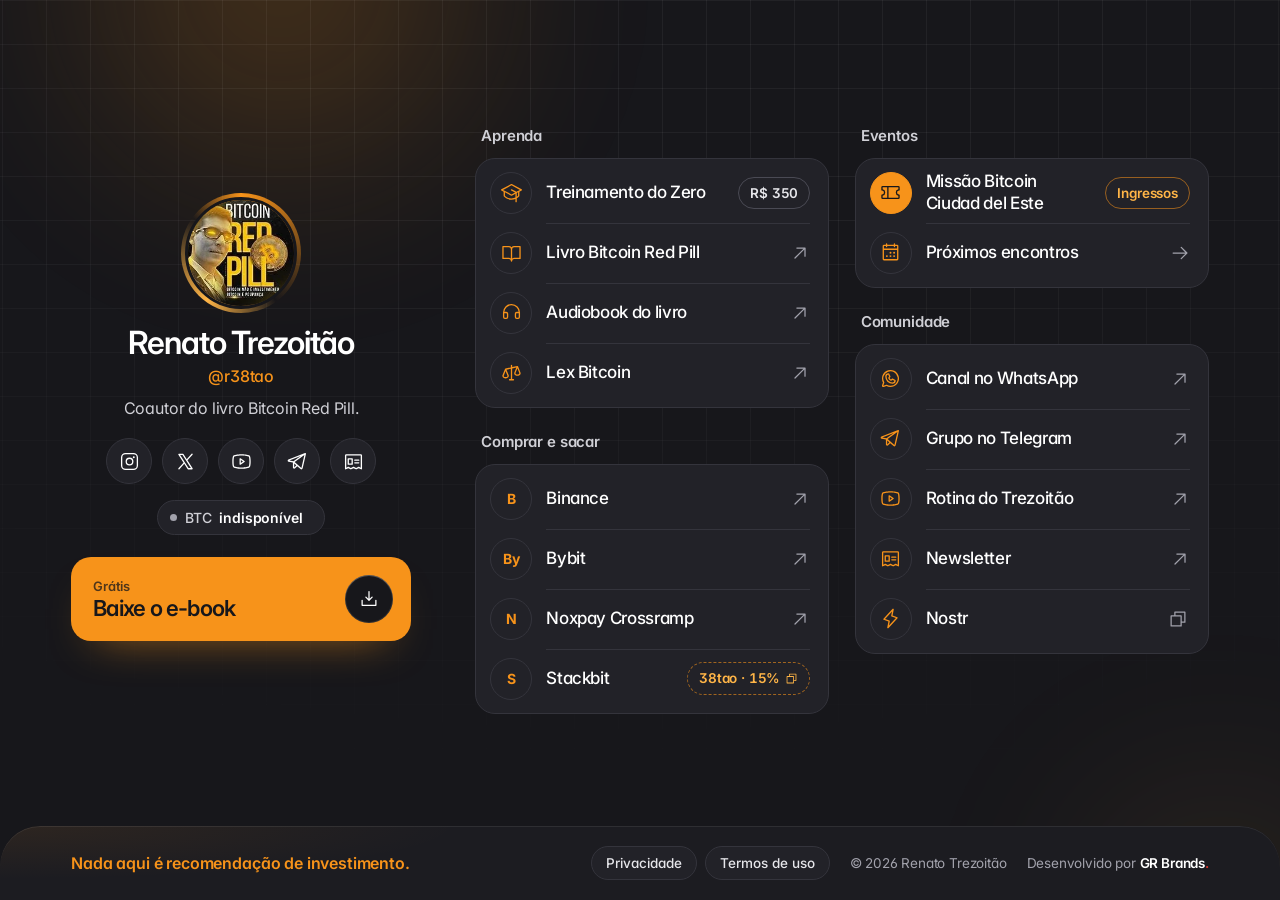
<file: index.html>
<!doctype html>
<html lang="pt-BR">
<head>
  <meta charset="utf-8">
  <!-- ═══ Rastreio: Meta Pixel + CAPI (único da página; sem GTM/GA4/plugins) ═══
       Enquanto o pixel estiver vazio, nada é carregado nem enviado. Ao receber
       o ID, preencha aqui e no capi-config.php (com o access token). -->
  <script>window.LN_TRACK = { pixel: '' };</script>
  <script>if (LN_TRACK.pixel) { var t = document.createElement('script'); t.src = 'tracking.js'; document.head.appendChild(t); }</script>
  <meta name="viewport" content="width=device-width, initial-scale=1, viewport-fit=cover">
  <title>Renato Trezoitão | Links oficiais</title>
  <meta name="description" content="Links oficiais do Renato Trezoitão (@r38tao), coautor do livro Bitcoin Red Pill: e-book grátis, treinamento, eventos e comunidade.">
  <meta name="theme-color" content="#17171B">
  <meta property="og:title" content="Renato Trezoitão · @r38tao">
  <meta property="og:description" content="E-book grátis, treinamento do zero, eventos presenciais e a comunidade oficial.">
  <meta property="og:type" content="website">
  <meta property="og:image" content="assets/renato.webp">
  <link rel="icon" href="assets/favicon.svg" type="image/svg+xml">
  <link rel="icon" href="assets/favicon-32.png" sizes="32x32" type="image/png">
  <link rel="apple-touch-icon" href="assets/favicon-180.png">
  <link rel="preconnect" href="https://fonts.googleapis.com">
  <link rel="preconnect" href="https://fonts.gstatic.com" crossorigin>
  <link href="https://fonts.googleapis.com/css2?family=Inter:opsz,wght@14..32,300..700&display=swap" rel="stylesheet" media="print" onload="this.media='all'">
  <noscript><link href="https://fonts.googleapis.com/css2?family=Inter:opsz,wght@14..32,300..700&display=swap" rel="stylesheet"></noscript>
  <link rel="stylesheet" href="style.css">
  <script>
  /* sem JS ou com "reduzir movimento", o conteúdo nasce visível */
  (function(){try{if(!matchMedia("(prefers-reduced-motion: reduce)").matches)document.documentElement.className+=" anim";}catch(e){}})();
  </script>
</head>
<body>

  <div class="bg" aria-hidden="true">
    <div class="bg__glow bg__glow--1"></div>
    <div class="bg__glow bg__glow--2"></div>
    <div class="bg__grade"></div>
  </div>

  <main class="pagina">

    <!-- ================= PERFIL ================= -->
    <header class="perfil cena">
      <span class="anel a"><img class="perfil__foto" src="assets/renato.webp" alt="Renato Trezoitão" width="104" height="104"></span>
      <h1 class="perfil__nome a">Renato Trezoitão</h1>
      <p class="perfil__handle a">@r38tao</p>
      <p class="perfil__bio a">Coautor do livro Bitcoin Red Pill.</p>

      <nav class="redes a" aria-label="Redes sociais">
        <a href="https://www.instagram.com/r38tao" target="_blank" rel="noopener" aria-label="Instagram"><svg viewBox="0 0 256 256" aria-hidden="true"><path d="M128,80a48,48,0,1,0,48,48A48.05,48.05,0,0,0,128,80Zm0,80a32,32,0,1,1,32-32A32,32,0,0,1,128,160ZM176,24H80A56.06,56.06,0,0,0,24,80v96a56.06,56.06,0,0,0,56,56h96a56.06,56.06,0,0,0,56-56V80A56.06,56.06,0,0,0,176,24Zm40,152a40,40,0,0,1-40,40H80a40,40,0,0,1-40-40V80A40,40,0,0,1,80,40h96a40,40,0,0,1,40,40ZM192,76a12,12,0,1,1-12-12A12,12,0,0,1,192,76Z"/></svg></a>
        <a href="https://x.com/r38tao" target="_blank" rel="noopener" aria-label="X"><svg viewBox="0 0 256 256" aria-hidden="true"><path d="M214.75,211.71l-62.6-98.38,61.77-67.95a8,8,0,0,0-11.84-10.76L143.24,99.34,102.75,35.71A8,8,0,0,0,96,32H48a8,8,0,0,0-6.75,12.3l62.6,98.37-61.77,68a8,8,0,1,0,11.84,10.76l58.84-64.72,40.49,63.63A8,8,0,0,0,160,224h48a8,8,0,0,0,6.75-12.29ZM164.39,208,62.57,48h29L193.43,208Z"/></svg></a>
        <a href="https://www.youtube.com/@rotinadotrezoitao" target="_blank" rel="noopener" aria-label="YouTube"><svg viewBox="0 0 256 256" aria-hidden="true"><path d="M164.44,121.34l-48-32A8,8,0,0,0,104,96v64a8,8,0,0,0,12.44,6.66l48-32a8,8,0,0,0,0-13.32ZM120,145.05V111l25.58,17ZM234.33,69.52a24,24,0,0,0-14.49-16.4C185.56,39.88,131,40,128,40s-57.56-.12-91.84,13.12a24,24,0,0,0-14.49,16.4C19.08,79.5,16,97.74,16,128s3.08,48.5,5.67,58.48a24,24,0,0,0,14.49,16.41C69,215.56,120.4,216,127.34,216h1.32c6.94,0,58.37-.44,91.18-13.11a24,24,0,0,0,14.49-16.41c2.59-10,5.67-28.22,5.67-58.48S236.92,79.5,234.33,69.52Zm-15.49,113a8,8,0,0,1-4.77,5.49c-31.65,12.22-85.48,12-86,12H128c-.54,0-54.33.2-86-12a8,8,0,0,1-4.77-5.49C34.8,173.39,32,156.57,32,128s2.8-45.39,5.16-54.47A8,8,0,0,1,41.93,68c30.52-11.79,81.66-12,85.85-12h.27c.54,0,54.38-.18,86,12a8,8,0,0,1,4.77,5.49C221.2,82.61,224,99.43,224,128S221.2,173.39,218.84,182.47Z"/></svg></a>
        <a href="https://t.me/r38taochannel" target="_blank" rel="noopener" aria-label="Telegram"><svg viewBox="0 0 256 256" aria-hidden="true"><path d="M228.88,26.19a9,9,0,0,0-9.16-1.57L17.06,103.93a14.22,14.22,0,0,0,2.43,27.21L72,141.45V200a15.92,15.92,0,0,0,10,14.83,15.91,15.91,0,0,0,17.51-3.73l25.32-26.26L165,220a15.88,15.88,0,0,0,10.51,4,16.3,16.3,0,0,0,5-.79,15.85,15.85,0,0,0,10.67-11.63L231.77,35A9,9,0,0,0,228.88,26.19Zm-61.14,36L78.15,126.35l-49.6-9.73ZM88,200V152.52l24.79,21.74Zm87.53,8L92.85,135.5l119-85.29Z"/></svg></a>
        <a href="https://amoedo.substack.com/" target="_blank" rel="noopener" aria-label="Substack"><svg viewBox="0 0 256 256" aria-hidden="true"><path d="M216,40H40A16,16,0,0,0,24,56V216a8,8,0,0,0,11.58,7.15L64,208.94l28.42,14.21a8,8,0,0,0,7.16,0L128,208.94l28.42,14.21a8,8,0,0,0,7.16,0L192,208.94l28.42,14.21A8,8,0,0,0,232,216V56A16,16,0,0,0,216,40Zm0,163.06-20.42-10.22a8,8,0,0,0-7.16,0L160,207.06l-28.42-14.22a8,8,0,0,0-7.16,0L96,207.06,67.58,192.84a8,8,0,0,0-7.16,0L40,203.06V56H216ZM136,112a8,8,0,0,1,8-8h48a8,8,0,0,1,0,16H144A8,8,0,0,1,136,112Zm0,32a8,8,0,0,1,8-8h48a8,8,0,0,1,0,16H144A8,8,0,0,1,136,144ZM64,168h48a8,8,0,0,0,8-8V96a8,8,0,0,0-8-8H64a8,8,0,0,0-8,8v64A8,8,0,0,0,64,168Zm8-64h32v48H72Z"/></svg></a>
      </nav>

      <p class="status a" aria-live="polite">
        <i class="status__dot"></i>
        <span>BTC</span>
        <b data-btc-price>…</b>
        <span data-btc-change></span>
      </p>

      <a class="ebook a" data-cta="ebook" href="https://renato38.com.br" target="_blank" rel="noopener">
        <span class="ebook__texto">
          <span class="ebook__tag">Grátis</span>
          <span class="ebook__titulo">Baixe o e-book</span>
        </span>
        <span class="ebook__seta"><svg viewBox="0 0 256 256" aria-hidden="true"><path d="M224,144v64a8,8,0,0,1-8,8H40a8,8,0,0,1-8-8V144a8,8,0,0,1,16,0v56H208V144a8,8,0,0,1,16,0Zm-101.66,5.66a8,8,0,0,0,11.32,0l40-40a8,8,0,0,0-11.32-11.32L136,124.69V32a8,8,0,0,0-16,0v92.69L93.66,98.34a8,8,0,0,0-11.32,11.32Z"/></svg></span>
      </a>
    </header>

    <!-- ================= LINKS ================= -->
    <div class="links">

      <div class="coluna">
        <section class="grupo cena" aria-labelledby="g-aprenda">
          <h2 class="grupo__titulo a" id="g-aprenda">Aprenda</h2>
          <div class="lista">
            <a class="item a" data-cta="treinamento" href="curso/">
              <span class="item__ico"><svg viewBox="0 0 256 256" aria-hidden="true"><path d="M251.76,88.94l-120-64a8,8,0,0,0-7.52,0l-120,64a8,8,0,0,0,0,14.12L32,117.87v48.42a15.91,15.91,0,0,0,4.06,10.65C49.16,191.53,78.51,216,128,216a130,130,0,0,0,48-8.76V240a8,8,0,0,0,16,0V199.51a115.63,115.63,0,0,0,27.94-22.57A15.91,15.91,0,0,0,224,166.29V117.87l27.76-14.81a8,8,0,0,0,0-14.12ZM128,200c-43.27,0-68.72-21.14-80-33.71V126.4l76.24,40.66a8,8,0,0,0,7.52,0L176,143.47v46.34C163.4,195.69,147.52,200,128,200Zm80-33.75a97.83,97.83,0,0,1-16,14.25V134.93l16-8.53ZM188,118.94l-.22-.13-56-29.87a8,8,0,0,0-7.52,14.12L171,128l-43,22.93L25,96,128,41.07,231,96Z"/></svg></span>
              <span class="item__nome">Treinamento do Zero</span>
              <span class="chip">R$ 350</span>
            </a>
            <a class="item a" data-cta="livro" href="https://livrariaalexandrecosta.com.br/bitcoin-red-pill-3-edicao" target="_blank" rel="noopener">
              <span class="item__ico"><svg viewBox="0 0 256 256" aria-hidden="true"><path d="M232,48H160a40,40,0,0,0-32,16A40,40,0,0,0,96,48H24a8,8,0,0,0-8,8V200a8,8,0,0,0,8,8H96a24,24,0,0,1,24,24,8,8,0,0,0,16,0,24,24,0,0,1,24-24h72a8,8,0,0,0,8-8V56A8,8,0,0,0,232,48ZM96,192H32V64H96a24,24,0,0,1,24,24V200A39.81,39.81,0,0,0,96,192Zm128,0H160a39.81,39.81,0,0,0-24,8V88a24,24,0,0,1,24-24h64Z"/></svg></span>
              <span class="item__nome">Livro Bitcoin Red Pill</span>
              <span class="item__seta"><svg viewBox="0 0 256 256" aria-hidden="true"><path d="M200,64V168a8,8,0,0,1-16,0V83.31L69.66,197.66a8,8,0,0,1-11.32-11.32L172.69,72H88a8,8,0,0,1,0-16H192A8,8,0,0,1,200,64Z"/></svg></span>
            </a>
            <a class="item a" data-cta="audiobook" href="https://www.youtube.com/playlist?list=PLVHTYODvQvjMoQo2OybAj5pJEPk5JYRh1" target="_blank" rel="noopener">
              <span class="item__ico"><svg viewBox="0 0 256 256" aria-hidden="true"><path d="M201.89,54.66A103.43,103.43,0,0,0,128.79,24H128A104,104,0,0,0,24,128v56a24,24,0,0,0,24,24H64a24,24,0,0,0,24-24V144a24,24,0,0,0-24-24H40.36A88,88,0,0,1,128,40h.67a87.71,87.71,0,0,1,87,80H192a24,24,0,0,0-24,24v40a24,24,0,0,0,24,24h16a24,24,0,0,0,24-24V128A103.41,103.41,0,0,0,201.89,54.66ZM64,136a8,8,0,0,1,8,8v40a8,8,0,0,1-8,8H48a8,8,0,0,1-8-8V136Zm152,48a8,8,0,0,1-8,8H192a8,8,0,0,1-8-8V144a8,8,0,0,1,8-8h24Z"/></svg></span>
              <span class="item__nome">Audiobook do livro</span>
              <span class="item__seta"><svg viewBox="0 0 256 256" aria-hidden="true"><path d="M200,64V168a8,8,0,0,1-16,0V83.31L69.66,197.66a8,8,0,0,1-11.32-11.32L172.69,72H88a8,8,0,0,1,0-16H192A8,8,0,0,1,200,64Z"/></svg></span>
            </a>
            <a class="item a" data-cta="lexbitcoin" href="https://lexbitcoin.com.br" target="_blank" rel="noopener">
              <span class="item__ico"><svg viewBox="0 0 256 256" aria-hidden="true"><path d="M239.43,133l-32-80h0a8,8,0,0,0-9.16-4.84L136,62V40a8,8,0,0,0-16,0V65.58L54.26,80.19A8,8,0,0,0,48.57,85h0v.06L16.57,165a7.92,7.92,0,0,0-.57,3c0,23.31,24.54,32,40,32s40-8.69,40-32a7.92,7.92,0,0,0-.57-3L66.92,93.77,120,82V208H104a8,8,0,0,0,0,16h48a8,8,0,0,0,0-16H136V78.42L187,67.1,160.57,133a7.92,7.92,0,0,0-.57,3c0,23.31,24.54,32,40,32s40-8.69,40-32A7.92,7.92,0,0,0,239.43,133ZM56,184c-7.53,0-22.76-3.61-23.93-14.64L56,109.54l23.93,59.82C78.76,180.39,63.53,184,56,184Zm144-32c-7.53,0-22.76-3.61-23.93-14.64L200,77.54l23.93,59.82C222.76,148.39,207.53,152,200,152Z"/></svg></span>
              <span class="item__nome">Lex Bitcoin</span>
              <span class="item__seta"><svg viewBox="0 0 256 256" aria-hidden="true"><path d="M200,64V168a8,8,0,0,1-16,0V83.31L69.66,197.66a8,8,0,0,1-11.32-11.32L172.69,72H88a8,8,0,0,1,0-16H192A8,8,0,0,1,200,64Z"/></svg></span>
            </a>
          </div>
        </section>

        <section class="grupo cena" aria-labelledby="g-comprar">
          <h2 class="grupo__titulo a" id="g-comprar">Comprar e sacar</h2>
          <div class="lista">
            <a class="item a" data-cta="binance" href="https://d9wf.short.gy/r38tao" target="_blank" rel="noopener">
              <span class="item__ico item__ico--letra">B</span>
              <span class="item__nome">Binance</span>
              <span class="item__seta"><svg viewBox="0 0 256 256" aria-hidden="true"><path d="M200,64V168a8,8,0,0,1-16,0V83.31L69.66,197.66a8,8,0,0,1-11.32-11.32L172.69,72H88a8,8,0,0,1,0-16H192A8,8,0,0,1,200,64Z"/></svg></span>
            </a>
            <a class="item a" data-cta="bybit" href="https://www.bybit.com/en/exclusive-user-campaign/?campaign_id=30856&amp;affiliate_id=77408" target="_blank" rel="noopener">
              <span class="item__ico item__ico--letra">By</span>
              <span class="item__nome">Bybit</span>
              <span class="item__seta"><svg viewBox="0 0 256 256" aria-hidden="true"><path d="M200,64V168a8,8,0,0,1-16,0V83.31L69.66,197.66a8,8,0,0,1-11.32-11.32L172.69,72H88a8,8,0,0,1,0-16H192A8,8,0,0,1,200,64Z"/></svg></span>
            </a>
            <a class="item a" data-cta="noxpay" href="https://crossramp.noxpay.io/?landing_crossramp=38itao" target="_blank" rel="noopener">
              <span class="item__ico item__ico--letra">N</span>
              <span class="item__nome">Noxpay Crossramp</span>
              <span class="item__seta"><svg viewBox="0 0 256 256" aria-hidden="true"><path d="M200,64V168a8,8,0,0,1-16,0V83.31L69.66,197.66a8,8,0,0,1-11.32-11.32L172.69,72H88a8,8,0,0,1,0-16H192A8,8,0,0,1,200,64Z"/></svg></span>
            </a>
            <a class="item a" data-cta="stackbit" href="https://stackbit.me" target="_blank" rel="noopener">
              <span class="item__ico item__ico--letra">S</span>
              <span class="item__nome">Stackbit</span>
              <span class="chip chip--cupom" role="button" tabindex="0" data-copy="38tao" aria-label="Copiar cupom 38tao" title="Copiar cupom">38tao · 15% <svg viewBox="0 0 256 256" aria-hidden="true"><path d="M216,32H88a8,8,0,0,0-8,8V80H40a8,8,0,0,0-8,8V216a8,8,0,0,0,8,8H168a8,8,0,0,0,8-8V176h40a8,8,0,0,0,8-8V40A8,8,0,0,0,216,32ZM160,208H48V96H160Zm48-48H176V88a8,8,0,0,0-8-8H96V48H208Z"/></svg></span>
            </a>
          </div>
        </section>
      </div>

      <div class="coluna">
        <section class="grupo cena" aria-labelledby="g-eventos">
          <h2 class="grupo__titulo a" id="g-eventos">Eventos</h2>
          <div class="lista">
            <a class="item item--destaque a" data-cta="missao" href="https://missaobitcoin.pagtickets.com.br/missao-bitcoin-ciudad-del-este-2a-edicao__23740" target="_blank" rel="noopener">
              <span class="item__ico"><svg viewBox="0 0 256 256" aria-hidden="true"><path d="M232,104a8,8,0,0,0,8-8V64a16,16,0,0,0-16-16H32A16,16,0,0,0,16,64V96a8,8,0,0,0,8,8,24,24,0,0,1,0,48,8,8,0,0,0-8,8v32a16,16,0,0,0,16,16H224a16,16,0,0,0,16-16V160a8,8,0,0,0-8-8,24,24,0,0,1,0-48ZM32,167.2a40,40,0,0,0,0-78.4V64H88V192H32Zm192,0V192H104V64H224V88.8a40,40,0,0,0,0,78.4Z"/></svg></span>
              <span class="item__nome">Missão Bitcoin Ciudad del Este</span>
              <span class="chip chip--laranja">Ingressos</span>
            </a>
            <a class="item a" data-cta="agenda" href="eventos/">
              <span class="item__ico"><svg viewBox="0 0 256 256" aria-hidden="true"><path d="M208,32H184V24a8,8,0,0,0-16,0v8H88V24a8,8,0,0,0-16,0v8H48A16,16,0,0,0,32,48V208a16,16,0,0,0,16,16H208a16,16,0,0,0,16-16V48A16,16,0,0,0,208,32ZM72,48v8a8,8,0,0,0,16,0V48h80v8a8,8,0,0,0,16,0V48h24V80H48V48ZM208,208H48V96H208V208Zm-68-76a12,12,0,1,1-12-12A12,12,0,0,1,140,132Zm44,0a12,12,0,1,1-12-12A12,12,0,0,1,184,132ZM96,172a12,12,0,1,1-12-12A12,12,0,0,1,96,172Zm44,0a12,12,0,1,1-12-12A12,12,0,0,1,140,172Zm44,0a12,12,0,1,1-12-12A12,12,0,0,1,184,172Z"/></svg></span>
              <span class="item__nome">Próximos encontros</span>
              <span class="item__seta"><svg viewBox="0 0 256 256" aria-hidden="true"><path d="M221.66,133.66l-72,72a8,8,0,0,1-11.32-11.32L196.69,136H40a8,8,0,0,1,0-16H196.69L138.34,61.66a8,8,0,0,1,11.32-11.32l72,72A8,8,0,0,1,221.66,133.66Z"/></svg></span>
            </a>
          </div>
        </section>

        <section class="grupo cena" aria-labelledby="g-comunidade">
          <h2 class="grupo__titulo a" id="g-comunidade">Comunidade</h2>
          <div class="lista">
            <a class="item a" data-cta="whatsapp" href="https://whatsapp.com/channel/0029Vb8euzdJkK7FTJ0eOz39" target="_blank" rel="noopener">
              <span class="item__ico"><svg viewBox="0 0 256 256" aria-hidden="true"><path d="M187.58,144.84l-32-16a8,8,0,0,0-8,.5l-14.69,9.8a40.55,40.55,0,0,1-16-16l9.8-14.69a8,8,0,0,0,.5-8l-16-32A8,8,0,0,0,104,64a40,40,0,0,0-40,40,88.1,88.1,0,0,0,88,88,40,40,0,0,0,40-40A8,8,0,0,0,187.58,144.84ZM152,176a72.08,72.08,0,0,1-72-72A24,24,0,0,1,99.29,80.46l11.48,23L101,118a8,8,0,0,0-.73,7.51,56.47,56.47,0,0,0,30.15,30.15A8,8,0,0,0,138,155l14.61-9.74,23,11.48A24,24,0,0,1,152,176ZM128,24A104,104,0,0,0,36.18,176.88L24.83,210.93a16,16,0,0,0,20.24,20.24l34.05-11.35A104,104,0,1,0,128,24Zm0,192a87.87,87.87,0,0,1-44.06-11.81,8,8,0,0,0-6.54-.67L40,216,52.47,178.6a8,8,0,0,0-.66-6.54A88,88,0,1,1,128,216Z"/></svg></span>
              <span class="item__nome">Canal no WhatsApp</span>
              <span class="item__seta"><svg viewBox="0 0 256 256" aria-hidden="true"><path d="M200,64V168a8,8,0,0,1-16,0V83.31L69.66,197.66a8,8,0,0,1-11.32-11.32L172.69,72H88a8,8,0,0,1,0-16H192A8,8,0,0,1,200,64Z"/></svg></span>
            </a>
            <a class="item a" data-cta="telegram" href="https://t.me/r38taochannel" target="_blank" rel="noopener">
              <span class="item__ico"><svg viewBox="0 0 256 256" aria-hidden="true"><path d="M228.88,26.19a9,9,0,0,0-9.16-1.57L17.06,103.93a14.22,14.22,0,0,0,2.43,27.21L72,141.45V200a15.92,15.92,0,0,0,10,14.83,15.91,15.91,0,0,0,17.51-3.73l25.32-26.26L165,220a15.88,15.88,0,0,0,10.51,4,16.3,16.3,0,0,0,5-.79,15.85,15.85,0,0,0,10.67-11.63L231.77,35A9,9,0,0,0,228.88,26.19Zm-61.14,36L78.15,126.35l-49.6-9.73ZM88,200V152.52l24.79,21.74Zm87.53,8L92.85,135.5l119-85.29Z"/></svg></span>
              <span class="item__nome">Grupo no Telegram</span>
              <span class="item__seta"><svg viewBox="0 0 256 256" aria-hidden="true"><path d="M200,64V168a8,8,0,0,1-16,0V83.31L69.66,197.66a8,8,0,0,1-11.32-11.32L172.69,72H88a8,8,0,0,1,0-16H192A8,8,0,0,1,200,64Z"/></svg></span>
            </a>
            <a class="item a" data-cta="youtube" href="https://www.youtube.com/@rotinadotrezoitao" target="_blank" rel="noopener">
              <span class="item__ico"><svg viewBox="0 0 256 256" aria-hidden="true"><path d="M164.44,121.34l-48-32A8,8,0,0,0,104,96v64a8,8,0,0,0,12.44,6.66l48-32a8,8,0,0,0,0-13.32ZM120,145.05V111l25.58,17ZM234.33,69.52a24,24,0,0,0-14.49-16.4C185.56,39.88,131,40,128,40s-57.56-.12-91.84,13.12a24,24,0,0,0-14.49,16.4C19.08,79.5,16,97.74,16,128s3.08,48.5,5.67,58.48a24,24,0,0,0,14.49,16.41C69,215.56,120.4,216,127.34,216h1.32c6.94,0,58.37-.44,91.18-13.11a24,24,0,0,0,14.49-16.41c2.59-10,5.67-28.22,5.67-58.48S236.92,79.5,234.33,69.52Zm-15.49,113a8,8,0,0,1-4.77,5.49c-31.65,12.22-85.48,12-86,12H128c-.54,0-54.33.2-86-12a8,8,0,0,1-4.77-5.49C34.8,173.39,32,156.57,32,128s2.8-45.39,5.16-54.47A8,8,0,0,1,41.93,68c30.52-11.79,81.66-12,85.85-12h.27c.54,0,54.38-.18,86,12a8,8,0,0,1,4.77,5.49C221.2,82.61,224,99.43,224,128S221.2,173.39,218.84,182.47Z"/></svg></span>
              <span class="item__nome">Rotina do Trezoitão</span>
              <span class="item__seta"><svg viewBox="0 0 256 256" aria-hidden="true"><path d="M200,64V168a8,8,0,0,1-16,0V83.31L69.66,197.66a8,8,0,0,1-11.32-11.32L172.69,72H88a8,8,0,0,1,0-16H192A8,8,0,0,1,200,64Z"/></svg></span>
            </a>
            <a class="item a" data-cta="newsletter" href="https://amoedo.substack.com/" target="_blank" rel="noopener">
              <span class="item__ico"><svg viewBox="0 0 256 256" aria-hidden="true"><path d="M216,40H40A16,16,0,0,0,24,56V216a8,8,0,0,0,11.58,7.15L64,208.94l28.42,14.21a8,8,0,0,0,7.16,0L128,208.94l28.42,14.21a8,8,0,0,0,7.16,0L192,208.94l28.42,14.21A8,8,0,0,0,232,216V56A16,16,0,0,0,216,40Zm0,163.06-20.42-10.22a8,8,0,0,0-7.16,0L160,207.06l-28.42-14.22a8,8,0,0,0-7.16,0L96,207.06,67.58,192.84a8,8,0,0,0-7.16,0L40,203.06V56H216ZM136,112a8,8,0,0,1,8-8h48a8,8,0,0,1,0,16H144A8,8,0,0,1,136,112Zm0,32a8,8,0,0,1,8-8h48a8,8,0,0,1,0,16H144A8,8,0,0,1,136,144ZM64,168h48a8,8,0,0,0,8-8V96a8,8,0,0,0-8-8H64a8,8,0,0,0-8,8v64A8,8,0,0,0,64,168Zm8-64h32v48H72Z"/></svg></span>
              <span class="item__nome">Newsletter</span>
              <span class="item__seta"><svg viewBox="0 0 256 256" aria-hidden="true"><path d="M200,64V168a8,8,0,0,1-16,0V83.31L69.66,197.66a8,8,0,0,1-11.32-11.32L172.69,72H88a8,8,0,0,1,0-16H192A8,8,0,0,1,200,64Z"/></svg></span>
            </a>
            <a class="item a" data-cta="nostr" href="https://primal.net/p/npub17hgdpn9xnt5zyxlx8pz0uuus8d23pxwr9a5vq96nw5nawx20zxnsj6fym6" target="_blank" rel="noopener">
              <span class="item__ico"><svg viewBox="0 0 256 256" aria-hidden="true"><path d="M215.79,118.17a8,8,0,0,0-5-5.66L153.18,90.9l14.66-73.33a8,8,0,0,0-13.69-7l-112,120a8,8,0,0,0,3,13l57.63,21.61L88.16,238.43a8,8,0,0,0,13.69,7l112-120A8,8,0,0,0,215.79,118.17ZM109.37,214l10.47-52.38a8,8,0,0,0-5-9.06L62,132.71l84.62-90.66L136.16,94.43a8,8,0,0,0,5,9.06l52.8,19.8Z"/></svg></span>
              <span class="item__nome">Nostr</span>
              <span class="item__seta item__seta--copiar" role="button" tabindex="0" data-copy="npub17hgdpn9xnt5zyxlx8pz0uuus8d23pxwr9a5vq96nw5nawx20zxnsj6fym6" aria-label="Copiar npub" title="Copiar npub"><svg viewBox="0 0 256 256" aria-hidden="true"><path d="M216,32H88a8,8,0,0,0-8,8V80H40a8,8,0,0,0-8,8V216a8,8,0,0,0,8,8H168a8,8,0,0,0,8-8V176h40a8,8,0,0,0,8-8V40A8,8,0,0,0,216,32ZM160,208H48V96H160Zm48-48H176V88a8,8,0,0,0-8-8H96V48H208Z"/></svg></span>
            </a>
          </div>
        </section>
      </div>

    </div>

    <footer class="rodape cena">
      <p class="rodape__legal a">
        <button type="button" class="legal" data-modal="modalPrivacidade">Privacidade</button>
        <button type="button" class="legal" data-modal="modalTermos">Termos de uso</button>
      </p>
      <p class="rodape__aviso a">Nada aqui é recomendação de investimento.</p>
      <p class="rodape__base a">
        <span>© <span id="ano">2026</span> Renato Trezoitão</span>
        <span>Desenvolvido por <a href="https://grbrands.com.br" target="_blank" rel="noopener">GR Brands<span class="ponto-gr">.</span></a></span>
      </p>
    </footer>
  </main>

  <!-- ============================================================
       MODAIS: abrem sobre a própria página, sem recarregar nem navegar
       ============================================================ -->

  <!-- ---------- Política de Privacidade ---------- -->
  <div class="modal" id="modalPrivacidade" role="dialog" aria-modal="true" aria-labelledby="tituloPrivacidade" hidden>
    <div class="modal__fundo" data-fechar></div>
    <div class="modal__caixa">
      <div class="modal__topo">
        <div>
          <h2 id="tituloPrivacidade">Política de Privacidade</h2>
          <p class="atualizado">Última atualização: <span class="marcador">[INSERIR DATA]</span></p>
        </div>
        <button type="button" class="modal__fechar" data-fechar aria-label="Fechar">✕</button>
      </div>
      <div class="modal__corpo" tabindex="0">
        <p>Esta Política descreve como <strong>Renato Trezoitão</strong> (<span class="marcador">[RAZÃO SOCIAL]</span>, CNPJ <span class="marcador">[CNPJ]</span>, com sede em <span class="marcador">[ENDEREÇO COMPLETO]</span>) trata dados pessoais nesta página, em conformidade com a Lei nº 13.709/2018, a Lei Geral de Proteção de Dados Pessoais (LGPD).</p>
        <p>Esta é uma <strong>página de links</strong>: sua única função é reunir em uma tela os canais oficiais de @r38tao. Ela não possui formulário, cadastro, área de login nem processamento de pagamentos.</p>

        <h3>1. Quais dados são coletados por esta página</h3>
        <p><strong>Nenhum dado pessoal é solicitado ou digitado aqui.</strong> Não há campos para preencher e a página não mantém banco de dados próprio.</p>
        <p>A página registra, para medição de anúncios, a visita e o botão clicado, associados a identificadores de navegador descritos no <strong>item 5</strong>. Não há nome, telefone nem e-mail envolvidos.</p>
        <p>Como em qualquer site, o servidor de hospedagem pode registrar automaticamente alguns dados técnicos de acesso: endereço IP, data e hora, tipo de navegador e dispositivo. Esses registros ficam sob a guarda de <span class="marcador">[PROVEDOR DE HOSPEDAGEM]</span>, conforme o art. 15 do Marco Civil da Internet.</p>
        <p>A cotação do Bitcoin exibida no topo é consultada na API pública da <strong>CoinGecko</strong>, que recebe o endereço IP e dados básicos do navegador no momento da consulta.</p>

        <h3>2. Finalidade do tratamento</h3>
        <p>A página existe para <strong>encaminhar o visitante ao canal que ele escolher</strong> e para <strong>medir o resultado dos anúncios</strong> que trazem essas visitas. Não há disparo de mensagens em massa, venda ou cessão de dados.</p>

        <h3>3. Base legal do tratamento</h3>
        <ul>
          <li><strong>Art. 7º, IX, da LGPD</strong>: legítimo interesse, restrito à operação técnica da página e à medição de anúncios, sujeita à oposição do titular;</li>
          <li><strong>Art. 7º, II, da LGPD</strong> e <strong>art. 15 do Marco Civil da Internet</strong>: guarda de registros de acesso, quando aplicável;</li>
          <li><strong>Art. 7º, V, da LGPD</strong>: procedimentos preliminares a contrato, quando você segue para um dos serviços de destino e informa seus dados <em>lá</em>.</li>
        </ul>

        <h3>4. Serviços de terceiros</h3>
        <p>No carregamento da página há contato com o <strong>Google Fonts</strong> (tipografias), a <strong>CoinGecko</strong> (cotação), a <strong>Meta Platforms</strong> (item 5) e o provedor de hospedagem.</p>
        <p>Ao clicar em um botão, você é levado a um serviço externo com política de privacidade própria: renato38.com.br, Missão Bitcoin (PagTickets), Livraria Alexandre Costa, Lex Bitcoin, WhatsApp, Telegram, YouTube, Substack, Primal (Nostr), X, Instagram, Binance, Bybit, Noxpay e Stackbit. O tratamento feito dentro desses serviços não é controlado por esta página.</p>

        <h3>5. Cookies e tecnologias de rastreamento</h3>
        <p>Esta página pode utilizar o <strong>Meta Pixel</strong> e a <strong>API de Conversões da Meta</strong> para medir o resultado dos anúncios. Não há Google Analytics, Google Tag Manager nem outra ferramenta de rastreamento.</p>
        <p>São registrados a visita e qual botão foi clicado. Para isso são gravados no navegador os cookies <strong>_fbp</strong> e <strong>_fbc</strong>, da Meta, e um identificador interno (<strong>_ln_id</strong>, também em armazenamento local). Eles duram até <strong>180 dias</strong> e servem apenas à medição de anúncios. Você pode apagá-los no navegador sem prejuízo para o uso da página.</p>

        <h3>6. Direitos do titular</h3>
        <p>Nos termos do art. 18 da LGPD, você pode pedir confirmação de tratamento, acesso, correção, anonimização, eliminação, portabilidade, informação sobre compartilhamento e revogação do consentimento.</p>

        <h3>7. Contato</h3>
        <p>Pedidos sobre seus dados: <span class="marcador">[E-MAIL DE CONTATO]</span>. Encarregado (DPO): <span class="marcador">[NOME DO ENCARREGADO / "não designado"]</span>.</p>

        <h3>8. Alterações</h3>
        <p>A versão vigente é sempre a exibida nesta página, com a data de atualização indicada no topo.</p>
      </div>
    </div>
  </div>

  <!-- ---------- Termos de Uso ---------- -->
  <div class="modal" id="modalTermos" role="dialog" aria-modal="true" aria-labelledby="tituloTermos" hidden>
    <div class="modal__fundo" data-fechar></div>
    <div class="modal__caixa">
      <div class="modal__topo">
        <div>
          <h2 id="tituloTermos">Termos de Uso</h2>
          <p class="atualizado">Última atualização: <span class="marcador">[INSERIR DATA]</span></p>
        </div>
        <button type="button" class="modal__fechar" data-fechar aria-label="Fechar">✕</button>
      </div>
      <div class="modal__corpo" tabindex="0">
        <p>Estes Termos regulam o uso desta página de links de <strong>Renato Trezoitão</strong> (<span class="marcador">[RAZÃO SOCIAL]</span>, CNPJ <span class="marcador">[CNPJ]</span>). Ao navegar ou clicar em qualquer botão, você declara que leu e concorda com as condições abaixo.</p>

        <h3>1. Objeto da página</h3>
        <p>Finalidade exclusivamente informativa: reunir os canais oficiais de @r38tao. <strong>Nenhuma compra ou pagamento é feito aqui.</strong> Cada botão abre um serviço externo, e a partir do clique valem os termos desse serviço.</p>

        <h3>2. Não é recomendação de investimento</h3>
        <p>Os conteúdos, a cotação exibida e os serviços indicados têm caráter educativo e informativo. Nada nesta página constitui recomendação de compra ou venda de ativos. Criptoativos têm alta volatilidade; decida com base na sua própria pesquisa.</p>

        <h3>3. Links de parceiros</h3>
        <p>Alguns links (como Binance, Bybit, Noxpay e Stackbit) são de afiliado ou trazem cupom, e podem gerar comissão sem custo extra para você. Preços, taxas, cupons e condições são definidos pelos parceiros e podem mudar sem aviso.</p>

        <h3>4. Cotação do Bitcoin</h3>
        <p>O valor exibido no topo vem de fonte pública (CoinGecko), é atualizado a cada minuto e serve apenas como referência. Pode haver atraso ou indisponibilidade.</p>

        <h3>5. Propriedade intelectual</h3>
        <p>Nome, imagem e textos desta página pertencem a Renato Trezoitão. As marcas citadas pertencem a seus titulares e aparecem apenas para identificar os canais. Tipografias Inter e JetBrains Mono sob a SIL Open Font License.</p>

        <h3>6. Disponibilidade</h3>
        <p>Empregamos esforços razoáveis para manter os links corretos, sem garantia de funcionamento ininterrupto. Nada nestes Termos afasta os direitos do Código de Defesa do Consumidor.</p>

        <h3>7. Privacidade</h3>
        <p>O tratamento de dados está descrito na <strong>Política de Privacidade</strong>, parte integrante destes Termos.</p>

        <h3>8. Lei aplicável e foro</h3>
        <p>Aplica-se a legislação brasileira. Foro da comarca de <span class="marcador">[CIDADE/UF]</span>, ressalvado o foro do domicílio do consumidor.</p>
      </div>
    </div>
  </div>

  <div class="toast" id="toast" role="status">Copiado</div>

  <script src="luz.js" defer></script>
  <script src="script.js" defer></script>
</body>
</html>
</file>
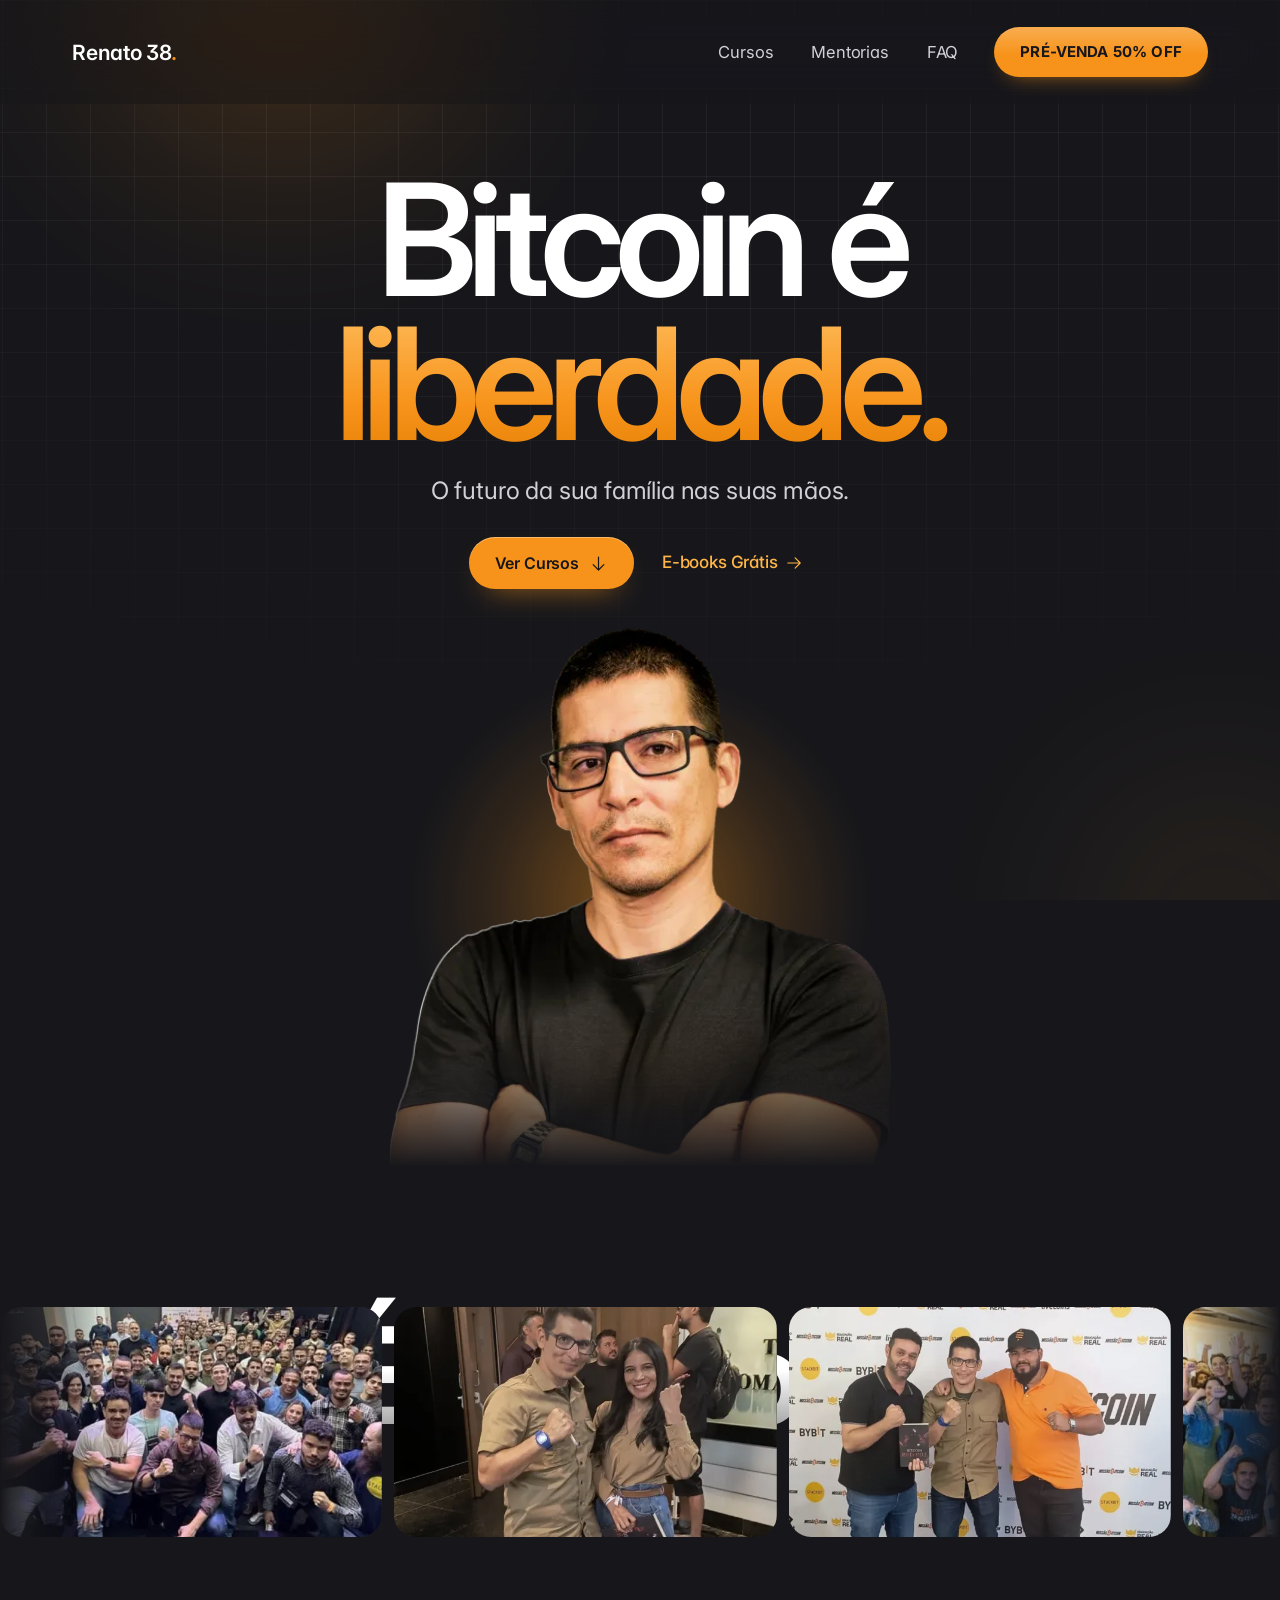
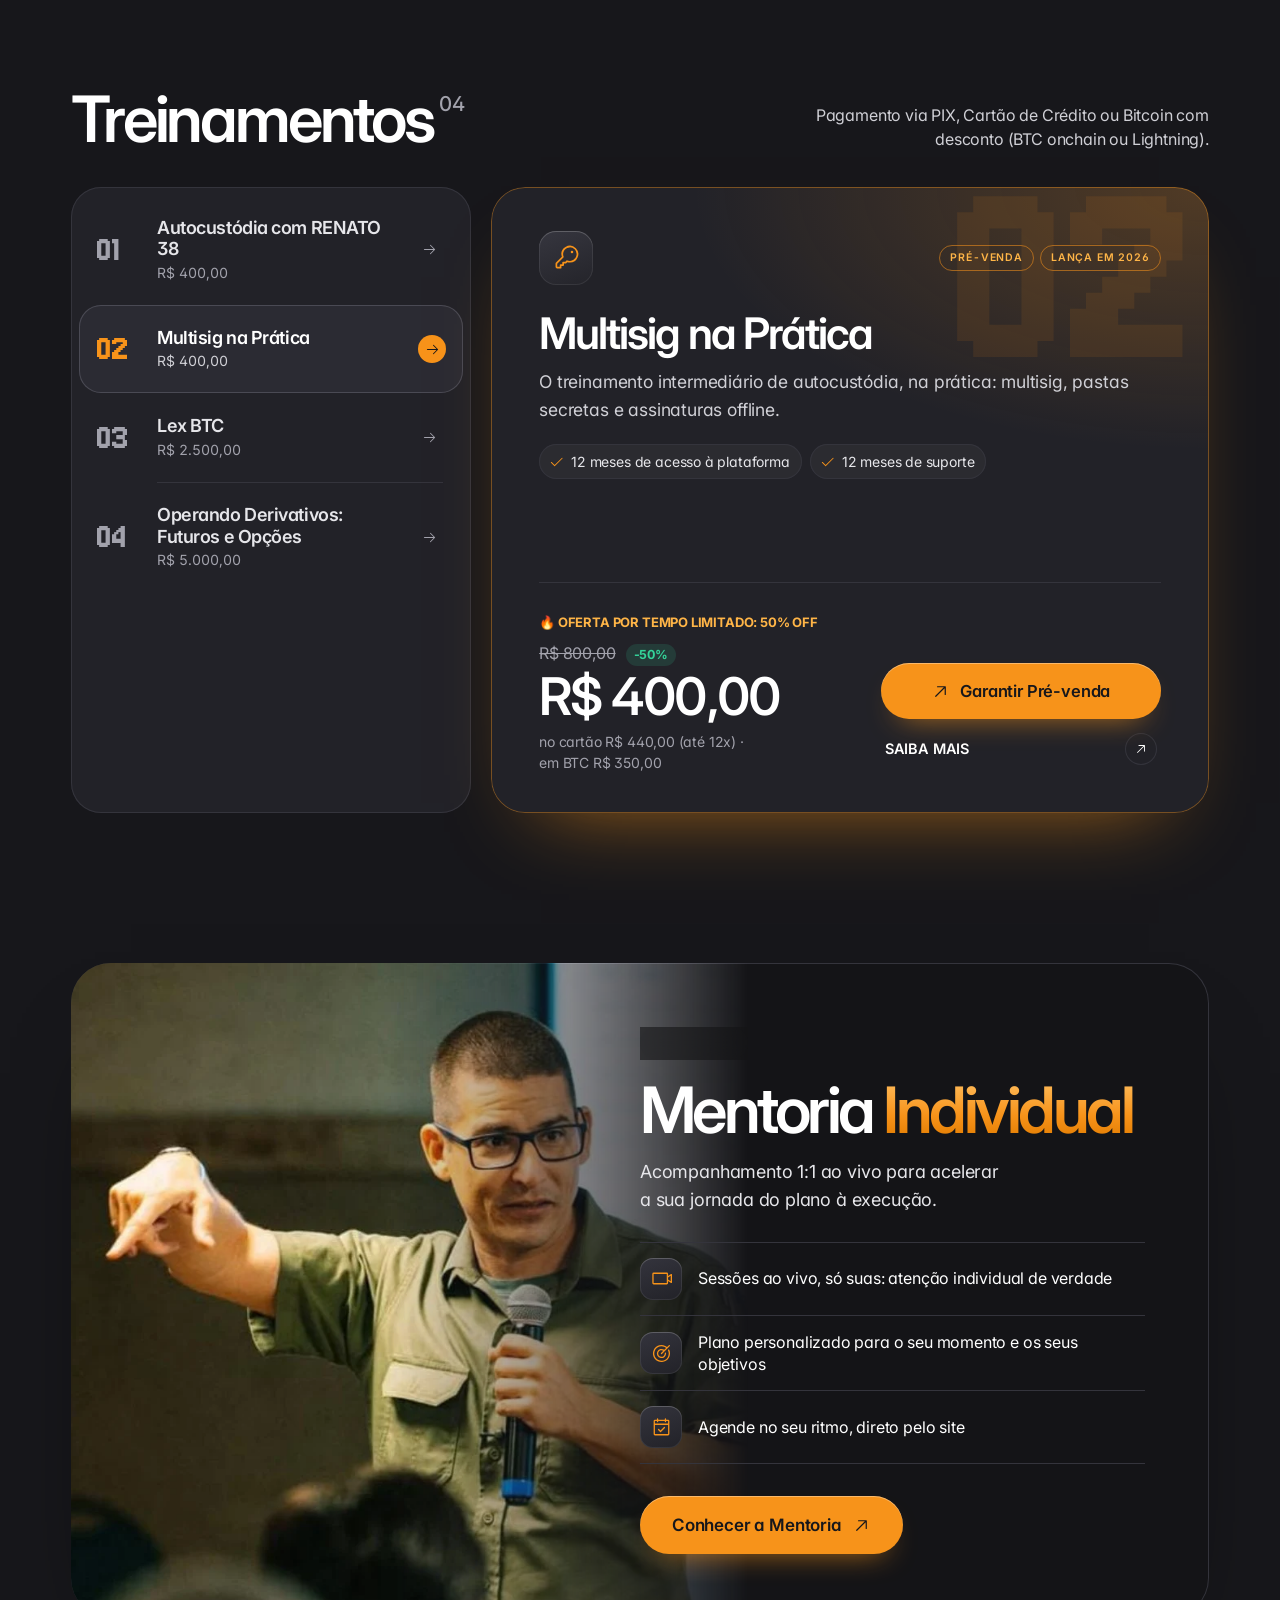
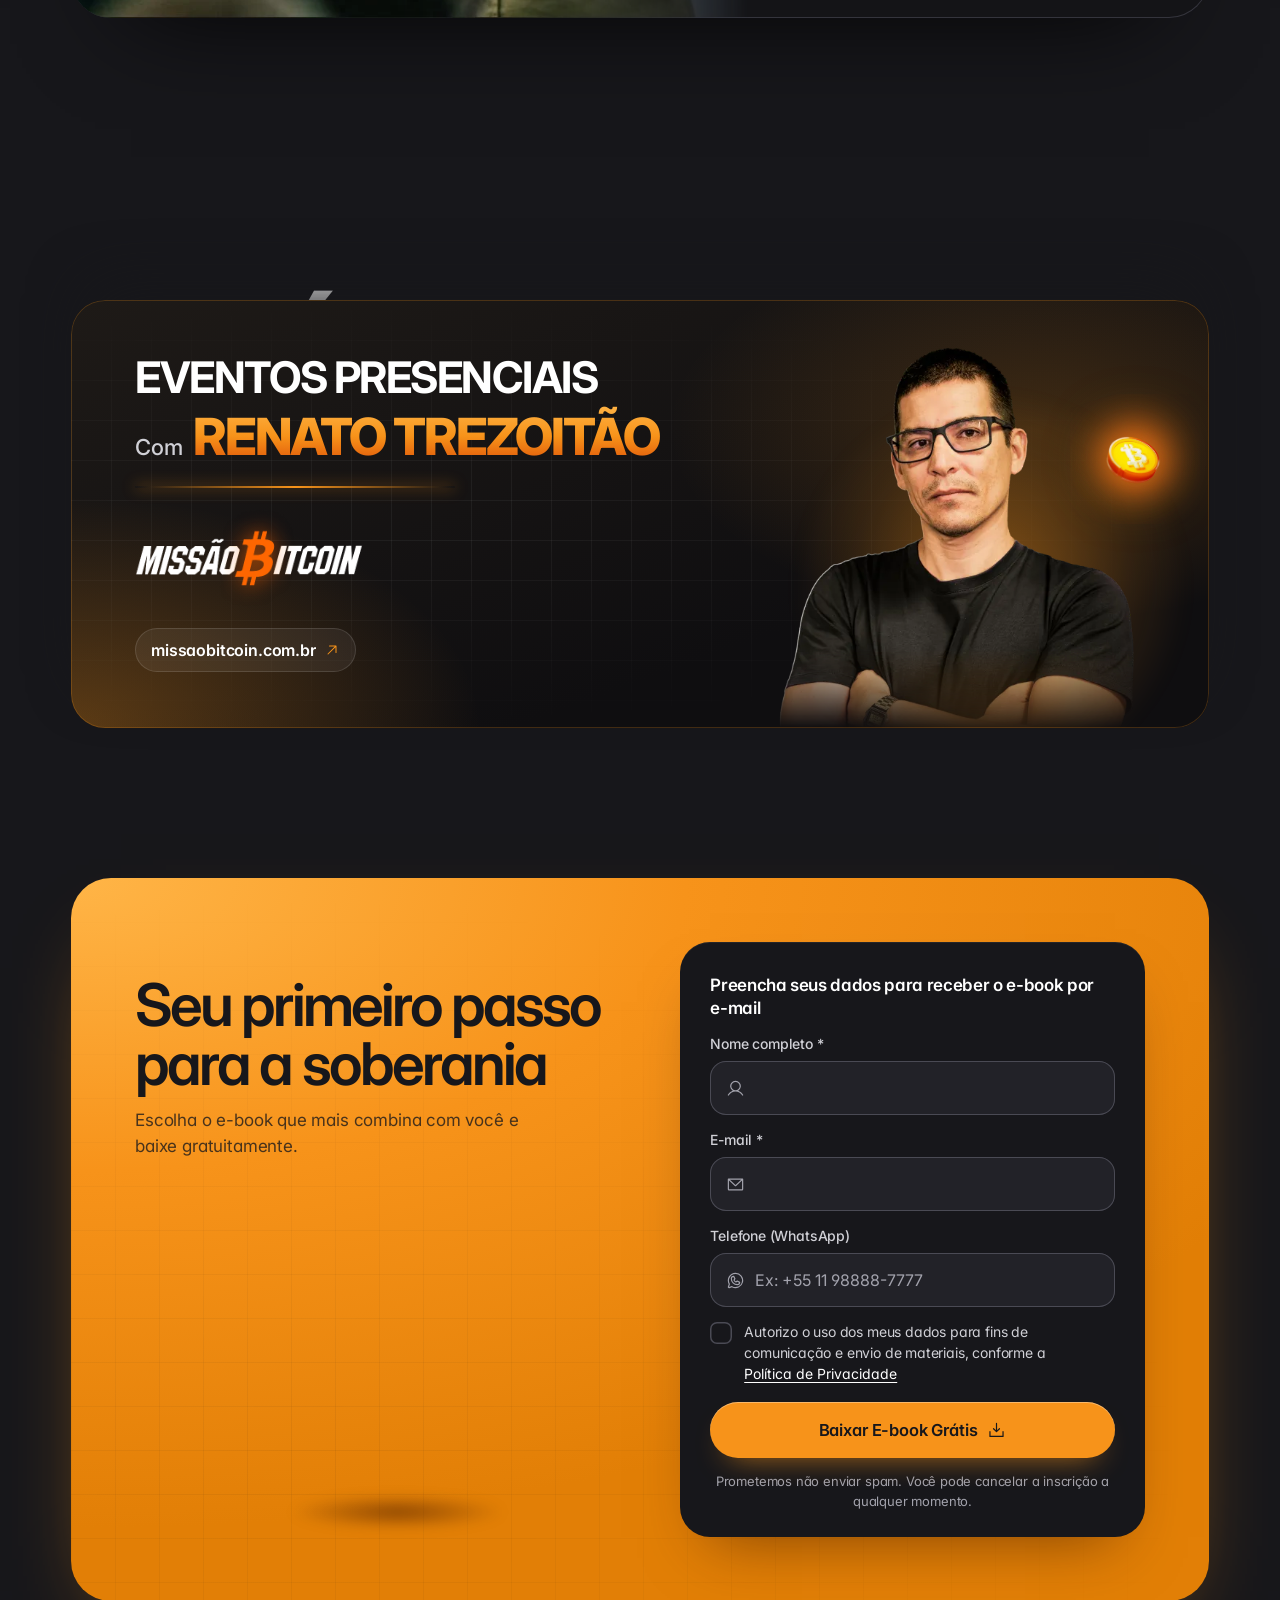
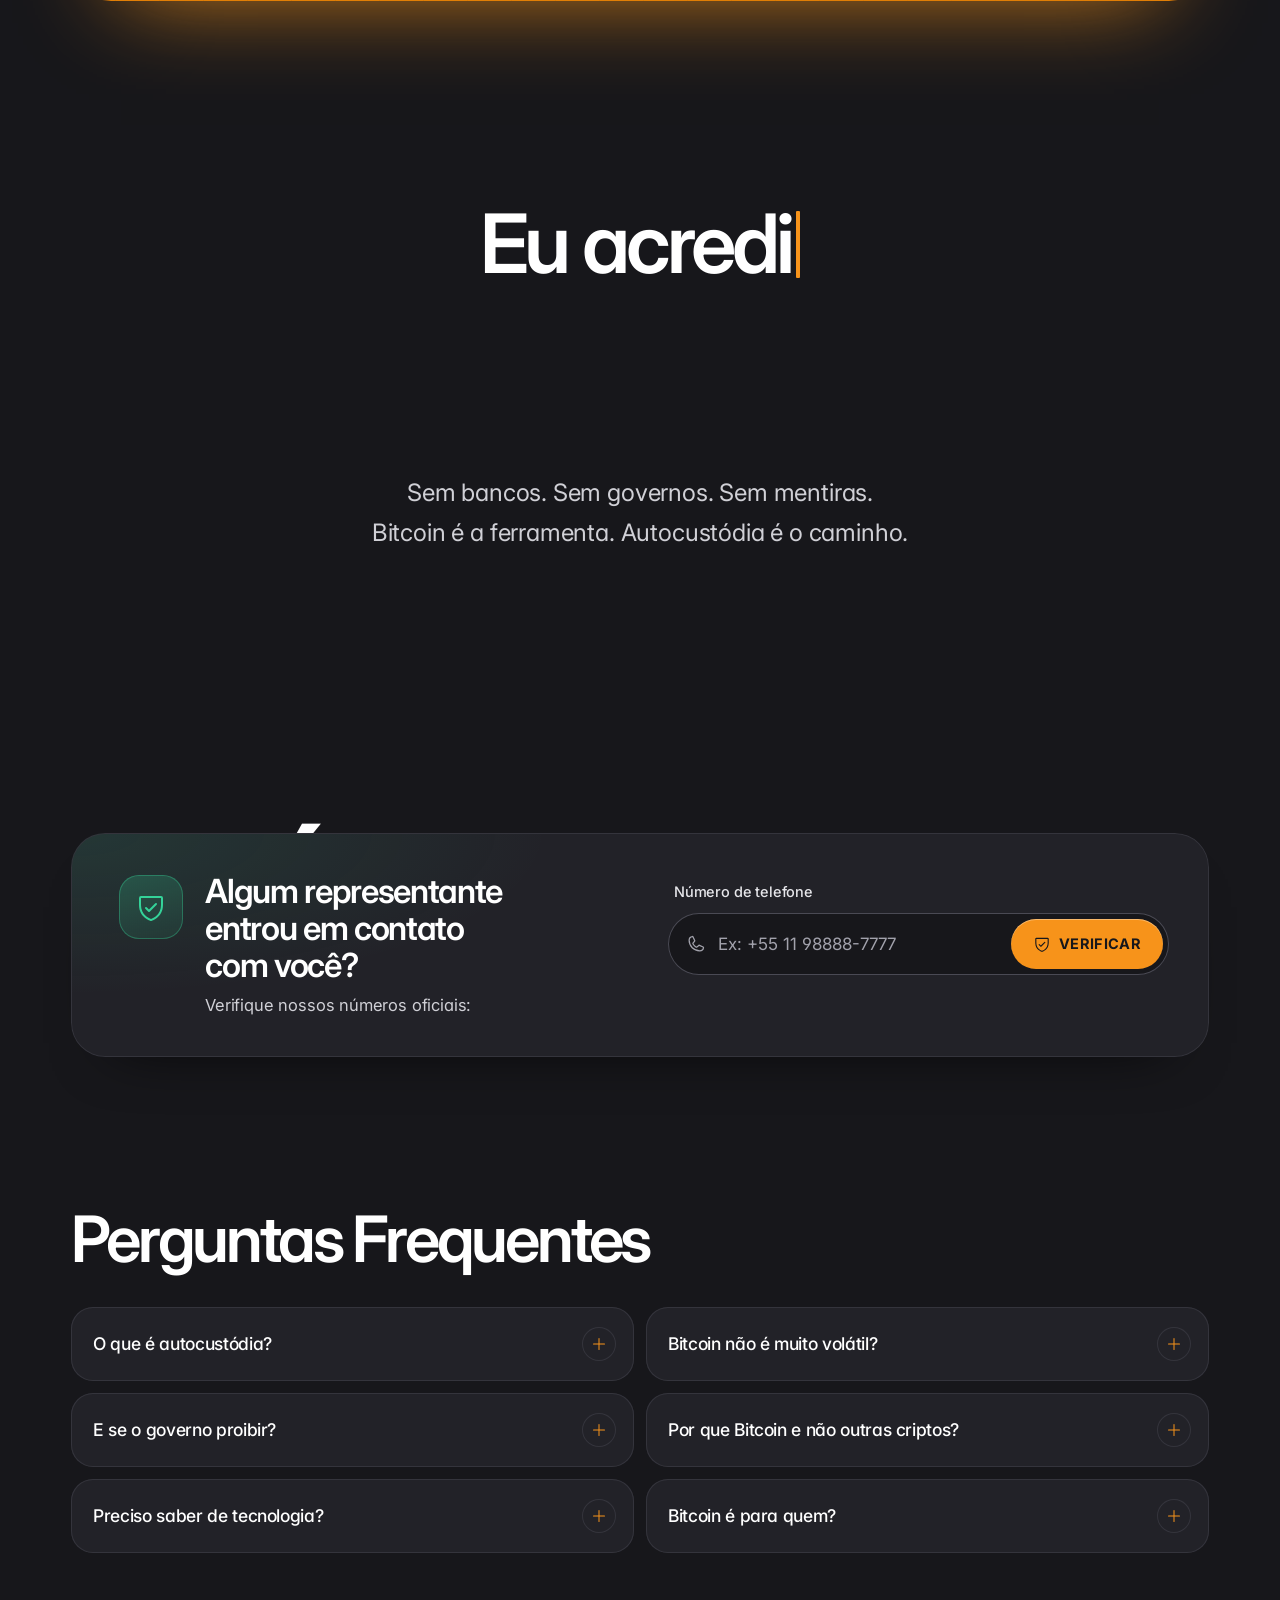
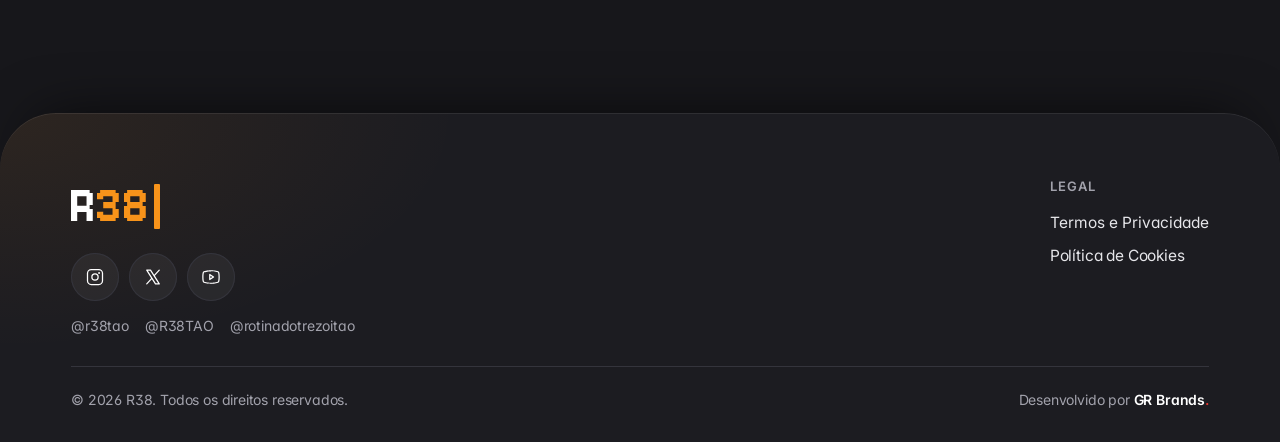
<file: curso/index.html>
<!doctype html>
<html lang="pt-BR">
<head>
  <meta charset="utf-8">
  <!-- Rastreio: o mesmo da página de links (ver ../LEIA-ME.md). Pixel vazio = nada sai. -->
  <script>window.LN_TRACK = { pixel: '', capi: '../capi.php' };</script>
  <script>if (LN_TRACK.pixel) { var t = document.createElement('script'); t.src = '../tracking.js'; document.head.appendChild(t); }</script>
  <meta name="viewport" content="width=device-width, initial-scale=1, viewport-fit=cover">
  <title>Renato 'Trezoitão' Amoedo | Bitcoin, Cristianismo e Soberania Individual</title>
  <meta name="description" content="Bitcoin é liberdade. O futuro da sua família nas suas mãos.">
  <meta name="theme-color" content="#0E0E11">
  <meta property="og:title" content="Renato 38 · Bitcoin é liberdade.">
  <meta property="og:description" content="O futuro da sua família nas suas mãos.">
  <meta property="og:type" content="website">
  <meta property="og:image" content="assets/renato-recorte.webp">
  <link rel="icon" href="../assets/favicon.svg" type="image/svg+xml">
  <link rel="icon" href="../assets/favicon-32.png" sizes="32x32" type="image/png">
  <link rel="apple-touch-icon" href="../assets/favicon-180.png">
  <link rel="preconnect" href="https://fonts.googleapis.com">
  <link rel="preconnect" href="https://fonts.gstatic.com" crossorigin>
  <link href="https://fonts.googleapis.com/css2?family=Inter:opsz,wght@14..32,300..700&family=Jersey+10&display=swap" rel="stylesheet" media="print" onload="this.media='all'">
  <noscript><link href="https://fonts.googleapis.com/css2?family=Inter:opsz,wght@14..32,300..700&family=Jersey+10&display=swap" rel="stylesheet"></noscript>
  <link rel="stylesheet" href="../style.css">
  <link rel="stylesheet" href="curso.css">
  <script>
  (function(){try{if(!matchMedia("(prefers-reduced-motion: reduce)").matches)document.documentElement.className+=" anim";}catch(e){}})();
  </script>
</head>
<body class="pg-curso">

  <div class="bg" aria-hidden="true">
    <div class="bg__glow bg__glow--1"></div>
    <div class="bg__glow bg__glow--2"></div>
    <div class="bg__grade"></div>
  </div>

  <!-- ================= HEADER (receita do site da GR Brands) =================
       No topo é uma barra da largura da tela. Ao rolar, vira uma pílula
       flutuante com contorno e sombra. O link da seção atual ganha o fio
       laranja embaixo. No mobile, o hambúrguer abre o menu numerado. -->
  <header class="cab" id="cab">
    <a class="cab__marca" href="#topo" aria-label="Renato 38, início">
      <span>Renato 38<i>.</i></span>
    </a>
    <nav class="cab__nav" aria-label="Navegação principal">
      <a href="#cursos" data-secao="Cursos">Cursos</a>
      <a href="#mentoria" data-secao="Mentorias">Mentorias</a>
      <a href="#faq" data-secao="FAQ">FAQ</a>
    </nav>
    <a class="cab__cta" data-cta="curso" data-nome="Multisig na Prática" href="https://renato38.com.br/curso/multisig-na-pratica/" target="_blank" rel="noopener">PRÉ-VENDA 50% OFF</a>
    <button class="cab__burger" type="button" aria-label="Abrir menu" aria-expanded="false" aria-controls="menu-m"><span></span><span></span><span></span></button>
  </header>

  <div class="menu-m" id="menu-m" hidden>
    <nav aria-label="Navegação mobile">
      <a href="#cursos"><i>01</i>Cursos</a>
      <a href="#mentoria"><i>02</i>Mentorias</a>
      <a href="#faq"><i>03</i>FAQ</a>
      <a href="https://renato38.com.br/curso/multisig-na-pratica/" target="_blank" rel="noopener" data-cta="curso" data-nome="Multisig na Prática"><i>04</i>PRÉ-VENDA 50% OFF</a>
    </nav>
  </div>

  <main class="cs" id="topo">

    <!-- ================= HERO ================= -->
    <section class="hero-a cena" data-secao="Início">
      <h1 class="hero-a__titulo a">Bitcoin é <em>liberdade.</em></h1>
      <p class="hero-a__sub a">O futuro da sua família nas suas mãos.</p>
      <div class="hero-a__botoes a">
        <a class="btn-l" href="#cursos">Ver Cursos <svg viewBox="0 0 256 256" aria-hidden="true"><path d="M205.66,149.66l-72,72a8,8,0,0,1-11.32,0l-72-72a8,8,0,0,1,11.32-11.32L120,196.69V40a8,8,0,0,1,16,0V196.69l58.34-58.35a8,8,0,0,1,11.32,11.32Z"/></svg></a>
        <a class="btn-link" href="#ebook">E-books Grátis <svg viewBox="0 0 256 256" aria-hidden="true"><path d="M221.66,133.66l-72,72a8,8,0,0,1-11.32-11.32L196.69,136H40a8,8,0,0,1,0-16H196.69L138.34,61.66a8,8,0,0,1,11.32-11.32l72,72A8,8,0,0,1,221.66,133.66Z"/></svg></a>
      </div>
      <div class="hero-a__palco a" aria-hidden="true">
        <span class="hero-a__halo"></span>
        <img src="assets/renato-recorte.webp" alt="" width="542" height="540" fetchpriority="high">
      </div>
    </section>

    <!-- "É ou não é?" sobe de trás da fita de fotos, como o "É o quê? Hm?" -->
    <p class="pergunta-sobe pergunta-sobe--hero">É ou não é?</p>

    <!-- ================= FITA DE FOTOS (eventos) ================= -->
    <div class="fita" aria-hidden="true"><div class="fita__trilho"><div class="fita__item"><img src="assets/fotos/evento-01.webp" alt="" width="640" height="385" loading="lazy" decoding="async"></div><div class="fita__item"><img src="assets/fotos/evento-02.webp" alt="" width="640" height="385" loading="lazy" decoding="async"></div><div class="fita__item"><img src="assets/fotos/evento-03.webp" alt="" width="640" height="385" loading="lazy" decoding="async"></div><div class="fita__item"><img src="assets/fotos/evento-04.webp" alt="" width="640" height="385" loading="lazy" decoding="async"></div><div class="fita__item"><img src="assets/fotos/evento-05.webp" alt="" width="640" height="385" loading="lazy" decoding="async"></div><div class="fita__item"><img src="assets/fotos/evento-06.webp" alt="" width="640" height="385" loading="lazy" decoding="async"></div><div class="fita__item"><img src="assets/fotos/evento-07.webp" alt="" width="640" height="385" loading="lazy" decoding="async"></div><div class="fita__item"><img src="assets/fotos/evento-08.webp" alt="" width="640" height="385" loading="lazy" decoding="async"></div><div class="fita__item"><img src="assets/fotos/evento-09.webp" alt="" width="640" height="385" loading="lazy" decoding="async"></div><div class="fita__item"><img src="assets/fotos/evento-10.webp" alt="" width="640" height="385" loading="lazy" decoding="async"></div><div class="fita__item"><img src="assets/fotos/evento-11.webp" alt="" width="640" height="385" loading="lazy" decoding="async"></div></div></div>

    <!-- ================= TREINAMENTOS ================= -->
    <section class="bloco cena" id="cursos" data-secao="Cursos" aria-labelledby="t-cursos">
      <div class="bloco__cabeca a">
        <h2 class="bloco__titulo" id="t-cursos">Treinamentos<sup>04</sup></h2>
        <p class="bloco__nota">Pagamento via PIX, Cartão de Crédito ou Bitcoin com desconto (BTC onchain ou Lightning).</p>
      </div>
      <!-- vitrine com seletor: a lista escolhe, o painel mostra.
           Sem JS, os quatro painéis aparecem em sequência. -->
      <div class="vitrine a">
        <div class="vitrine__lista" role="tablist" aria-label="Treinamentos" aria-orientation="vertical">
          <button type="button" class="vitrine__aba" role="tab" id="aba-01" aria-controls="painel-01" aria-selected="false" tabindex="-1">
            <span class="vitrine__n">01</span>
            <span class="vitrine__aba-nome">Autocustódia com RENATO 38</span>
            <span class="vitrine__aba-preco">R$ 400,00</span>
            <span class="vitrine__aba-seta"><svg viewBox="0 0 256 256" aria-hidden="true"><path d="M221.66,133.66l-72,72a8,8,0,0,1-11.32-11.32L196.69,136H40a8,8,0,0,1,0-16H196.69L138.34,61.66a8,8,0,0,1,11.32-11.32l72,72A8,8,0,0,1,221.66,133.66Z"/></svg></span>
          </button>
          <button type="button" class="vitrine__aba" role="tab" id="aba-02" aria-controls="painel-02" aria-selected="true" tabindex="0">
            <span class="vitrine__n">02</span>
            <span class="vitrine__aba-nome">Multisig na Prática</span>
            <span class="vitrine__aba-preco">R$ 400,00</span>
            <span class="vitrine__aba-seta"><svg viewBox="0 0 256 256" aria-hidden="true"><path d="M221.66,133.66l-72,72a8,8,0,0,1-11.32-11.32L196.69,136H40a8,8,0,0,1,0-16H196.69L138.34,61.66a8,8,0,0,1,11.32-11.32l72,72A8,8,0,0,1,221.66,133.66Z"/></svg></span>
          </button>
          <button type="button" class="vitrine__aba" role="tab" id="aba-03" aria-controls="painel-03" aria-selected="false" tabindex="-1">
            <span class="vitrine__n">03</span>
            <span class="vitrine__aba-nome">Lex BTC</span>
            <span class="vitrine__aba-preco">R$ 2.500,00</span>
            <span class="vitrine__aba-seta"><svg viewBox="0 0 256 256" aria-hidden="true"><path d="M221.66,133.66l-72,72a8,8,0,0,1-11.32-11.32L196.69,136H40a8,8,0,0,1,0-16H196.69L138.34,61.66a8,8,0,0,1,11.32-11.32l72,72A8,8,0,0,1,221.66,133.66Z"/></svg></span>
          </button>
          <button type="button" class="vitrine__aba" role="tab" id="aba-04" aria-controls="painel-04" aria-selected="false" tabindex="-1">
            <span class="vitrine__n">04</span>
            <span class="vitrine__aba-nome">Operando Derivativos: Futuros e Opções</span>
            <span class="vitrine__aba-preco">R$ 5.000,00</span>
            <span class="vitrine__aba-seta"><svg viewBox="0 0 256 256" aria-hidden="true"><path d="M221.66,133.66l-72,72a8,8,0,0,1-11.32-11.32L196.69,136H40a8,8,0,0,1,0-16H196.69L138.34,61.66a8,8,0,0,1,11.32-11.32l72,72A8,8,0,0,1,221.66,133.66Z"/></svg></span>
          </button>
        </div>
        <div class="vitrine__paineis">
          <article class="vitrine__painel" role="tabpanel" id="painel-01" aria-labelledby="aba-01" tabindex="0">
            <span class="vitrine__marca-d-agua" aria-hidden="true">01</span>
            <div class="vitrine__topo">
              <span class="vitrine__ico"><svg viewBox="0 0 256 256" aria-hidden="true"><path d="M208,40H48A16,16,0,0,0,32,56v56c0,52.72,25.52,84.67,46.93,102.19,23.06,18.86,46,25.26,47,25.53a8,8,0,0,0,4.2,0c1-.27,23.91-6.67,47-25.53C198.48,196.67,224,164.72,224,112V56A16,16,0,0,0,208,40Zm0,72c0,37.07-13.66,67.16-40.6,89.42A129.3,129.3,0,0,1,128,223.62a128.25,128.25,0,0,1-38.92-21.81C61.82,179.51,48,149.3,48,112l0-56,160,0ZM82.34,141.66a8,8,0,0,1,11.32-11.32L112,148.69l50.34-50.35a8,8,0,0,1,11.32,11.32l-56,56a8,8,0,0,1-11.32,0Z"/></svg></span>
              
            </div>
            <h3 class="vitrine__nome">Autocustódia com RENATO 38</h3>
            <p class="vitrine__texto">Proteja seu patrimônio com o único ativo que pode, de fato, ser 100% seu. Autocustódia do simples ao avançado: Geração e proteção de chaves, hardware wallets e operação real, online e offline.</p>
            <ul class="vitrine__itens"><li><svg viewBox="0 0 256 256" aria-hidden="true"><path d="M229.66,77.66l-128,128a8,8,0,0,1-11.32,0l-56-56a8,8,0,0,1,11.32-11.32L96,188.69,218.34,66.34a8,8,0,0,1,11.32,11.32Z"/></svg>12 meses de acesso à plataforma</li><li><svg viewBox="0 0 256 256" aria-hidden="true"><path d="M229.66,77.66l-128,128a8,8,0,0,1-11.32,0l-56-56a8,8,0,0,1,11.32-11.32L96,188.69,218.34,66.34a8,8,0,0,1,11.32,11.32Z"/></svg>12 meses de suporte</li></ul>
            <div class="vitrine__rodape">
              <div class="vitrine__preco">
                
                <p class="vitrine__valor"><b>R$ 400,00</b></p>
                <p class="vitrine__formas"><span class="nobr">no cartão R$ 440,00 (até 12x)</span> · <span class="nobr">em BTC R$ 350,00</span></p>
              </div>
              <div class="vitrine__acoes">
                <a class="btn-l vitrine__cta" data-cta="curso" data-nome="Autocustódia com RENATO 38" href="https://renato38.com.br/#products" target="_blank" rel="noopener"><svg viewBox="0 0 256 256" aria-hidden="true"><path d="M104,216a16,16,0,1,1-16-16A16,16,0,0,1,104,216Zm88-16a16,16,0,1,0,16,16A16,16,0,0,0,192,200ZM239.71,74.14l-25.64,92.28A24.06,24.06,0,0,1,191,184H92.16A24.06,24.06,0,0,1,69,166.42L33.92,40H16a8,8,0,0,1,0-16H40a8,8,0,0,1,7.71,5.86L57.19,64H232a8,8,0,0,1,7.71,10.14ZM221.47,80H61.64l22.81,82.14A8,8,0,0,0,92.16,168H191a8,8,0,0,0,7.71-5.86Z"/></svg> Comprar Agora</a>
                
              </div>
            </div>
          </article>
          <article class="vitrine__painel vitrine__painel--destaque" role="tabpanel" id="painel-02" aria-labelledby="aba-02" tabindex="0">
            <span class="vitrine__marca-d-agua" aria-hidden="true">02</span>
            <div class="vitrine__topo">
              <span class="vitrine__ico"><svg viewBox="0 0 256 256" aria-hidden="true"><path d="M216.57,39.43A80,80,0,0,0,83.91,120.78L28.69,176A15.86,15.86,0,0,0,24,187.31V216a16,16,0,0,0,16,16H72a8,8,0,0,0,8-8V208H96a8,8,0,0,0,8-8V184h16a8,8,0,0,0,5.66-2.34l9.56-9.57A79.73,79.73,0,0,0,160,176h.1A80,80,0,0,0,216.57,39.43ZM224,98.1c-1.09,34.09-29.75,61.86-63.89,61.9H160a63.7,63.7,0,0,1-23.65-4.51,8,8,0,0,0-8.84,1.68L116.69,168H96a8,8,0,0,0-8,8v16H72a8,8,0,0,0-8,8v16H40V187.31l58.83-58.82a8,8,0,0,0,1.68-8.84A63.72,63.72,0,0,1,96,95.92c0-34.14,27.81-62.8,61.9-63.89A64,64,0,0,1,224,98.1ZM192,76a12,12,0,1,1-12-12A12,12,0,0,1,192,76Z"/></svg></span>
              <span class="vitrine__tags"><span class="chip chip--laranja">PRÉ-VENDA</span><span class="chip chip--laranja">Lança em 2026</span></span>
            </div>
            <h3 class="vitrine__nome">Multisig na Prática</h3>
            <p class="vitrine__texto">O treinamento intermediário de autocustódia, na prática: multisig, pastas secretas e assinaturas offline.</p>
            <ul class="vitrine__itens"><li><svg viewBox="0 0 256 256" aria-hidden="true"><path d="M229.66,77.66l-128,128a8,8,0,0,1-11.32,0l-56-56a8,8,0,0,1,11.32-11.32L96,188.69,218.34,66.34a8,8,0,0,1,11.32,11.32Z"/></svg>12 meses de acesso à plataforma</li><li><svg viewBox="0 0 256 256" aria-hidden="true"><path d="M229.66,77.66l-128,128a8,8,0,0,1-11.32,0l-56-56a8,8,0,0,1,11.32-11.32L96,188.69,218.34,66.34a8,8,0,0,1,11.32,11.32Z"/></svg>12 meses de suporte</li></ul>
            <div class="vitrine__rodape">
              <div class="vitrine__preco">
                <p class="vitrine__oferta">🔥 OFERTA POR TEMPO LIMITADO: 50% OFF</p>
                <p class="vitrine__valor"><s>R$ 800,00</s><span class="vitrine__desc">-50%</span><b>R$ 400,00</b></p>
                <p class="vitrine__formas"><span class="nobr">no cartão R$ 440,00 (até 12x)</span> · <span class="nobr">em BTC R$ 350,00</span></p>
              </div>
              <div class="vitrine__acoes">
                <a class="btn-l vitrine__cta" data-cta="curso" data-nome="Multisig na Prática" href="https://renato38.com.br/curso/multisig-na-pratica/" target="_blank" rel="noopener"><svg viewBox="0 0 256 256" aria-hidden="true"><path d="M200,64V168a8,8,0,0,1-16,0V83.31L69.66,197.66a8,8,0,0,1-11.32-11.32L172.69,72H88a8,8,0,0,1,0-16H192A8,8,0,0,1,200,64Z"/></svg> Garantir Pré-venda</a>
                <a class="vitrine__mais" data-cta="curso" data-nome="Multisig na Prática" href="https://renato38.com.br/curso/multisig-na-pratica/" target="_blank" rel="noopener">SAIBA MAIS<span><svg viewBox="0 0 256 256" aria-hidden="true"><path d="M200,64V168a8,8,0,0,1-16,0V83.31L69.66,197.66a8,8,0,0,1-11.32-11.32L172.69,72H88a8,8,0,0,1,0-16H192A8,8,0,0,1,200,64Z"/></svg></span></a>
              </div>
            </div>
          </article>
          <article class="vitrine__painel" role="tabpanel" id="painel-03" aria-labelledby="aba-03" tabindex="0">
            <span class="vitrine__marca-d-agua" aria-hidden="true">03</span>
            <div class="vitrine__topo">
              <span class="vitrine__ico"><svg viewBox="0 0 256 256" aria-hidden="true"><path d="M239.43,133l-32-80h0a8,8,0,0,0-9.16-4.84L136,62V40a8,8,0,0,0-16,0V65.58L54.26,80.19A8,8,0,0,0,48.57,85h0v.06L16.57,165a7.92,7.92,0,0,0-.57,3c0,23.31,24.54,32,40,32s40-8.69,40-32a7.92,7.92,0,0,0-.57-3L66.92,93.77,120,82V208H104a8,8,0,0,0,0,16h48a8,8,0,0,0,0-16H136V78.42L187,67.1,160.57,133a7.92,7.92,0,0,0-.57,3c0,23.31,24.54,32,40,32s40-8.69,40-32A7.92,7.92,0,0,0,239.43,133ZM56,184c-7.53,0-22.76-3.61-23.93-14.64L56,109.54l23.93,59.82C78.76,180.39,63.53,184,56,184Zm144-32c-7.53,0-22.76-3.61-23.93-14.64L200,77.54l23.93,59.82C222.76,148.39,207.53,152,200,152Z"/></svg></span>
              
            </div>
            <h3 class="vitrine__nome">Lex BTC</h3>
            <p class="vitrine__texto">Treinamento avançado: Multisig, arbitragem e planejamento sucessório.</p>
            <ul class="vitrine__itens"><li><svg viewBox="0 0 256 256" aria-hidden="true"><path d="M229.66,77.66l-128,128a8,8,0,0,1-11.32,0l-56-56a8,8,0,0,1,11.32-11.32L96,188.69,218.34,66.34a8,8,0,0,1,11.32,11.32Z"/></svg>12 meses de acesso à plataforma</li><li><svg viewBox="0 0 256 256" aria-hidden="true"><path d="M229.66,77.66l-128,128a8,8,0,0,1-11.32,0l-56-56a8,8,0,0,1,11.32-11.32L96,188.69,218.34,66.34a8,8,0,0,1,11.32,11.32Z"/></svg>12 meses de suporte</li></ul>
            <div class="vitrine__rodape">
              <div class="vitrine__preco">
                
                <p class="vitrine__valor"><b>R$ 2.500,00</b></p>
                <p class="vitrine__formas"><span class="nobr">no cartão R$ 3.000,00 (até 12x)</span> · <span class="nobr">em BTC R$ 2.000,00</span></p>
              </div>
              <div class="vitrine__acoes">
                <a class="btn-l vitrine__cta" data-cta="curso" data-nome="Lex BTC" href="https://renato38.com.br/#products" target="_blank" rel="noopener"><svg viewBox="0 0 256 256" aria-hidden="true"><path d="M104,216a16,16,0,1,1-16-16A16,16,0,0,1,104,216Zm88-16a16,16,0,1,0,16,16A16,16,0,0,0,192,200ZM239.71,74.14l-25.64,92.28A24.06,24.06,0,0,1,191,184H92.16A24.06,24.06,0,0,1,69,166.42L33.92,40H16a8,8,0,0,1,0-16H40a8,8,0,0,1,7.71,5.86L57.19,64H232a8,8,0,0,1,7.71,10.14ZM221.47,80H61.64l22.81,82.14A8,8,0,0,0,92.16,168H191a8,8,0,0,0,7.71-5.86Z"/></svg> Comprar Agora</a>
                
              </div>
            </div>
          </article>
          <article class="vitrine__painel" role="tabpanel" id="painel-04" aria-labelledby="aba-04" tabindex="0">
            <span class="vitrine__marca-d-agua" aria-hidden="true">04</span>
            <div class="vitrine__topo">
              <span class="vitrine__ico"><svg viewBox="0 0 256 256" aria-hidden="true"><path d="M232,208a8,8,0,0,1-8,8H32a8,8,0,0,1-8-8V48a8,8,0,0,1,16,0V156.69l50.34-50.35a8,8,0,0,1,11.32,0L128,132.69,180.69,80H160a8,8,0,0,1,0-16h40a8,8,0,0,1,8,8v40a8,8,0,0,1-16,0V91.31l-58.34,58.35a8,8,0,0,1-11.32,0L96,123.31l-56,56V200H224A8,8,0,0,1,232,208Z"/></svg></span>
              
            </div>
            <h3 class="vitrine__nome">Operando Derivativos: Futuros e Opções</h3>
            <p class="vitrine__texto">Proteja seu BTC e gere renda em dólar. Estratégias de hedge, opções e renda recorrente com mais de 1000 alunos formados e 20 anos de didática.</p>
            <ul class="vitrine__itens"><li><svg viewBox="0 0 256 256" aria-hidden="true"><path d="M229.66,77.66l-128,128a8,8,0,0,1-11.32,0l-56-56a8,8,0,0,1,11.32-11.32L96,188.69,218.34,66.34a8,8,0,0,1,11.32,11.32Z"/></svg>12 meses de acesso à plataforma</li><li><svg viewBox="0 0 256 256" aria-hidden="true"><path d="M229.66,77.66l-128,128a8,8,0,0,1-11.32,0l-56-56a8,8,0,0,1,11.32-11.32L96,188.69,218.34,66.34a8,8,0,0,1,11.32,11.32Z"/></svg>12 meses de suporte</li><li><svg viewBox="0 0 256 256" aria-hidden="true"><path d="M229.66,77.66l-128,128a8,8,0,0,1-11.32,0l-56-56a8,8,0,0,1,11.32-11.32L96,188.69,218.34,66.34a8,8,0,0,1,11.32,11.32Z"/></svg>3 meses de mentoria em grupo</li></ul>
            <div class="vitrine__rodape">
              <div class="vitrine__preco">
                
                <p class="vitrine__valor"><b>R$ 5.000,00</b></p>
                <p class="vitrine__formas"><span class="nobr">no cartão R$ 6.000,00 (até 12x)</span> · <span class="nobr">em BTC R$ 4.000,00</span></p>
              </div>
              <div class="vitrine__acoes">
                <a class="btn-l vitrine__cta" data-cta="curso" data-nome="Operando Derivativos: Futuros e Opções" href="https://renato38.com.br/curso/derivativos/" target="_blank" rel="noopener"><svg viewBox="0 0 256 256" aria-hidden="true"><path d="M104,216a16,16,0,1,1-16-16A16,16,0,0,1,104,216Zm88-16a16,16,0,1,0,16,16A16,16,0,0,0,192,200ZM239.71,74.14l-25.64,92.28A24.06,24.06,0,0,1,191,184H92.16A24.06,24.06,0,0,1,69,166.42L33.92,40H16a8,8,0,0,1,0-16H40a8,8,0,0,1,7.71,5.86L57.19,64H232a8,8,0,0,1,7.71,10.14ZM221.47,80H61.64l22.81,82.14A8,8,0,0,0,92.16,168H191a8,8,0,0,0,7.71-5.86Z"/></svg> Comprar Agora</a>
                <a class="vitrine__mais" data-cta="curso" data-nome="Operando Derivativos: Futuros e Opções" href="https://renato38.com.br/curso/derivativos/" target="_blank" rel="noopener">Saiba Mais<span><svg viewBox="0 0 256 256" aria-hidden="true"><path d="M200,64V168a8,8,0,0,1-16,0V83.31L69.66,197.66a8,8,0,0,1-11.32-11.32L172.69,72H88a8,8,0,0,1,0-16H192A8,8,0,0,1,200,64Z"/></svg></span></a>
              </div>
            </div>
          </article>
        </div>
      </div>
    </section>

    <!-- ================= MENTORIA ================= -->
    <section class="bloco cena" id="mentoria" data-secao="Mentorias" aria-labelledby="t-mentoria">
      <div class="mentoria-a">
        <div class="mentoria-a__foto a"><img src="assets/renato-mentoria.webp" alt="Renato Trezoitão" width="946" height="808" loading="lazy"></div>
        <div class="mentoria-a__texto">
          <span class="chip chip--laranja mentoria-a__novo a"><i aria-hidden="true"></i>NOVIDADE</span>
          <h2 class="mentoria-a__titulo a" id="t-mentoria">Mentoria <em>Individual</em></h2>
          <p class="mentoria-a__lead a">Acompanhamento 1:1 ao vivo para acelerar a sua jornada do plano à execução.</p>
          <ul class="mentoria-a__itens">
            <li class="a"><span class="mentoria-a__check"><svg viewBox="0 0 256 256" aria-hidden="true"><path d="M251.77,73a8,8,0,0,0-8.21.39L208,97.05V72a16,16,0,0,0-16-16H32A16,16,0,0,0,16,72V184a16,16,0,0,0,16,16H192a16,16,0,0,0,16-16V159l35.56,23.71A8,8,0,0,0,248,184a8,8,0,0,0,8-8V80A8,8,0,0,0,251.77,73ZM192,184H32V72H192V184Zm48-22.95-32-21.33V116.28L240,95Z"/></svg></span><span>Sessões ao vivo, só suas: atenção individual de verdade</span></li>
            <li class="a"><span class="mentoria-a__check"><svg viewBox="0 0 256 256" aria-hidden="true"><path d="M221.87,83.16A104.1,104.1,0,1,1,195.67,49l22.67-22.68a8,8,0,0,1,11.32,11.32l-96,96a8,8,0,0,1-11.32-11.32l27.72-27.72a40,40,0,1,0,17.87,31.09,8,8,0,1,1,16-.9,56,56,0,1,1-22.38-41.65L184.3,60.39a87.88,87.88,0,1,0,23.13,29.67,8,8,0,0,1,14.44-6.9Z"/></svg></span><span>Plano personalizado para o seu momento e os seus objetivos</span></li>
            <li class="a"><span class="mentoria-a__check"><svg viewBox="0 0 256 256" aria-hidden="true"><path d="M208,32H184V24a8,8,0,0,0-16,0v8H88V24a8,8,0,0,0-16,0v8H48A16,16,0,0,0,32,48V208a16,16,0,0,0,16,16H208a16,16,0,0,0,16-16V48A16,16,0,0,0,208,32ZM72,48v8a8,8,0,0,0,16,0V48h80v8a8,8,0,0,0,16,0V48h24V80H48V48ZM208,208H48V96H208V208Zm-38.34-85.66a8,8,0,0,1,0,11.32l-48,48a8,8,0,0,1-11.32,0l-24-24a8,8,0,0,1,11.32-11.32L116,164.69l42.34-42.35A8,8,0,0,1,169.66,122.34Z"/></svg></span><span>Agende no seu ritmo, direto pelo site</span></li>
          </ul>
          <a class="btn-l a" data-cta="mentoria" data-nome="Mentoria Individual" href="https://renato38.com.br/mentoria/" target="_blank" rel="noopener">Conhecer a Mentoria <svg viewBox="0 0 256 256" aria-hidden="true"><path d="M200,64V168a8,8,0,0,1-16,0V83.31L69.66,197.66a8,8,0,0,1-11.32-11.32L172.69,72H88a8,8,0,0,1,0-16H192A8,8,0,0,1,200,64Z"/></svg></a>
        </div>
      </div>
    </section>

    <!-- ================= EVENTOS ================= -->
    <!-- "É o quê? Hm?" fica atrás do banner e sobe de trás dele com a rolagem -->
    <section class="bloco cena eventos-a" data-secao="Eventos" aria-label="Eventos presenciais">
      <p class="pergunta-sobe">É o quê? Hm?</p>
      <!-- banner da Missão Bitcoin refeito em HTML (antes era uma imagem) -->
      <a class="missao-a a" href="https://missaobitcoin.com.br/" target="_blank" rel="noopener" aria-label="Eventos presenciais com Renato Trezoitão. Missão Bitcoin, missaobitcoin.com.br">
        <span class="missao-a__grade" aria-hidden="true"></span>
        <div class="missao-a__texto">
          <p class="missao-a__titulo">EVENTOS PRESENCIAIS</p>
          <p class="missao-a__com"><span>Com</span> <b>RENATO TREZOITÃO</b></p>
          <span class="missao-a__fio" aria-hidden="true"></span>
          <img class="missao-a__logo" src="assets/logo-missao.webp" alt="Missão Bitcoin" width="540" height="244" loading="lazy">
          <span class="missao-a__site">missaobitcoin.com.br <svg viewBox="0 0 256 256" aria-hidden="true"><path d="M200,64V168a8,8,0,0,1-16,0V83.31L69.66,197.66a8,8,0,0,1-11.32-11.32L172.69,72H88a8,8,0,0,1,0-16H192A8,8,0,0,1,200,64Z"/></svg></span>
        </div>
        <div class="missao-a__palco" aria-hidden="true">
          <span class="missao-a__halo"></span>
          <img class="missao-a__renato" src="assets/renato-recorte.webp" alt="" width="542" height="540" loading="lazy">
          <img class="missao-a__moeda" src="assets/moeda-btc.webp" alt="" width="600" height="599" loading="lazy">
        </div>
      </a>
    </section>

    <!-- ================= E-BOOK ================= -->
    <section class="bloco cena" id="ebook" data-secao="E-books" aria-labelledby="t-ebook">
      <div class="ebook-a a">
        <div class="ebook-a__texto">
          <h2 class="ebook-a__titulo" id="t-ebook">Seu primeiro passo para a soberania</h2>
          <p class="ebook-a__sub">Escolha o e-book que mais combina com você e baixe gratuitamente.</p>
          <!-- o livro é desenhado em CSS: capa, lombada e páginas -->
          <figure class="livro" aria-label="BTC RedPill 3ª Edição">
            <div class="livro__cena" aria-hidden="true">
              <div class="livro__obj">
                <img class="livro__frente" src="assets/capa-livro.webp" alt="" width="1200" height="1808" loading="lazy">
                <span class="livro__paginas"></span>
                <span class="livro__lombada"></span>
                <span class="livro__topo"></span>
                <span class="livro__verso"></span>
              </div>
              <span class="livro__sombra"></span>
            </div>
          </figure>
        </div>
        <form class="form" novalidate>
          <p class="form__intro">Preencha seus dados para receber o e-book por <span class="nobr">e-mail</span></p>
          <label class="campo"><span>Nome completo *</span><span class="campo__caixa"><svg viewBox="0 0 256 256" aria-hidden="true"><path d="M230.92,212c-15.23-26.33-38.7-45.21-66.09-54.16a72,72,0,1,0-73.66,0C63.78,166.78,40.31,185.66,25.08,212a8,8,0,1,0,13.85,8c18.84-32.56,52.14-52,89.07-52s70.23,19.44,89.07,52a8,8,0,1,0,13.85-8ZM72,96a56,56,0,1,1,56,56A56.06,56.06,0,0,1,72,96Z"/></svg><input name="nome" autocomplete="name" required></span></label>
          <label class="campo"><span>E-mail *</span><span class="campo__caixa"><svg viewBox="0 0 256 256" aria-hidden="true"><path d="M224,48H32a8,8,0,0,0-8,8V192a16,16,0,0,0,16,16H216a16,16,0,0,0,16-16V56A8,8,0,0,0,224,48ZM203.43,64,128,133.15,52.57,64ZM216,192H40V74.19l82.59,75.71a8,8,0,0,0,10.82,0L216,74.19V192Z"/></svg><input name="email" type="email" autocomplete="email" required></span></label>
          <label class="campo"><span>Telefone (WhatsApp)</span><span class="campo__caixa"><svg viewBox="0 0 256 256" aria-hidden="true"><path d="M187.58,144.84l-32-16a8,8,0,0,0-8,.5l-14.69,9.8a40.55,40.55,0,0,1-16-16l9.8-14.69a8,8,0,0,0,.5-8l-16-32A8,8,0,0,0,104,64a40,40,0,0,0-40,40,88.1,88.1,0,0,0,88,88,40,40,0,0,0,40-40A8,8,0,0,0,187.58,144.84ZM152,176a72.08,72.08,0,0,1-72-72A24,24,0,0,1,99.29,80.46l11.48,23L101,118a8,8,0,0,0-.73,7.51,56.47,56.47,0,0,0,30.15,30.15A8,8,0,0,0,138,155l14.61-9.74,23,11.48A24,24,0,0,1,152,176ZM128,24A104,104,0,0,0,36.18,176.88L24.83,210.93a16,16,0,0,0,20.24,20.24l34.05-11.35A104,104,0,1,0,128,24Zm0,192a87.87,87.87,0,0,1-44.06-11.81,8,8,0,0,0-6.54-.67L40,216,52.47,178.6a8,8,0,0,0-.66-6.54A88,88,0,1,1,128,216Z"/></svg><input name="telefone" type="tel" autocomplete="tel" placeholder="Ex: +55 11 98888-7777"></span></label>
          <label class="aceite"><input type="checkbox" name="aceite" required><span class="aceite__caixa" aria-hidden="true"><svg viewBox="0 0 256 256" aria-hidden="true"><path d="M229.66,77.66l-128,128a8,8,0,0,1-11.32,0l-56-56a8,8,0,0,1,11.32-11.32L96,188.69,218.34,66.34a8,8,0,0,1,11.32,11.32Z"/></svg></span><span>Autorizo o uso dos meus dados para fins de comunicação e envio de materiais, conforme a <button type="button" class="link" data-modal="modalPrivacidade">Política de Privacidade</button></span></label>
          <button class="btn-l form__enviar" type="submit">Baixar E-book Grátis <svg viewBox="0 0 256 256" aria-hidden="true"><path d="M224,144v64a8,8,0,0,1-8,8H40a8,8,0,0,1-8-8V144a8,8,0,0,1,16,0v56H208V144a8,8,0,0,1,16,0Zm-101.66,5.66a8,8,0,0,0,11.32,0l40-40a8,8,0,0,0-11.32-11.32L136,124.69V32a8,8,0,0,0-16,0v92.69L93.66,98.34a8,8,0,0,0-11.32,11.32Z"/></svg></button>
          <p class="form__nota" role="status">Prometemos não enviar spam. Você pode cancelar a inscrição a qualquer momento.</p>
        </form>
      </div>
    </section>

    <!-- ================= MANIFESTO (palavras acendem com a rolagem) ================= -->
    <section class="manifesto-a" aria-label="Manifesto">
      <!-- digitado ao entrar na tela; a frase inteira por baixo reserva o espaço
           (e é o que aparece sem JS ou com "reduzir movimento") -->
      <p class="manifesto-a__frase" aria-label="Eu acredito que você merece controle total sobre seu dinheiro.">
        <span class="manifesto-a__fantasma">Eu acredito que você merece <em>controle total</em> sobre seu dinheiro.</span>
        <span class="manifesto-a__digita" aria-hidden="true"></span>
      </p>
      <p class="manifesto-a__linha">Sem bancos. Sem governos. Sem mentiras.</p>
      <p class="manifesto-a__linha">Bitcoin é a ferramenta. Autocustódia é o caminho.</p>
    </section>

    <!-- ================= VERIFICAR ================= -->
    <section class="bloco bloco--colado cena" aria-labelledby="t-verificar">
      <p class="pergunta-sobe">É isso ou não?</p>
      <div class="verificar-a a">
        <div class="verificar-a__texto">
          <span class="verificar-a__ico"><svg viewBox="0 0 256 256" aria-hidden="true"><path d="M208,40H48A16,16,0,0,0,32,56v56c0,52.72,25.52,84.67,46.93,102.19,23.06,18.86,46,25.26,47,25.53a8,8,0,0,0,4.2,0c1-.27,23.91-6.67,47-25.53C198.48,196.67,224,164.72,224,112V56A16,16,0,0,0,208,40Zm0,72c0,37.07-13.66,67.16-40.6,89.42A129.3,129.3,0,0,1,128,223.62a128.25,128.25,0,0,1-38.92-21.81C61.82,179.51,48,149.3,48,112l0-56,160,0ZM82.34,141.66a8,8,0,0,1,11.32-11.32L112,148.69l50.34-50.35a8,8,0,0,1,11.32,11.32l-56,56a8,8,0,0,1-11.32,0Z"/></svg></span>
          <h2 class="verificar-a__titulo" id="t-verificar">Algum representante entrou em contato com você?</h2>
          <p class="verificar-a__sub">Verifique nossos números oficiais:</p>
        </div>
        <form class="verificar__form" novalidate>
          <label class="verificar__rotulo" for="tel-verificar">Número de telefone</label>
          <div class="verificar__barra">
            <span class="verificar__tel" aria-hidden="true"><svg viewBox="0 0 256 256" aria-hidden="true"><path d="M222.37,158.46l-47.11-21.11-.13-.06a16,16,0,0,0-15.17,1.4,8.12,8.12,0,0,0-.75.56L134.87,160c-15.42-7.49-31.34-23.29-38.83-38.51l20.78-24.71c.2-.25.39-.5.57-.77a16,16,0,0,0,1.32-15.06l0-.12L97.54,33.64a16,16,0,0,0-16.62-9.52A56.26,56.26,0,0,0,32,80c0,79.4,64.6,144,144,144a56.26,56.26,0,0,0,55.88-48.92A16,16,0,0,0,222.37,158.46ZM176,208A128.14,128.14,0,0,1,48,80,40.2,40.2,0,0,1,82.87,40a.61.61,0,0,0,0,.12l21,47L83.2,111.86a6.13,6.13,0,0,0-.57.77,16,16,0,0,0-1,15.7c9.06,18.53,27.73,37.06,46.46,46.11a16,16,0,0,0,15.75-1.14,8.44,8.44,0,0,0,.74-.56L168.89,152l47,21.05h0s.08,0,.11,0A40.21,40.21,0,0,1,176,208Z"/></svg></span>
            <input id="tel-verificar" type="tel" inputmode="tel" placeholder="Ex: +55 11 98888-7777" autocomplete="off">
            <button class="verificar__botao" type="submit"><svg viewBox="0 0 256 256" aria-hidden="true"><path d="M208,40H48A16,16,0,0,0,32,56v56c0,52.72,25.52,84.67,46.93,102.19,23.06,18.86,46,25.26,47,25.53a8,8,0,0,0,4.2,0c1-.27,23.91-6.67,47-25.53C198.48,196.67,224,164.72,224,112V56A16,16,0,0,0,208,40Zm0,72c0,37.07-13.66,67.16-40.6,89.42A129.3,129.3,0,0,1,128,223.62a128.25,128.25,0,0,1-38.92-21.81C61.82,179.51,48,149.3,48,112l0-56,160,0ZM82.34,141.66a8,8,0,0,1,11.32-11.32L112,148.69l50.34-50.35a8,8,0,0,1,11.32,11.32l-56,56a8,8,0,0,1-11.32,0Z"/></svg><span>VERIFICAR</span></button>
          </div>
          <p class="verificar__res" role="status" hidden></p>
          <template id="ico-ok"><svg viewBox="0 0 256 256" aria-hidden="true"><path d="M173.66,98.34a8,8,0,0,1,0,11.32l-56,56a8,8,0,0,1-11.32,0l-24-24a8,8,0,0,1,11.32-11.32L112,148.69l50.34-50.35A8,8,0,0,1,173.66,98.34ZM232,128A104,104,0,1,1,128,24,104.11,104.11,0,0,1,232,128Zm-16,0a88,88,0,1,0-88,88A88.1,88.1,0,0,0,216,128Z"/></svg></template>
          <template id="ico-nao"><svg viewBox="0 0 256 256" aria-hidden="true"><path d="M128,24A104,104,0,1,0,232,128,104.11,104.11,0,0,0,128,24Zm0,192a88,88,0,1,1,88-88A88.1,88.1,0,0,1,128,216Zm-8-80V80a8,8,0,0,1,16,0v56a8,8,0,0,1-16,0Zm20,36a12,12,0,1,1-12-12A12,12,0,0,1,140,172Z"/></svg></template>
        </form>
      </div>
    </section>

    <!-- ================= FAQ ================= -->
    <section class="bloco cena" id="faq" data-secao="FAQ" aria-labelledby="t-faq">
      <div class="bloco__cabeca a">
        <h2 class="bloco__titulo" id="t-faq">Perguntas Frequentes</h2>
      </div>
      <div class="faq">
        <details class="faq__item a">
          <summary>O que é autocustódia?<span class="faq__mais"><svg viewBox="0 0 256 256" aria-hidden="true"><path d="M224,128a8,8,0,0,1-8,8H136v80a8,8,0,0,1-16,0V136H40a8,8,0,0,1,0-16h80V40a8,8,0,0,1,16,0v80h80A8,8,0,0,1,224,128Z"/></svg></span></summary>
          <p>Ser seu próprio banco. Seu dinheiro, suas chaves, sem intermediários. Ninguém te rouba, ninguém congela, ninguém controla.</p>
        </details>
        <details class="faq__item a">
          <summary>Bitcoin não é muito volátil?<span class="faq__mais"><svg viewBox="0 0 256 256" aria-hidden="true"><path d="M224,128a8,8,0,0,1-8,8H136v80a8,8,0,0,1-16,0V136H40a8,8,0,0,1,0-16h80V40a8,8,0,0,1,16,0v80h80A8,8,0,0,1,224,128Z"/></svg></span></summary>
          <p>Curto prazo é imprevisível, longo prazo é inevitável. Quem entende isso dorme tranquilo.</p>
        </details>
        <details class="faq__item a">
          <summary>E se o governo proibir?<span class="faq__mais"><svg viewBox="0 0 256 256" aria-hidden="true"><path d="M224,128a8,8,0,0,1-8,8H136v80a8,8,0,0,1-16,0V136H40a8,8,0,0,1,0-16h80V40a8,8,0,0,1,16,0v80h80A8,8,0,0,1,224,128Z"/></svg></span></summary>
          <p>Governos não podem proibir matemática. Bitcoin é um protocolo, não uma empresa. Não tem CEO, não tem sede, não tem botão de desligar.</p>
        </details>
        <details class="faq__item a">
          <summary>Por que Bitcoin e não outras criptos?<span class="faq__mais"><svg viewBox="0 0 256 256" aria-hidden="true"><path d="M224,128a8,8,0,0,1-8,8H136v80a8,8,0,0,1-16,0V136H40a8,8,0,0,1,0-16h80V40a8,8,0,0,1,16,0v80h80A8,8,0,0,1,224,128Z"/></svg></span></summary>
          <p>Bitcoin é verdade. O resto é mentira. Só existe um dinheiro descentralizado de verdade, e é o Bitcoin.</p>
        </details>
        <details class="faq__item a">
          <summary>Preciso saber de tecnologia?<span class="faq__mais"><svg viewBox="0 0 256 256" aria-hidden="true"><path d="M224,128a8,8,0,0,1-8,8H136v80a8,8,0,0,1-16,0V136H40a8,8,0,0,1,0-16h80V40a8,8,0,0,1,16,0v80h80A8,8,0,0,1,224,128Z"/></svg></span></summary>
          <p>Se você sabe usar WhatsApp, você consegue. Autocustódia é mais simples do que parece.</p>
        </details>
        <details class="faq__item a">
          <summary>Bitcoin é para quem?<span class="faq__mais"><svg viewBox="0 0 256 256" aria-hidden="true"><path d="M224,128a8,8,0,0,1-8,8H136v80a8,8,0,0,1-16,0V136H40a8,8,0,0,1,0-16h80V40a8,8,0,0,1,16,0v80h80A8,8,0,0,1,224,128Z"/></svg></span></summary>
          <p>Para quem quer o futuro da família nas próprias mãos. Para quem entendeu que dinheiro de papel é mentira e quer proteger seu patrimônio.</p>
        </details>
      </div>
    </section>

    <!-- ================= RODAPÉ ================= -->
    <footer class="rodape-a cena">
      <div class="rodape-a__marca a">
        <b class="digita" role="img" aria-label="R38"><span class="digita__texto" aria-hidden="true">R<em>38</em></span><i class="digita__cursor" aria-hidden="true"></i></b>
        <nav class="rodape-a__redes" aria-label="Redes sociais">
          <a href="https://www.instagram.com/r38tao/" target="_blank" rel="noopener" aria-label="Instagram"><svg viewBox="0 0 256 256" aria-hidden="true"><path d="M128,80a48,48,0,1,0,48,48A48.05,48.05,0,0,0,128,80Zm0,80a32,32,0,1,1,32-32A32,32,0,0,1,128,160ZM176,24H80A56.06,56.06,0,0,0,24,80v96a56.06,56.06,0,0,0,56,56h96a56.06,56.06,0,0,0,56-56V80A56.06,56.06,0,0,0,176,24Zm40,152a40,40,0,0,1-40,40H80a40,40,0,0,1-40-40V80A40,40,0,0,1,80,40h96a40,40,0,0,1,40,40ZM192,76a12,12,0,1,1-12-12A12,12,0,0,1,192,76Z"/></svg></a>
          <a href="https://x.com/R38TAO" target="_blank" rel="noopener" aria-label="X"><svg viewBox="0 0 256 256" aria-hidden="true"><path d="M214.75,211.71l-62.6-98.38,61.77-67.95a8,8,0,0,0-11.84-10.76L143.24,99.34,102.75,35.71A8,8,0,0,0,96,32H48a8,8,0,0,0-6.75,12.3l62.6,98.37-61.77,68a8,8,0,1,0,11.84,10.76l58.84-64.72,40.49,63.63A8,8,0,0,0,160,224h48a8,8,0,0,0,6.75-12.29ZM164.39,208,62.57,48h29L193.43,208Z"/></svg></a>
          <a href="https://www.youtube.com/@rotinadotrezoitao" target="_blank" rel="noopener" aria-label="YouTube"><svg viewBox="0 0 256 256" aria-hidden="true"><path d="M164.44,121.34l-48-32A8,8,0,0,0,104,96v64a8,8,0,0,0,12.44,6.66l48-32a8,8,0,0,0,0-13.32ZM120,145.05V111l25.58,17ZM234.33,69.52a24,24,0,0,0-14.49-16.4C185.56,39.88,131,40,128,40s-57.56-.12-91.84,13.12a24,24,0,0,0-14.49,16.4C19.08,79.5,16,97.74,16,128s3.08,48.5,5.67,58.48a24,24,0,0,0,14.49,16.41C69,215.56,120.4,216,127.34,216h1.32c6.94,0,58.37-.44,91.18-13.11a24,24,0,0,0,14.49-16.41c2.59-10,5.67-28.22,5.67-58.48S236.92,79.5,234.33,69.52Zm-15.49,113a8,8,0,0,1-4.77,5.49c-31.65,12.22-85.48,12-86,12H128c-.54,0-54.33.2-86-12a8,8,0,0,1-4.77-5.49C34.8,173.39,32,156.57,32,128s2.8-45.39,5.16-54.47A8,8,0,0,1,41.93,68c30.52-11.79,81.66-12,85.85-12h.27c.54,0,54.38-.18,86,12a8,8,0,0,1,4.77,5.49C221.2,82.61,224,99.43,224,128S221.2,173.39,218.84,182.47Z"/></svg></a>
        </nav>
        <p class="rodape-a__arrobas"><span>@r38tao</span><span>@R38TAO</span><span>@rotinadotrezoitao</span></p>
      </div>
      <div class="rodape-a__legal a">
        <b>Legal</b>
        <button type="button" class="link-r" data-modal="modalPrivacidade">Termos e Privacidade</button>
        <a class="link-r" href="https://renato38.com.br/politica-de-cookies/" target="_blank" rel="noopener">Política de Cookies</a>
      </div>
      <p class="rodape-a__base a">
        <span>© <span id="ano">2026</span> R38. Todos os direitos reservados.</span>
        <span>Desenvolvido por <a href="https://grbrands.com.br" target="_blank" rel="noopener">GR Brands<span class="ponto-gr">.</span></a></span>
      </p>
    </footer>
  </main>

  <!-- ============================================================
       MODAIS: abrem sobre a própria página, sem recarregar nem navegar
       ============================================================ -->

  <!-- ---------- Política de Privacidade ---------- -->
  <div class="modal" id="modalPrivacidade" role="dialog" aria-modal="true" aria-labelledby="tituloPrivacidade" hidden>
    <div class="modal__fundo" data-fechar></div>
    <div class="modal__caixa">
      <div class="modal__topo">
        <div>
          <h2 id="tituloPrivacidade">Política de Privacidade</h2>
          <p class="atualizado">Última atualização: <span class="marcador">[INSERIR DATA]</span></p>
        </div>
        <button type="button" class="modal__fechar" data-fechar aria-label="Fechar">✕</button>
      </div>
      <div class="modal__corpo" tabindex="0">
        <p>Esta Política descreve como <strong>Renato Trezoitão</strong> (<span class="marcador">[RAZÃO SOCIAL]</span>, CNPJ <span class="marcador">[CNPJ]</span>, com sede em <span class="marcador">[ENDEREÇO COMPLETO]</span>) trata dados pessoais nesta página, em conformidade com a Lei nº 13.709/2018, a Lei Geral de Proteção de Dados Pessoais (LGPD).</p>
        <p>Esta é uma <strong>página de links</strong>: sua única função é reunir em uma tela os canais oficiais de @r38tao. Ela não possui formulário, cadastro, área de login nem processamento de pagamentos.</p>

        <h3>1. Quais dados são coletados por esta página</h3>
        <p><strong>Nenhum dado pessoal é solicitado ou digitado aqui.</strong> Não há campos para preencher e a página não mantém banco de dados próprio.</p>
        <p>A página registra, para medição de anúncios, a visita e o botão clicado, associados a identificadores de navegador descritos no <strong>item 5</strong>. Não há nome, telefone nem e-mail envolvidos.</p>
        <p>Como em qualquer site, o servidor de hospedagem pode registrar automaticamente alguns dados técnicos de acesso: endereço IP, data e hora, tipo de navegador e dispositivo. Esses registros ficam sob a guarda de <span class="marcador">[PROVEDOR DE HOSPEDAGEM]</span>, conforme o art. 15 do Marco Civil da Internet.</p>
        <p>A cotação do Bitcoin exibida no topo é consultada na API pública da <strong>CoinGecko</strong>, que recebe o endereço IP e dados básicos do navegador no momento da consulta.</p>

        <h3>2. Finalidade do tratamento</h3>
        <p>A página existe para <strong>encaminhar o visitante ao canal que ele escolher</strong> e para <strong>medir o resultado dos anúncios</strong> que trazem essas visitas. Não há disparo de mensagens em massa, venda ou cessão de dados.</p>

        <h3>3. Base legal do tratamento</h3>
        <ul>
          <li><strong>Art. 7º, IX, da LGPD</strong>: legítimo interesse, restrito à operação técnica da página e à medição de anúncios, sujeita à oposição do titular;</li>
          <li><strong>Art. 7º, II, da LGPD</strong> e <strong>art. 15 do Marco Civil da Internet</strong>: guarda de registros de acesso, quando aplicável;</li>
          <li><strong>Art. 7º, V, da LGPD</strong>: procedimentos preliminares a contrato, quando você segue para um dos serviços de destino e informa seus dados <em>lá</em>.</li>
        </ul>

        <h3>4. Serviços de terceiros</h3>
        <p>No carregamento da página há contato com o <strong>Google Fonts</strong> (tipografias), a <strong>CoinGecko</strong> (cotação), a <strong>Meta Platforms</strong> (item 5) e o provedor de hospedagem.</p>
        <p>Ao clicar em um botão, você é levado a um serviço externo com política de privacidade própria: renato38.com.br, Missão Bitcoin (PagTickets), Livraria Alexandre Costa, Lex Bitcoin, WhatsApp, Telegram, YouTube, Substack, Primal (Nostr), X, Instagram, Binance, Bybit, Noxpay e Stackbit. O tratamento feito dentro desses serviços não é controlado por esta página.</p>

        <h3>5. Cookies e tecnologias de rastreamento</h3>
        <p>Esta página pode utilizar o <strong>Meta Pixel</strong> e a <strong>API de Conversões da Meta</strong> para medir o resultado dos anúncios. Não há Google Analytics, Google Tag Manager nem outra ferramenta de rastreamento.</p>
        <p>São registrados a visita e qual botão foi clicado. Para isso são gravados no navegador os cookies <strong>_fbp</strong> e <strong>_fbc</strong>, da Meta, e um identificador interno (<strong>_ln_id</strong>, também em armazenamento local). Eles duram até <strong>180 dias</strong> e servem apenas à medição de anúncios. Você pode apagá-los no navegador sem prejuízo para o uso da página.</p>

        <h3>6. Direitos do titular</h3>
        <p>Nos termos do art. 18 da LGPD, você pode pedir confirmação de tratamento, acesso, correção, anonimização, eliminação, portabilidade, informação sobre compartilhamento e revogação do consentimento.</p>

        <h3>7. Contato</h3>
        <p>Pedidos sobre seus dados: <span class="marcador">[E-MAIL DE CONTATO]</span>. Encarregado (DPO): <span class="marcador">[NOME DO ENCARREGADO / "não designado"]</span>.</p>

        <h3>8. Alterações</h3>
        <p>A versão vigente é sempre a exibida nesta página, com a data de atualização indicada no topo.</p>
      </div>
    </div>
  </div>

  <!-- ---------- Termos de Uso ---------- -->
  <div class="modal" id="modalTermos" role="dialog" aria-modal="true" aria-labelledby="tituloTermos" hidden>
    <div class="modal__fundo" data-fechar></div>
    <div class="modal__caixa">
      <div class="modal__topo">
        <div>
          <h2 id="tituloTermos">Termos de Uso</h2>
          <p class="atualizado">Última atualização: <span class="marcador">[INSERIR DATA]</span></p>
        </div>
        <button type="button" class="modal__fechar" data-fechar aria-label="Fechar">✕</button>
      </div>
      <div class="modal__corpo" tabindex="0">
        <p>Estes Termos regulam o uso desta página de links de <strong>Renato Trezoitão</strong> (<span class="marcador">[RAZÃO SOCIAL]</span>, CNPJ <span class="marcador">[CNPJ]</span>). Ao navegar ou clicar em qualquer botão, você declara que leu e concorda com as condições abaixo.</p>

        <h3>1. Objeto da página</h3>
        <p>Finalidade exclusivamente informativa: reunir os canais oficiais de @r38tao. <strong>Nenhuma compra ou pagamento é feito aqui.</strong> Cada botão abre um serviço externo, e a partir do clique valem os termos desse serviço.</p>

        <h3>2. Não é recomendação de investimento</h3>
        <p>Os conteúdos, a cotação exibida e os serviços indicados têm caráter educativo e informativo. Nada nesta página constitui recomendação de compra ou venda de ativos. Criptoativos têm alta volatilidade; decida com base na sua própria pesquisa.</p>

        <h3>3. Links de parceiros</h3>
        <p>Alguns links (como Binance, Bybit, Noxpay e Stackbit) são de afiliado ou trazem cupom, e podem gerar comissão sem custo extra para você. Preços, taxas, cupons e condições são definidos pelos parceiros e podem mudar sem aviso.</p>

        <h3>4. Cotação do Bitcoin</h3>
        <p>O valor exibido no topo vem de fonte pública (CoinGecko), é atualizado a cada minuto e serve apenas como referência. Pode haver atraso ou indisponibilidade.</p>

        <h3>5. Propriedade intelectual</h3>
        <p>Nome, imagem e textos desta página pertencem a Renato Trezoitão. As marcas citadas pertencem a seus titulares e aparecem apenas para identificar os canais. Tipografias Inter e JetBrains Mono sob a SIL Open Font License.</p>

        <h3>6. Disponibilidade</h3>
        <p>Empregamos esforços razoáveis para manter os links corretos, sem garantia de funcionamento ininterrupto. Nada nestes Termos afasta os direitos do Código de Defesa do Consumidor.</p>

        <h3>7. Privacidade</h3>
        <p>O tratamento de dados está descrito na <strong>Política de Privacidade</strong>, parte integrante destes Termos.</p>

        <h3>8. Lei aplicável e foro</h3>
        <p>Aplica-se a legislação brasileira. Foro da comarca de <span class="marcador">[CIDADE/UF]</span>, ressalvado o foro do domicílio do consumidor.</p>
      </div>
    </div>
  </div>

  <script src="../luz.js" defer></script>
  <script src="curso.js" defer></script>
</body>
</html>
</file>
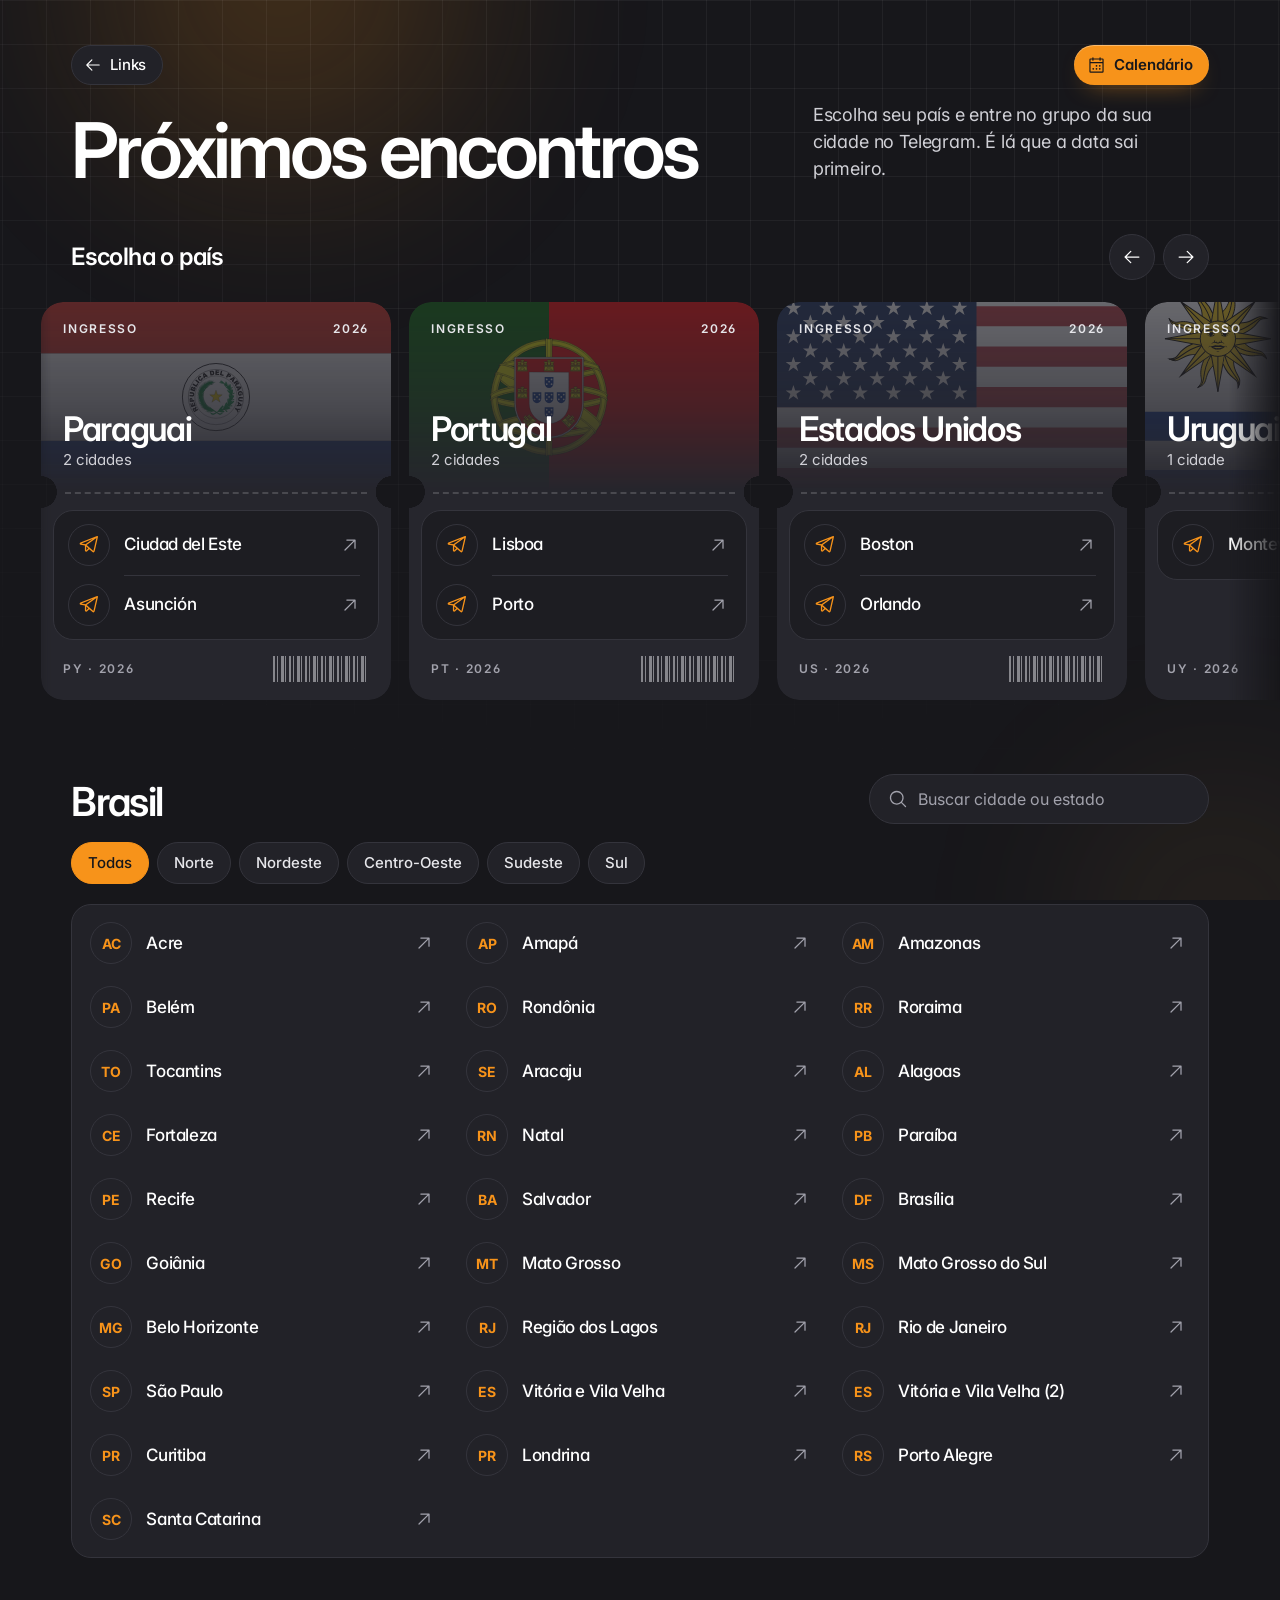
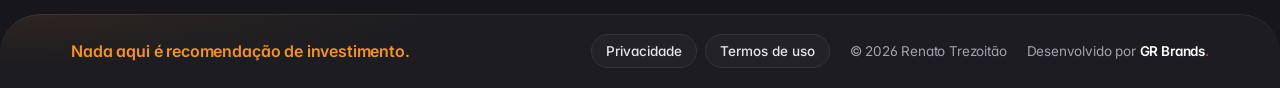
<file: eventos/index.html>
<!doctype html>
<html lang="pt-BR">
<head>
  <meta charset="utf-8">
  <!-- Rastreio: o mesmo da página de links (ver ../LEIA-ME.md). Pixel vazio = nada sai. -->
  <script>window.LN_TRACK = { pixel: '', capi: '../capi.php' };</script>
  <script>if (LN_TRACK.pixel) { var t = document.createElement('script'); t.src = '../tracking.js'; document.head.appendChild(t); }</script>
  <meta name="viewport" content="width=device-width, initial-scale=1, viewport-fit=cover">
  <title>Próximos encontros | Renato Trezoitão</title>
  <meta name="description" content="Encontros presenciais do Renato Trezoitão (@r38tao) no Brasil e no exterior. Escolha sua cidade e entre no grupo oficial no Telegram.">
  <meta name="theme-color" content="#17171B">
  <meta property="og:title" content="Próximos encontros · @r38tao">
  <meta property="og:description" content="Escolha sua cidade e entre na lista do próximo encontro.">
  <meta property="og:type" content="website">
  <meta property="og:image" content="../assets/renato.webp">
  <link rel="icon" href="favicon.svg" type="image/svg+xml">
  <link rel="icon" href="favicon-32.png" sizes="32x32" type="image/png">
  <link rel="apple-touch-icon" href="favicon-180.png">
  <link rel="preconnect" href="https://fonts.googleapis.com">
  <link rel="preconnect" href="https://fonts.gstatic.com" crossorigin>
  <link href="https://fonts.googleapis.com/css2?family=Inter:opsz,wght@14..32,300..700&display=swap" rel="stylesheet" media="print" onload="this.media='all'">
  <noscript><link href="https://fonts.googleapis.com/css2?family=Inter:opsz,wght@14..32,300..700&display=swap" rel="stylesheet"></noscript>
  <link rel="stylesheet" href="../style.css">
  <link rel="stylesheet" href="eventos.css">
  <script>
  (function(){try{if(!matchMedia("(prefers-reduced-motion: reduce)").matches)document.documentElement.className+=" anim";}catch(e){}})();
  </script>
</head>
<body>

  <div class="bg" aria-hidden="true">
    <div class="bg__glow bg__glow--1"></div>
    <div class="bg__glow bg__glow--2"></div>
    <div class="bg__grade"></div>
  </div>

  <main class="ev">

    <header class="ev__topo cena">
      <div class="ev__acoes a">
        <a class="voltar" href="../"><svg viewBox="0 0 256 256" aria-hidden="true"><path d="M224,128a8,8,0,0,1-8,8H59.31l58.35,58.34a8,8,0,0,1-11.32,11.32l-72-72a8,8,0,0,1,0-11.32l72-72a8,8,0,0,1,11.32,11.32L59.31,120H216A8,8,0,0,1,224,128Z"/></svg> Links</a>
        <button type="button" class="cal-botao" data-modal="modalCalendario"><svg viewBox="0 0 256 256" aria-hidden="true"><path d="M208,32H184V24a8,8,0,0,0-16,0v8H88V24a8,8,0,0,0-16,0v8H48A16,16,0,0,0,32,48V208a16,16,0,0,0,16,16H208a16,16,0,0,0,16-16V48A16,16,0,0,0,208,32ZM72,48v8a8,8,0,0,0,16,0V48h80v8a8,8,0,0,0,16,0V48h24V80H48V48ZM208,208H48V96H208V208Zm-68-76a12,12,0,1,1-12-12A12,12,0,0,1,140,132Zm44,0a12,12,0,1,1-12-12A12,12,0,0,1,184,132ZM96,172a12,12,0,1,1-12-12A12,12,0,0,1,96,172Zm44,0a12,12,0,1,1-12-12A12,12,0,0,1,140,172Zm44,0a12,12,0,1,1-12-12A12,12,0,0,1,184,172Z"/></svg> Calendário</button>
      </div>
      <h1 class="ev__titulo a">Próximos encontros</h1>
      <p class="ev__lead a">Escolha seu país e entre no grupo da sua cidade no Telegram. É lá que a data sai primeiro.</p>
    </header>

    <!-- galeria infinita: começa pelo Paraguai; anda sozinha, pausa no toque e no mouse -->
    <section class="galeria cena" aria-label="Países">
      <div class="galeria__topo">
        <h2 class="galeria__titulo">Escolha o país</h2>
        <div class="galeria__nav">
          <button type="button" class="galeria__btn" data-dir="-1" aria-label="País anterior"><svg viewBox="0 0 256 256" aria-hidden="true"><path d="M224,128a8,8,0,0,1-8,8H59.31l58.35,58.34a8,8,0,0,1-11.32,11.32l-72-72a8,8,0,0,1,0-11.32l72-72a8,8,0,0,1,11.32,11.32L59.31,120H216A8,8,0,0,1,224,128Z"/></svg></button>
          <button type="button" class="galeria__btn" data-dir="1" aria-label="Próximo país"><svg viewBox="0 0 256 256" aria-hidden="true"><path d="M221.66,133.66l-72,72a8,8,0,0,1-11.32-11.32L196.69,136H40a8,8,0,0,1,0-16H196.69L138.34,61.66a8,8,0,0,1,11.32-11.32l72,72A8,8,0,0,1,221.66,133.66Z"/></svg></button>
        </div>
      </div>
      <div class="galeria__trilho">
        <article class="pais a">
          <span class="pais__bandeira" style="background-image:url('bandeiras/py.svg')" aria-hidden="true"></span>
          <div class="pais__cabeca">
            <p class="pais__rotulo"><span>Ingresso</span><span>2026</span></p>
            <h2 class="pais__nome">Paraguai</h2>
            <p class="pais__conta">2 cidades</p>
          </div>
          <span class="pais__picote" aria-hidden="true"></span>
          <div class="pais__corpo">
            <div class="lista">
              <a class="item" data-cta="evento" data-nome="Ciudad del Este" href="https://t.me/+Xzl0vMCR-VU4MGUx" target="_blank" rel="noopener">
                <span class="item__ico"><svg viewBox="0 0 256 256" aria-hidden="true"><path d="M228.88,26.19a9,9,0,0,0-9.16-1.57L17.06,103.93a14.22,14.22,0,0,0,2.43,27.21L72,141.45V200a15.92,15.92,0,0,0,10,14.83,15.91,15.91,0,0,0,17.51-3.73l25.32-26.26L165,220a15.88,15.88,0,0,0,10.51,4,16.3,16.3,0,0,0,5-.79,15.85,15.85,0,0,0,10.67-11.63L231.77,35A9,9,0,0,0,228.88,26.19Zm-61.14,36L78.15,126.35l-49.6-9.73ZM88,200V152.52l24.79,21.74Zm87.53,8L92.85,135.5l119-85.29Z"/></svg></span>
                <span class="item__nome">Ciudad del Este</span>
                <span class="item__seta"><svg viewBox="0 0 256 256" aria-hidden="true"><path d="M200,64V168a8,8,0,0,1-16,0V83.31L69.66,197.66a8,8,0,0,1-11.32-11.32L172.69,72H88a8,8,0,0,1,0-16H192A8,8,0,0,1,200,64Z"/></svg></span>
              </a>
              <a class="item" data-cta="evento" data-nome="Asunción" href="https://t.me/+BmocRL5HVYBkYzgx" target="_blank" rel="noopener">
                <span class="item__ico"><svg viewBox="0 0 256 256" aria-hidden="true"><path d="M228.88,26.19a9,9,0,0,0-9.16-1.57L17.06,103.93a14.22,14.22,0,0,0,2.43,27.21L72,141.45V200a15.92,15.92,0,0,0,10,14.83,15.91,15.91,0,0,0,17.51-3.73l25.32-26.26L165,220a15.88,15.88,0,0,0,10.51,4,16.3,16.3,0,0,0,5-.79,15.85,15.85,0,0,0,10.67-11.63L231.77,35A9,9,0,0,0,228.88,26.19Zm-61.14,36L78.15,126.35l-49.6-9.73ZM88,200V152.52l24.79,21.74Zm87.53,8L92.85,135.5l119-85.29Z"/></svg></span>
                <span class="item__nome">Asunción</span>
                <span class="item__seta"><svg viewBox="0 0 256 256" aria-hidden="true"><path d="M200,64V168a8,8,0,0,1-16,0V83.31L69.66,197.66a8,8,0,0,1-11.32-11.32L172.69,72H88a8,8,0,0,1,0-16H192A8,8,0,0,1,200,64Z"/></svg></span>
              </a>
            </div>
          </div>
          <div class="pais__canhoto" aria-hidden="true">
            <span class="pais__codigo">PY · 2026</span>
            <span class="pais__barras"></span>
          </div>
        </article>
        <article class="pais a">
          <span class="pais__bandeira" style="background-image:url('bandeiras/pt.svg')" aria-hidden="true"></span>
          <div class="pais__cabeca">
            <p class="pais__rotulo"><span>Ingresso</span><span>2026</span></p>
            <h2 class="pais__nome">Portugal</h2>
            <p class="pais__conta">2 cidades</p>
          </div>
          <span class="pais__picote" aria-hidden="true"></span>
          <div class="pais__corpo">
            <div class="lista">
              <a class="item" data-cta="evento" data-nome="Lisboa" href="https://t.me/+3Z10qRa7n0hlNGQx" target="_blank" rel="noopener">
                <span class="item__ico"><svg viewBox="0 0 256 256" aria-hidden="true"><path d="M228.88,26.19a9,9,0,0,0-9.16-1.57L17.06,103.93a14.22,14.22,0,0,0,2.43,27.21L72,141.45V200a15.92,15.92,0,0,0,10,14.83,15.91,15.91,0,0,0,17.51-3.73l25.32-26.26L165,220a15.88,15.88,0,0,0,10.51,4,16.3,16.3,0,0,0,5-.79,15.85,15.85,0,0,0,10.67-11.63L231.77,35A9,9,0,0,0,228.88,26.19Zm-61.14,36L78.15,126.35l-49.6-9.73ZM88,200V152.52l24.79,21.74Zm87.53,8L92.85,135.5l119-85.29Z"/></svg></span>
                <span class="item__nome">Lisboa</span>
                <span class="item__seta"><svg viewBox="0 0 256 256" aria-hidden="true"><path d="M200,64V168a8,8,0,0,1-16,0V83.31L69.66,197.66a8,8,0,0,1-11.32-11.32L172.69,72H88a8,8,0,0,1,0-16H192A8,8,0,0,1,200,64Z"/></svg></span>
              </a>
              <a class="item" data-cta="evento" data-nome="Porto" href="https://t.me/+lTXZAXz5MrQzMTQx" target="_blank" rel="noopener">
                <span class="item__ico"><svg viewBox="0 0 256 256" aria-hidden="true"><path d="M228.88,26.19a9,9,0,0,0-9.16-1.57L17.06,103.93a14.22,14.22,0,0,0,2.43,27.21L72,141.45V200a15.92,15.92,0,0,0,10,14.83,15.91,15.91,0,0,0,17.51-3.73l25.32-26.26L165,220a15.88,15.88,0,0,0,10.51,4,16.3,16.3,0,0,0,5-.79,15.85,15.85,0,0,0,10.67-11.63L231.77,35A9,9,0,0,0,228.88,26.19Zm-61.14,36L78.15,126.35l-49.6-9.73ZM88,200V152.52l24.79,21.74Zm87.53,8L92.85,135.5l119-85.29Z"/></svg></span>
                <span class="item__nome">Porto</span>
                <span class="item__seta"><svg viewBox="0 0 256 256" aria-hidden="true"><path d="M200,64V168a8,8,0,0,1-16,0V83.31L69.66,197.66a8,8,0,0,1-11.32-11.32L172.69,72H88a8,8,0,0,1,0-16H192A8,8,0,0,1,200,64Z"/></svg></span>
              </a>
            </div>
          </div>
          <div class="pais__canhoto" aria-hidden="true">
            <span class="pais__codigo">PT · 2026</span>
            <span class="pais__barras"></span>
          </div>
        </article>
        <article class="pais a">
          <span class="pais__bandeira" style="background-image:url('bandeiras/us.svg')" aria-hidden="true"></span>
          <div class="pais__cabeca">
            <p class="pais__rotulo"><span>Ingresso</span><span>2026</span></p>
            <h2 class="pais__nome">Estados Unidos</h2>
            <p class="pais__conta">2 cidades</p>
          </div>
          <span class="pais__picote" aria-hidden="true"></span>
          <div class="pais__corpo">
            <div class="lista">
              <a class="item" data-cta="evento" data-nome="Boston" href="https://t.me/+Ma_YzX2GKWU1ZGRh" target="_blank" rel="noopener">
                <span class="item__ico"><svg viewBox="0 0 256 256" aria-hidden="true"><path d="M228.88,26.19a9,9,0,0,0-9.16-1.57L17.06,103.93a14.22,14.22,0,0,0,2.43,27.21L72,141.45V200a15.92,15.92,0,0,0,10,14.83,15.91,15.91,0,0,0,17.51-3.73l25.32-26.26L165,220a15.88,15.88,0,0,0,10.51,4,16.3,16.3,0,0,0,5-.79,15.85,15.85,0,0,0,10.67-11.63L231.77,35A9,9,0,0,0,228.88,26.19Zm-61.14,36L78.15,126.35l-49.6-9.73ZM88,200V152.52l24.79,21.74Zm87.53,8L92.85,135.5l119-85.29Z"/></svg></span>
                <span class="item__nome">Boston</span>
                <span class="item__seta"><svg viewBox="0 0 256 256" aria-hidden="true"><path d="M200,64V168a8,8,0,0,1-16,0V83.31L69.66,197.66a8,8,0,0,1-11.32-11.32L172.69,72H88a8,8,0,0,1,0-16H192A8,8,0,0,1,200,64Z"/></svg></span>
              </a>
              <a class="item" data-cta="evento" data-nome="Orlando" href="https://t.me/+r12FELmsjIxhODI5" target="_blank" rel="noopener">
                <span class="item__ico"><svg viewBox="0 0 256 256" aria-hidden="true"><path d="M228.88,26.19a9,9,0,0,0-9.16-1.57L17.06,103.93a14.22,14.22,0,0,0,2.43,27.21L72,141.45V200a15.92,15.92,0,0,0,10,14.83,15.91,15.91,0,0,0,17.51-3.73l25.32-26.26L165,220a15.88,15.88,0,0,0,10.51,4,16.3,16.3,0,0,0,5-.79,15.85,15.85,0,0,0,10.67-11.63L231.77,35A9,9,0,0,0,228.88,26.19Zm-61.14,36L78.15,126.35l-49.6-9.73ZM88,200V152.52l24.79,21.74Zm87.53,8L92.85,135.5l119-85.29Z"/></svg></span>
                <span class="item__nome">Orlando</span>
                <span class="item__seta"><svg viewBox="0 0 256 256" aria-hidden="true"><path d="M200,64V168a8,8,0,0,1-16,0V83.31L69.66,197.66a8,8,0,0,1-11.32-11.32L172.69,72H88a8,8,0,0,1,0-16H192A8,8,0,0,1,200,64Z"/></svg></span>
              </a>
            </div>
          </div>
          <div class="pais__canhoto" aria-hidden="true">
            <span class="pais__codigo">US · 2026</span>
            <span class="pais__barras"></span>
          </div>
        </article>
        <article class="pais a">
          <span class="pais__bandeira" style="background-image:url('bandeiras/uy.svg')" aria-hidden="true"></span>
          <div class="pais__cabeca">
            <p class="pais__rotulo"><span>Ingresso</span><span>2026</span></p>
            <h2 class="pais__nome">Uruguai</h2>
            <p class="pais__conta">1 cidade</p>
          </div>
          <span class="pais__picote" aria-hidden="true"></span>
          <div class="pais__corpo">
            <div class="lista">
              <a class="item" data-cta="evento" data-nome="Montevidéu" href="https://t.me/+5AjlqbcmNadlNGFh" target="_blank" rel="noopener">
                <span class="item__ico"><svg viewBox="0 0 256 256" aria-hidden="true"><path d="M228.88,26.19a9,9,0,0,0-9.16-1.57L17.06,103.93a14.22,14.22,0,0,0,2.43,27.21L72,141.45V200a15.92,15.92,0,0,0,10,14.83,15.91,15.91,0,0,0,17.51-3.73l25.32-26.26L165,220a15.88,15.88,0,0,0,10.51,4,16.3,16.3,0,0,0,5-.79,15.85,15.85,0,0,0,10.67-11.63L231.77,35A9,9,0,0,0,228.88,26.19Zm-61.14,36L78.15,126.35l-49.6-9.73ZM88,200V152.52l24.79,21.74Zm87.53,8L92.85,135.5l119-85.29Z"/></svg></span>
                <span class="item__nome">Montevidéu</span>
                <span class="item__seta"><svg viewBox="0 0 256 256" aria-hidden="true"><path d="M200,64V168a8,8,0,0,1-16,0V83.31L69.66,197.66a8,8,0,0,1-11.32-11.32L172.69,72H88a8,8,0,0,1,0-16H192A8,8,0,0,1,200,64Z"/></svg></span>
              </a>
            </div>
          </div>
          <div class="pais__canhoto" aria-hidden="true">
            <span class="pais__codigo">UY · 2026</span>
            <span class="pais__barras"></span>
          </div>
        </article>
        <article class="pais a">
          <span class="pais__bandeira" style="background-image:url('bandeiras/br.svg')" aria-hidden="true"></span>
          <div class="pais__cabeca">
            <p class="pais__rotulo"><span>Ingresso</span><span>2026</span></p>
            <h2 class="pais__nome">Brasil</h2>
            <p class="pais__conta">28 cidades em 5 regiões</p>
          </div>
          <span class="pais__picote" aria-hidden="true"></span>
          <div class="pais__corpo">
            <a class="pais__botao" href="#brasil">Ver cidades <svg viewBox="0 0 256 256" aria-hidden="true"><path d="M221.66,133.66l-72,72a8,8,0,0,1-11.32-11.32L196.69,136H40a8,8,0,0,1,0-16H196.69L138.34,61.66a8,8,0,0,1,11.32-11.32l72,72A8,8,0,0,1,221.66,133.66Z"/></svg></a>
          </div>
          <div class="pais__canhoto" aria-hidden="true">
            <span class="pais__codigo">BR · 2026</span>
            <span class="pais__barras"></span>
          </div>
        </article>
      </div>
    </section>

    <section class="brasil cena" id="brasil" aria-labelledby="t-brasil">
      <div class="brasil__topo a">
        <h2 class="brasil__titulo" id="t-brasil">Brasil</h2>
        <label class="busca">
          <svg viewBox="0 0 256 256" aria-hidden="true"><path d="M229.66,218.34l-50.07-50.06a88.11,88.11,0,1,0-11.31,11.31l50.06,50.07a8,8,0,0,0,11.32-11.32ZM40,112a72,72,0,1,1,72,72A72.08,72.08,0,0,1,40,112Z"/></svg>
          <input type="search" placeholder="Buscar cidade ou estado" aria-label="Buscar cidade ou estado" autocomplete="off">
        </label>
      </div>
      <div class="filtros a" role="group" aria-label="Filtrar por região"><button type="button" aria-pressed="true" data-regiao="todas">Todas</button><button type="button" aria-pressed="false" data-regiao="norte">Norte</button><button type="button" aria-pressed="false" data-regiao="nordeste">Nordeste</button><button type="button" aria-pressed="false" data-regiao="centro-oeste">Centro-Oeste</button><button type="button" aria-pressed="false" data-regiao="sudeste">Sudeste</button><button type="button" aria-pressed="false" data-regiao="sul">Sul</button></div>
      <div class="lista lista--grade">
        <a class="item a" data-cta="grupo" data-nome="Acre" data-regiao="norte" data-busca="acre ac" href="https://t.me/+ARmz73wLIiRlYWM5" target="_blank" rel="noopener">
          <span class="item__ico item__ico--letra">AC</span>
          <span class="item__nome">Acre</span>
          <span class="item__seta"><svg viewBox="0 0 256 256" aria-hidden="true"><path d="M200,64V168a8,8,0,0,1-16,0V83.31L69.66,197.66a8,8,0,0,1-11.32-11.32L172.69,72H88a8,8,0,0,1,0-16H192A8,8,0,0,1,200,64Z"/></svg></span>
        </a>
        <a class="item a" data-cta="grupo" data-nome="Amapá" data-regiao="norte" data-busca="amapa ap" href="https://t.me/+Haa_ST3YnOA2NDVh" target="_blank" rel="noopener">
          <span class="item__ico item__ico--letra">AP</span>
          <span class="item__nome">Amapá</span>
          <span class="item__seta"><svg viewBox="0 0 256 256" aria-hidden="true"><path d="M200,64V168a8,8,0,0,1-16,0V83.31L69.66,197.66a8,8,0,0,1-11.32-11.32L172.69,72H88a8,8,0,0,1,0-16H192A8,8,0,0,1,200,64Z"/></svg></span>
        </a>
        <a class="item a" data-cta="grupo" data-nome="Amazonas" data-regiao="norte" data-busca="amazonas am" href="https://t.me/+MMWeGiqhnL4wMTUx" target="_blank" rel="noopener">
          <span class="item__ico item__ico--letra">AM</span>
          <span class="item__nome">Amazonas</span>
          <span class="item__seta"><svg viewBox="0 0 256 256" aria-hidden="true"><path d="M200,64V168a8,8,0,0,1-16,0V83.31L69.66,197.66a8,8,0,0,1-11.32-11.32L172.69,72H88a8,8,0,0,1,0-16H192A8,8,0,0,1,200,64Z"/></svg></span>
        </a>
        <a class="item a" data-cta="grupo" data-nome="Belém" data-regiao="norte" data-busca="belem pa" href="https://t.me/+6_EvlrTTF8QyZjVh" target="_blank" rel="noopener">
          <span class="item__ico item__ico--letra">PA</span>
          <span class="item__nome">Belém</span>
          <span class="item__seta"><svg viewBox="0 0 256 256" aria-hidden="true"><path d="M200,64V168a8,8,0,0,1-16,0V83.31L69.66,197.66a8,8,0,0,1-11.32-11.32L172.69,72H88a8,8,0,0,1,0-16H192A8,8,0,0,1,200,64Z"/></svg></span>
        </a>
        <a class="item a" data-cta="grupo" data-nome="Rondônia" data-regiao="norte" data-busca="rondonia ro" href="https://t.me/+I7a9RhhKM3o4ZTgx" target="_blank" rel="noopener">
          <span class="item__ico item__ico--letra">RO</span>
          <span class="item__nome">Rondônia</span>
          <span class="item__seta"><svg viewBox="0 0 256 256" aria-hidden="true"><path d="M200,64V168a8,8,0,0,1-16,0V83.31L69.66,197.66a8,8,0,0,1-11.32-11.32L172.69,72H88a8,8,0,0,1,0-16H192A8,8,0,0,1,200,64Z"/></svg></span>
        </a>
        <a class="item a" data-cta="grupo" data-nome="Roraima" data-regiao="norte" data-busca="roraima rr" href="https://t.me/+1Ydn7snP2yYwNTQx" target="_blank" rel="noopener">
          <span class="item__ico item__ico--letra">RR</span>
          <span class="item__nome">Roraima</span>
          <span class="item__seta"><svg viewBox="0 0 256 256" aria-hidden="true"><path d="M200,64V168a8,8,0,0,1-16,0V83.31L69.66,197.66a8,8,0,0,1-11.32-11.32L172.69,72H88a8,8,0,0,1,0-16H192A8,8,0,0,1,200,64Z"/></svg></span>
        </a>
        <a class="item a" data-cta="grupo" data-nome="Tocantins" data-regiao="norte" data-busca="tocantins to" href="https://t.me/+oajX8_82jBllZTQ5" target="_blank" rel="noopener">
          <span class="item__ico item__ico--letra">TO</span>
          <span class="item__nome">Tocantins</span>
          <span class="item__seta"><svg viewBox="0 0 256 256" aria-hidden="true"><path d="M200,64V168a8,8,0,0,1-16,0V83.31L69.66,197.66a8,8,0,0,1-11.32-11.32L172.69,72H88a8,8,0,0,1,0-16H192A8,8,0,0,1,200,64Z"/></svg></span>
        </a>
        <a class="item a" data-cta="grupo" data-nome="Aracaju" data-regiao="nordeste" data-busca="aracaju se" href="https://t.me/+2MuEwkYIlmhhZjBh" target="_blank" rel="noopener">
          <span class="item__ico item__ico--letra">SE</span>
          <span class="item__nome">Aracaju</span>
          <span class="item__seta"><svg viewBox="0 0 256 256" aria-hidden="true"><path d="M200,64V168a8,8,0,0,1-16,0V83.31L69.66,197.66a8,8,0,0,1-11.32-11.32L172.69,72H88a8,8,0,0,1,0-16H192A8,8,0,0,1,200,64Z"/></svg></span>
        </a>
        <a class="item a" data-cta="grupo" data-nome="Alagoas" data-regiao="nordeste" data-busca="alagoas al" href="https://t.me/+qretLiCB-B00MTAx" target="_blank" rel="noopener">
          <span class="item__ico item__ico--letra">AL</span>
          <span class="item__nome">Alagoas</span>
          <span class="item__seta"><svg viewBox="0 0 256 256" aria-hidden="true"><path d="M200,64V168a8,8,0,0,1-16,0V83.31L69.66,197.66a8,8,0,0,1-11.32-11.32L172.69,72H88a8,8,0,0,1,0-16H192A8,8,0,0,1,200,64Z"/></svg></span>
        </a>
        <a class="item a" data-cta="grupo" data-nome="Fortaleza" data-regiao="nordeste" data-busca="fortaleza ce" href="https://t.me/+EJmlJFf_OEgzNjVh" target="_blank" rel="noopener">
          <span class="item__ico item__ico--letra">CE</span>
          <span class="item__nome">Fortaleza</span>
          <span class="item__seta"><svg viewBox="0 0 256 256" aria-hidden="true"><path d="M200,64V168a8,8,0,0,1-16,0V83.31L69.66,197.66a8,8,0,0,1-11.32-11.32L172.69,72H88a8,8,0,0,1,0-16H192A8,8,0,0,1,200,64Z"/></svg></span>
        </a>
        <a class="item a" data-cta="grupo" data-nome="Natal" data-regiao="nordeste" data-busca="natal rn" href="https://t.me/+zTVeR9nSYWQzNWNh" target="_blank" rel="noopener">
          <span class="item__ico item__ico--letra">RN</span>
          <span class="item__nome">Natal</span>
          <span class="item__seta"><svg viewBox="0 0 256 256" aria-hidden="true"><path d="M200,64V168a8,8,0,0,1-16,0V83.31L69.66,197.66a8,8,0,0,1-11.32-11.32L172.69,72H88a8,8,0,0,1,0-16H192A8,8,0,0,1,200,64Z"/></svg></span>
        </a>
        <a class="item a" data-cta="grupo" data-nome="Paraíba" data-regiao="nordeste" data-busca="paraiba pb" href="https://t.me/+ktl1rN3WrDQ2ZmMx" target="_blank" rel="noopener">
          <span class="item__ico item__ico--letra">PB</span>
          <span class="item__nome">Paraíba</span>
          <span class="item__seta"><svg viewBox="0 0 256 256" aria-hidden="true"><path d="M200,64V168a8,8,0,0,1-16,0V83.31L69.66,197.66a8,8,0,0,1-11.32-11.32L172.69,72H88a8,8,0,0,1,0-16H192A8,8,0,0,1,200,64Z"/></svg></span>
        </a>
        <a class="item a" data-cta="grupo" data-nome="Recife" data-regiao="nordeste" data-busca="recife pe" href="https://t.me/+pz_TvaJ5j41iMWYx" target="_blank" rel="noopener">
          <span class="item__ico item__ico--letra">PE</span>
          <span class="item__nome">Recife</span>
          <span class="item__seta"><svg viewBox="0 0 256 256" aria-hidden="true"><path d="M200,64V168a8,8,0,0,1-16,0V83.31L69.66,197.66a8,8,0,0,1-11.32-11.32L172.69,72H88a8,8,0,0,1,0-16H192A8,8,0,0,1,200,64Z"/></svg></span>
        </a>
        <a class="item a" data-cta="grupo" data-nome="Salvador" data-regiao="nordeste" data-busca="salvador ba" href="https://t.me/+RMMOBgv20RM2NjVh" target="_blank" rel="noopener">
          <span class="item__ico item__ico--letra">BA</span>
          <span class="item__nome">Salvador</span>
          <span class="item__seta"><svg viewBox="0 0 256 256" aria-hidden="true"><path d="M200,64V168a8,8,0,0,1-16,0V83.31L69.66,197.66a8,8,0,0,1-11.32-11.32L172.69,72H88a8,8,0,0,1,0-16H192A8,8,0,0,1,200,64Z"/></svg></span>
        </a>
        <a class="item a" data-cta="grupo" data-nome="Brasília" data-regiao="centro-oeste" data-busca="brasilia df" href="https://t.me/+Q2DQpz4xb7dhZWIx" target="_blank" rel="noopener">
          <span class="item__ico item__ico--letra">DF</span>
          <span class="item__nome">Brasília</span>
          <span class="item__seta"><svg viewBox="0 0 256 256" aria-hidden="true"><path d="M200,64V168a8,8,0,0,1-16,0V83.31L69.66,197.66a8,8,0,0,1-11.32-11.32L172.69,72H88a8,8,0,0,1,0-16H192A8,8,0,0,1,200,64Z"/></svg></span>
        </a>
        <a class="item a" data-cta="grupo" data-nome="Goiânia" data-regiao="centro-oeste" data-busca="goiania go" href="https://t.me/+ZmO7Wus_hUJiODhh" target="_blank" rel="noopener">
          <span class="item__ico item__ico--letra">GO</span>
          <span class="item__nome">Goiânia</span>
          <span class="item__seta"><svg viewBox="0 0 256 256" aria-hidden="true"><path d="M200,64V168a8,8,0,0,1-16,0V83.31L69.66,197.66a8,8,0,0,1-11.32-11.32L172.69,72H88a8,8,0,0,1,0-16H192A8,8,0,0,1,200,64Z"/></svg></span>
        </a>
        <a class="item a" data-cta="grupo" data-nome="Mato Grosso" data-regiao="centro-oeste" data-busca="mato grosso mt" href="https://t.me/+JiKhbMZrNsg0ODcx" target="_blank" rel="noopener">
          <span class="item__ico item__ico--letra">MT</span>
          <span class="item__nome">Mato Grosso</span>
          <span class="item__seta"><svg viewBox="0 0 256 256" aria-hidden="true"><path d="M200,64V168a8,8,0,0,1-16,0V83.31L69.66,197.66a8,8,0,0,1-11.32-11.32L172.69,72H88a8,8,0,0,1,0-16H192A8,8,0,0,1,200,64Z"/></svg></span>
        </a>
        <a class="item a" data-cta="grupo" data-nome="Mato Grosso do Sul" data-regiao="centro-oeste" data-busca="mato grosso do sul ms" href="https://t.me/+0G6fb-BH9Ls2MDQ5" target="_blank" rel="noopener">
          <span class="item__ico item__ico--letra">MS</span>
          <span class="item__nome">Mato Grosso do Sul</span>
          <span class="item__seta"><svg viewBox="0 0 256 256" aria-hidden="true"><path d="M200,64V168a8,8,0,0,1-16,0V83.31L69.66,197.66a8,8,0,0,1-11.32-11.32L172.69,72H88a8,8,0,0,1,0-16H192A8,8,0,0,1,200,64Z"/></svg></span>
        </a>
        <a class="item a" data-cta="grupo" data-nome="Belo Horizonte" data-regiao="sudeste" data-busca="belo horizonte mg" href="https://t.me/+yeRBnT_ZEUY5MTFh" target="_blank" rel="noopener">
          <span class="item__ico item__ico--letra">MG</span>
          <span class="item__nome">Belo Horizonte</span>
          <span class="item__seta"><svg viewBox="0 0 256 256" aria-hidden="true"><path d="M200,64V168a8,8,0,0,1-16,0V83.31L69.66,197.66a8,8,0,0,1-11.32-11.32L172.69,72H88a8,8,0,0,1,0-16H192A8,8,0,0,1,200,64Z"/></svg></span>
        </a>
        <a class="item a" data-cta="grupo" data-nome="Região dos Lagos" data-regiao="sudeste" data-busca="regiao dos lagos rj" href="https://t.me/+gxV4A5d_Zi5mZWM5" target="_blank" rel="noopener">
          <span class="item__ico item__ico--letra">RJ</span>
          <span class="item__nome">Região dos Lagos</span>
          <span class="item__seta"><svg viewBox="0 0 256 256" aria-hidden="true"><path d="M200,64V168a8,8,0,0,1-16,0V83.31L69.66,197.66a8,8,0,0,1-11.32-11.32L172.69,72H88a8,8,0,0,1,0-16H192A8,8,0,0,1,200,64Z"/></svg></span>
        </a>
        <a class="item a" data-cta="grupo" data-nome="Rio de Janeiro" data-regiao="sudeste" data-busca="rio de janeiro rj" href="https://t.me/+P1f9UyU5gTA1OWIx" target="_blank" rel="noopener">
          <span class="item__ico item__ico--letra">RJ</span>
          <span class="item__nome">Rio de Janeiro</span>
          <span class="item__seta"><svg viewBox="0 0 256 256" aria-hidden="true"><path d="M200,64V168a8,8,0,0,1-16,0V83.31L69.66,197.66a8,8,0,0,1-11.32-11.32L172.69,72H88a8,8,0,0,1,0-16H192A8,8,0,0,1,200,64Z"/></svg></span>
        </a>
        <a class="item a" data-cta="grupo" data-nome="São Paulo" data-regiao="sudeste" data-busca="sao paulo sp" href="https://t.me/+z74sDki0oskzZTcx" target="_blank" rel="noopener">
          <span class="item__ico item__ico--letra">SP</span>
          <span class="item__nome">São Paulo</span>
          <span class="item__seta"><svg viewBox="0 0 256 256" aria-hidden="true"><path d="M200,64V168a8,8,0,0,1-16,0V83.31L69.66,197.66a8,8,0,0,1-11.32-11.32L172.69,72H88a8,8,0,0,1,0-16H192A8,8,0,0,1,200,64Z"/></svg></span>
        </a>
        <a class="item a" data-cta="grupo" data-nome="Vitória e Vila Velha" data-regiao="sudeste" data-busca="vitoria e vila velha es" href="https://t.me/+jUjPDvtChIE1NGFh" target="_blank" rel="noopener">
          <span class="item__ico item__ico--letra">ES</span>
          <span class="item__nome">Vitória e Vila Velha</span>
          <span class="item__seta"><svg viewBox="0 0 256 256" aria-hidden="true"><path d="M200,64V168a8,8,0,0,1-16,0V83.31L69.66,197.66a8,8,0,0,1-11.32-11.32L172.69,72H88a8,8,0,0,1,0-16H192A8,8,0,0,1,200,64Z"/></svg></span>
        </a>
        <a class="item a" data-cta="grupo" data-nome="Vitória e Vila Velha (2)" data-regiao="sudeste" data-busca="vitoria e vila velha (2) es" href="https://t.me/+fV8NxDOJjLhjNWZh" target="_blank" rel="noopener">
          <span class="item__ico item__ico--letra">ES</span>
          <span class="item__nome">Vitória e Vila Velha (2)</span>
          <span class="item__seta"><svg viewBox="0 0 256 256" aria-hidden="true"><path d="M200,64V168a8,8,0,0,1-16,0V83.31L69.66,197.66a8,8,0,0,1-11.32-11.32L172.69,72H88a8,8,0,0,1,0-16H192A8,8,0,0,1,200,64Z"/></svg></span>
        </a>
        <a class="item a" data-cta="grupo" data-nome="Curitiba" data-regiao="sul" data-busca="curitiba pr" href="https://t.me/+3h1hiTU8BBwxN2Ux" target="_blank" rel="noopener">
          <span class="item__ico item__ico--letra">PR</span>
          <span class="item__nome">Curitiba</span>
          <span class="item__seta"><svg viewBox="0 0 256 256" aria-hidden="true"><path d="M200,64V168a8,8,0,0,1-16,0V83.31L69.66,197.66a8,8,0,0,1-11.32-11.32L172.69,72H88a8,8,0,0,1,0-16H192A8,8,0,0,1,200,64Z"/></svg></span>
        </a>
        <a class="item a" data-cta="grupo" data-nome="Londrina" data-regiao="sul" data-busca="londrina pr" href="https://t.me/+23kGkMord_kxNGVh" target="_blank" rel="noopener">
          <span class="item__ico item__ico--letra">PR</span>
          <span class="item__nome">Londrina</span>
          <span class="item__seta"><svg viewBox="0 0 256 256" aria-hidden="true"><path d="M200,64V168a8,8,0,0,1-16,0V83.31L69.66,197.66a8,8,0,0,1-11.32-11.32L172.69,72H88a8,8,0,0,1,0-16H192A8,8,0,0,1,200,64Z"/></svg></span>
        </a>
        <a class="item a" data-cta="grupo" data-nome="Porto Alegre" data-regiao="sul" data-busca="porto alegre rs" href="https://t.me/+a9Jp5Tg2nGkyZjU5" target="_blank" rel="noopener">
          <span class="item__ico item__ico--letra">RS</span>
          <span class="item__nome">Porto Alegre</span>
          <span class="item__seta"><svg viewBox="0 0 256 256" aria-hidden="true"><path d="M200,64V168a8,8,0,0,1-16,0V83.31L69.66,197.66a8,8,0,0,1-11.32-11.32L172.69,72H88a8,8,0,0,1,0-16H192A8,8,0,0,1,200,64Z"/></svg></span>
        </a>
        <a class="item a" data-cta="grupo" data-nome="Santa Catarina" data-regiao="sul" data-busca="santa catarina sc" href="https://t.me/+heL1nHnruz84ZmRh" target="_blank" rel="noopener">
          <span class="item__ico item__ico--letra">SC</span>
          <span class="item__nome">Santa Catarina</span>
          <span class="item__seta"><svg viewBox="0 0 256 256" aria-hidden="true"><path d="M200,64V168a8,8,0,0,1-16,0V83.31L69.66,197.66a8,8,0,0,1-11.32-11.32L172.69,72H88a8,8,0,0,1,0-16H192A8,8,0,0,1,200,64Z"/></svg></span>
        </a>
      </div>
      <p class="vazio" hidden>Nenhuma cidade encontrada. Acompanhe pelo <a href="https://t.me/r38taochannel" target="_blank" rel="noopener">grupo oficial no Telegram</a>.</p>
    </section>

    <footer class="rodape cena">
      <p class="rodape__legal a">
        <button type="button" class="legal" data-modal="modalPrivacidade">Privacidade</button>
        <button type="button" class="legal" data-modal="modalTermos">Termos de uso</button>
      </p>
      <p class="rodape__aviso a">Nada aqui é recomendação de investimento.</p>
      <p class="rodape__base a">
        <span>© <span id="ano">2026</span> Renato Trezoitão</span>
        <span>Desenvolvido por <a href="https://grbrands.com.br" target="_blank" rel="noopener">GR Brands<span class="ponto-gr">.</span></a></span>
      </p>
    </footer>
  </main>

  <!-- ============================================================
       MODAIS: abrem sobre a própria página, sem recarregar nem navegar
       ============================================================ -->

  <!-- ---------- Política de Privacidade ---------- -->
  <div class="modal" id="modalPrivacidade" role="dialog" aria-modal="true" aria-labelledby="tituloPrivacidade" hidden>
    <div class="modal__fundo" data-fechar></div>
    <div class="modal__caixa">
      <div class="modal__topo">
        <div>
          <h2 id="tituloPrivacidade">Política de Privacidade</h2>
          <p class="atualizado">Última atualização: <span class="marcador">[INSERIR DATA]</span></p>
        </div>
        <button type="button" class="modal__fechar" data-fechar aria-label="Fechar">✕</button>
      </div>
      <div class="modal__corpo" tabindex="0">
        <p>Esta Política descreve como <strong>Renato Trezoitão</strong> (<span class="marcador">[RAZÃO SOCIAL]</span>, CNPJ <span class="marcador">[CNPJ]</span>, com sede em <span class="marcador">[ENDEREÇO COMPLETO]</span>) trata dados pessoais nesta página, em conformidade com a Lei nº 13.709/2018, a Lei Geral de Proteção de Dados Pessoais (LGPD).</p>
        <p>Esta é uma <strong>página de links</strong>: sua única função é reunir em uma tela os canais oficiais de @r38tao. Ela não possui formulário, cadastro, área de login nem processamento de pagamentos.</p>

        <h3>1. Quais dados são coletados por esta página</h3>
        <p><strong>Nenhum dado pessoal é solicitado ou digitado aqui.</strong> Não há campos para preencher e a página não mantém banco de dados próprio.</p>
        <p>A página registra, para medição de anúncios, a visita e o botão clicado, associados a identificadores de navegador descritos no <strong>item 5</strong>. Não há nome, telefone nem e-mail envolvidos.</p>
        <p>Como em qualquer site, o servidor de hospedagem pode registrar automaticamente alguns dados técnicos de acesso: endereço IP, data e hora, tipo de navegador e dispositivo. Esses registros ficam sob a guarda de <span class="marcador">[PROVEDOR DE HOSPEDAGEM]</span>, conforme o art. 15 do Marco Civil da Internet.</p>
        <p>A cotação do Bitcoin exibida no topo é consultada na API pública da <strong>CoinGecko</strong>, que recebe o endereço IP e dados básicos do navegador no momento da consulta.</p>

        <h3>2. Finalidade do tratamento</h3>
        <p>A página existe para <strong>encaminhar o visitante ao canal que ele escolher</strong> e para <strong>medir o resultado dos anúncios</strong> que trazem essas visitas. Não há disparo de mensagens em massa, venda ou cessão de dados.</p>

        <h3>3. Base legal do tratamento</h3>
        <ul>
          <li><strong>Art. 7º, IX, da LGPD</strong>: legítimo interesse, restrito à operação técnica da página e à medição de anúncios, sujeita à oposição do titular;</li>
          <li><strong>Art. 7º, II, da LGPD</strong> e <strong>art. 15 do Marco Civil da Internet</strong>: guarda de registros de acesso, quando aplicável;</li>
          <li><strong>Art. 7º, V, da LGPD</strong>: procedimentos preliminares a contrato, quando você segue para um dos serviços de destino e informa seus dados <em>lá</em>.</li>
        </ul>

        <h3>4. Serviços de terceiros</h3>
        <p>No carregamento da página há contato com o <strong>Google Fonts</strong> (tipografias), a <strong>CoinGecko</strong> (cotação), a <strong>Meta Platforms</strong> (item 5) e o provedor de hospedagem.</p>
        <p>Ao clicar em um botão, você é levado a um serviço externo com política de privacidade própria: renato38.com.br, Missão Bitcoin (PagTickets), Livraria Alexandre Costa, Lex Bitcoin, WhatsApp, Telegram, YouTube, Substack, Primal (Nostr), X, Instagram, Binance, Bybit, Noxpay e Stackbit. O tratamento feito dentro desses serviços não é controlado por esta página.</p>

        <h3>5. Cookies e tecnologias de rastreamento</h3>
        <p>Esta página pode utilizar o <strong>Meta Pixel</strong> e a <strong>API de Conversões da Meta</strong> para medir o resultado dos anúncios. Não há Google Analytics, Google Tag Manager nem outra ferramenta de rastreamento.</p>
        <p>São registrados a visita e qual botão foi clicado. Para isso são gravados no navegador os cookies <strong>_fbp</strong> e <strong>_fbc</strong>, da Meta, e um identificador interno (<strong>_ln_id</strong>, também em armazenamento local). Eles duram até <strong>180 dias</strong> e servem apenas à medição de anúncios. Você pode apagá-los no navegador sem prejuízo para o uso da página.</p>

        <h3>6. Direitos do titular</h3>
        <p>Nos termos do art. 18 da LGPD, você pode pedir confirmação de tratamento, acesso, correção, anonimização, eliminação, portabilidade, informação sobre compartilhamento e revogação do consentimento.</p>

        <h3>7. Contato</h3>
        <p>Pedidos sobre seus dados: <span class="marcador">[E-MAIL DE CONTATO]</span>. Encarregado (DPO): <span class="marcador">[NOME DO ENCARREGADO / "não designado"]</span>.</p>

        <h3>8. Alterações</h3>
        <p>A versão vigente é sempre a exibida nesta página, com a data de atualização indicada no topo.</p>
      </div>
    </div>
  </div>

  <!-- ---------- Termos de Uso ---------- -->
  <div class="modal" id="modalTermos" role="dialog" aria-modal="true" aria-labelledby="tituloTermos" hidden>
    <div class="modal__fundo" data-fechar></div>
    <div class="modal__caixa">
      <div class="modal__topo">
        <div>
          <h2 id="tituloTermos">Termos de Uso</h2>
          <p class="atualizado">Última atualização: <span class="marcador">[INSERIR DATA]</span></p>
        </div>
        <button type="button" class="modal__fechar" data-fechar aria-label="Fechar">✕</button>
      </div>
      <div class="modal__corpo" tabindex="0">
        <p>Estes Termos regulam o uso desta página de links de <strong>Renato Trezoitão</strong> (<span class="marcador">[RAZÃO SOCIAL]</span>, CNPJ <span class="marcador">[CNPJ]</span>). Ao navegar ou clicar em qualquer botão, você declara que leu e concorda com as condições abaixo.</p>

        <h3>1. Objeto da página</h3>
        <p>Finalidade exclusivamente informativa: reunir os canais oficiais de @r38tao. <strong>Nenhuma compra ou pagamento é feito aqui.</strong> Cada botão abre um serviço externo, e a partir do clique valem os termos desse serviço.</p>

        <h3>2. Não é recomendação de investimento</h3>
        <p>Os conteúdos, a cotação exibida e os serviços indicados têm caráter educativo e informativo. Nada nesta página constitui recomendação de compra ou venda de ativos. Criptoativos têm alta volatilidade; decida com base na sua própria pesquisa.</p>

        <h3>3. Links de parceiros</h3>
        <p>Alguns links (como Binance, Bybit, Noxpay e Stackbit) são de afiliado ou trazem cupom, e podem gerar comissão sem custo extra para você. Preços, taxas, cupons e condições são definidos pelos parceiros e podem mudar sem aviso.</p>

        <h3>4. Cotação do Bitcoin</h3>
        <p>O valor exibido no topo vem de fonte pública (CoinGecko), é atualizado a cada minuto e serve apenas como referência. Pode haver atraso ou indisponibilidade.</p>

        <h3>5. Propriedade intelectual</h3>
        <p>Nome, imagem e textos desta página pertencem a Renato Trezoitão. As marcas citadas pertencem a seus titulares e aparecem apenas para identificar os canais. Tipografias Inter e JetBrains Mono sob a SIL Open Font License.</p>

        <h3>6. Disponibilidade</h3>
        <p>Empregamos esforços razoáveis para manter os links corretos, sem garantia de funcionamento ininterrupto. Nada nestes Termos afasta os direitos do Código de Defesa do Consumidor.</p>

        <h3>7. Privacidade</h3>
        <p>O tratamento de dados está descrito na <strong>Política de Privacidade</strong>, parte integrante destes Termos.</p>

        <h3>8. Lei aplicável e foro</h3>
        <p>Aplica-se a legislação brasileira. Foro da comarca de <span class="marcador">[CIDADE/UF]</span>, ressalvado o foro do domicílio do consumidor.</p>
      </div>
    </div>
  </div>

  <!-- ---------- Calendário (pop-up) ----------
       Preenchido pelo eventos.js a partir da lista AGENDA. -->
  <div class="modal modal--cal" id="modalCalendario" role="dialog" aria-modal="true" aria-labelledby="tituloCal" hidden>
    <div class="modal__fundo" data-fechar></div>
    <div class="modal__caixa">
      <div class="modal__topo">
        <div>
          <h2 id="tituloCal">Calendário</h2>
          <p class="atualizado">Encontros presenciais</p>
        </div>
        <button type="button" class="modal__fechar" data-fechar aria-label="Fechar">✕</button>
      </div>
      <div class="modal__corpo cal" tabindex="0">
        <div class="cal__mes">
          <button type="button" class="cal__nav" data-mes="-1" aria-label="Mês anterior"><svg viewBox="0 0 256 256" aria-hidden="true"><path d="M224,128a8,8,0,0,1-8,8H59.31l58.35,58.34a8,8,0,0,1-11.32,11.32l-72-72a8,8,0,0,1,0-11.32l72-72a8,8,0,0,1,11.32,11.32L59.31,120H216A8,8,0,0,1,224,128Z"/></svg></button>
          <b class="cal__nome" aria-live="polite"></b>
          <button type="button" class="cal__nav" data-mes="1" aria-label="Próximo mês"><svg viewBox="0 0 256 256" aria-hidden="true"><path d="M221.66,133.66l-72,72a8,8,0,0,1-11.32-11.32L196.69,136H40a8,8,0,0,1,0-16H196.69L138.34,61.66a8,8,0,0,1,11.32-11.32l72,72A8,8,0,0,1,221.66,133.66Z"/></svg></button>
        </div>
        <div class="cal__semana" aria-hidden="true"><span>D</span><span>S</span><span>T</span><span>Q</span><span>Q</span><span>S</span><span>S</span></div>
        <div class="cal__dias"></div>
        <h3>Neste mês</h3>
        <div class="cal__lista"></div>
        <h3>Datas a confirmar</h3>
        <p class="cal__dica">Entre no grupo da cidade para ser avisado quando a data sair.</p>
        <div class="cal__pendentes"></div>
      </div>
    </div>
  </div>

  <script src="../luz.js" defer></script>
  <script src="eventos.js" defer></script>
</body>
</html>
</file>
<file: style.css>
/* =========================================================
   R38tao · Página de links
   Grafite e laranja Bitcoin. Só Inter.
   Contornos de 1.1px e vidro: receita do site da GR Brands.
   Ícones: Phosphor Icons (MIT), peso regular, embutidos.

   Regra da casa: uma linha por link (ícone, nome, seta).
   Nada de numeração, contadores ou subtítulos.
   ========================================================= */

:root {
  --paper: #17171B;
  --card: #222228;
  --card-hover: #2B2B32;
  --ink: #FFFFFF;
  --ink-2: #E6E6EA;
  --muted: #D0D0D6;
  --faint: #A2A2AC;
  --line: #34343C;
  --line-hover: #4A4A54;
  --laranja: #F7931A;
  --laranja-claro: #FFB547;

  --r: 20px;
  --ease: cubic-bezier(.22, .8, .24, 1);
}

* { box-sizing: border-box; margin: 0; padding: 0; }
/* sem o quadrado azul do toque no celular; o foco de teclado continua (laranja) */
* { -webkit-tap-highlight-color: transparent; }
:focus:not(:focus-visible) { outline: none; }
html { -webkit-text-size-adjust: 100%; color-scheme: dark; }
body {
  min-height: 100vh;
  background: var(--paper);
  color: var(--ink);
  font-family: "Inter", ui-sans-serif, system-ui, -apple-system, "Segoe UI", Roboto, Arial, sans-serif;
  font-feature-settings: "ss01", "cv11";
  font-size: 16px; line-height: 1.5; letter-spacing: -.011em;
  -webkit-font-smoothing: antialiased;
  overflow-x: clip;
}
a { color: inherit; text-decoration: none; }
button { font: inherit; color: inherit; background: none; border: 0; cursor: pointer; }
img { display: block; max-width: 100%; }
svg { display: block; width: 20px; height: 20px; fill: currentColor; flex: none; }
::selection { background: var(--laranja); color: #17171B; }
a:focus-visible, button:focus-visible, [role="button"]:focus-visible { outline: 2px solid var(--laranja); outline-offset: 3px; }

/* ---------- fundo: brilho laranja e grade ---------- */
.bg { position: fixed; inset: 0; z-index: -1; pointer-events: none; overflow: hidden; }
.bg__glow { position: absolute; border-radius: 50%; filter: blur(90px); }
.bg__glow--1 {
  width: 560px; height: 560px; top: -300px; left: 50%; margin-left: -280px; opacity: .45;
  background: radial-gradient(circle, rgba(247, 147, 26, .6), transparent 70%);
  animation: deriva 14s ease-in-out infinite alternate;
}
.bg__glow--2 {
  width: 440px; height: 440px; bottom: -240px; right: -160px; opacity: .35;
  background: radial-gradient(circle, rgba(255, 181, 71, .3), transparent 70%);
  animation: deriva 18s ease-in-out infinite alternate-reverse;
}
@keyframes deriva { to { transform: translate(40px, 30px) scale(1.08); } }
.bg__grade {
  position: absolute; inset: 0;
  background-image:
    linear-gradient(rgba(255, 255, 255, .05) 1px, transparent 1px),
    linear-gradient(90deg, rgba(255, 255, 255, .05) 1px, transparent 1px);
  background-size: 44px 44px; background-position: center top;
  -webkit-mask-image: radial-gradient(ellipse 120% 90% at 50% 0%, #000 30%, rgba(0, 0, 0, .35) 70%, transparent 100%);
  mask-image: radial-gradient(ellipse 120% 90% at 50% 0%, #000 30%, rgba(0, 0, 0, .35) 70%, transparent 100%);
}

/* ---------- página (mobile) ---------- */
.pagina {
  max-width: 480px; margin: 0 auto;
  padding: 32px 16px calc(28px + env(safe-area-inset-bottom));
}

/* ---------- perfil ---------- */
.perfil { display: flex; flex-direction: column; align-items: center; text-align: center; }

.anel { position: relative; display: block; flex: none; width: fit-content; border-radius: 50%; }
.anel::before {
  content: ""; position: absolute; inset: -4px; border-radius: 50%;
  background: conic-gradient(from 0deg, var(--laranja), transparent 40%, var(--laranja-claro) 60%, transparent 85%, var(--laranja));
  animation: gira 8s linear infinite;
}
.anel img { position: relative; border-radius: 50%; object-fit: cover; border: 3px solid var(--paper); }
@keyframes gira { to { transform: rotate(360deg); } }

.perfil__foto { width: 96px; height: 96px; }
.perfil__nome { margin-top: 16px; font-size: 28px; font-weight: 600; letter-spacing: -.035em; line-height: 1.15; }
.perfil__handle { margin-top: 2px; color: var(--laranja); font-size: 16px; font-weight: 500; }
.perfil__bio { margin-top: 8px; color: var(--muted); font-size: 16px; }

.redes { display: flex; justify-content: center; gap: 10px; margin-top: 18px; }
.redes a {
  width: 46px; height: 46px; border-radius: 50%;
  display: grid; place-items: center;
  border: 1.1px solid var(--line); background: var(--card); color: var(--ink);
  transition: border-color .2s, color .2s;
}
.redes svg { width: 21px; height: 21px; }

/* cotação: discreta, uma linha */
.status {
  display: inline-flex; align-items: center; gap: 8px; margin-top: 16px;
  padding: 6px 14px 6px 12px; border-radius: 999px;
  border: 1.1px solid var(--line); background: var(--card);
  font-size: 14px; font-weight: 500; color: var(--muted);
  font-variant-numeric: tabular-nums; white-space: nowrap;
}
.status b { color: var(--ink); font-weight: 600; transition: color .4s; }
.status__dot { width: 7px; height: 7px; border-radius: 50%; background: #22C55E; box-shadow: 0 0 0 4px rgba(34, 197, 94, .18); }
.status.erro .status__dot { background: var(--faint); box-shadow: none; }
.sobe { color: #34D399 !important; }
.desce { color: #F87171 !important; }

/* e-book: laranja, uma linha */
.ebook {
  display: flex; align-items: center; justify-content: space-between; gap: 16px;
  width: 100%; margin-top: 22px; padding: 18px 18px 18px 22px;
  border-radius: var(--r);
  background: var(--laranja); color: #17171B; text-align: left;
  box-shadow: 0 20px 44px -26px rgba(247, 147, 26, .7);
  transition: transform .4s var(--ease), box-shadow .4s;
}
.ebook__tag { display: block; font-size: 13px; font-weight: 600; opacity: .75; }
.ebook__titulo { display: block; font-size: 22px; font-weight: 600; letter-spacing: -.035em; line-height: 1.15; }
.ebook__seta {
  width: 48px; height: 48px; border-radius: 50%; flex: none;
  display: grid; place-items: center;
  background: #17171B; color: #fff;
  box-shadow: inset 0 0 0 1px rgba(255, 255, 255, .1), inset 0 1px 0 rgba(255, 255, 255, .18);
}

/* ---------- grupos e listas ---------- */
/* no mobile as colunas somem e a ordem é: aprenda, eventos, comunidade, exchanges */
.links { margin-top: 32px; display: flex; flex-direction: column; }
.coluna { display: contents; }
.grupo[aria-labelledby="g-eventos"] { order: 2; }
.grupo[aria-labelledby="g-comunidade"] { order: 3; }
.grupo[aria-labelledby="g-comprar"] { order: 4; }
.grupo { margin-bottom: 24px; }
.grupo__titulo { margin: 0 6px 10px; font-size: 15px; font-weight: 600; color: var(--muted); letter-spacing: -.01em; }

.lista {
  padding: 4px;
  border-radius: var(--r);
  border: 1.1px solid var(--line); background: var(--card);
}
.item {
  position: relative;
  display: grid; grid-template-columns: 42px 1fr auto; align-items: center; gap: 14px;
  min-height: 60px; padding: 9px 14px 9px 10px;
  border-radius: 16px;
  transition: background .25s;
}
.item + .item::after { content: ""; position: absolute; top: 0; left: 66px; right: 14px; height: 1px; background: var(--line); transition: opacity .3s; }

.item__ico {
  width: 42px; height: 42px; border-radius: 50%;
  display: grid; place-items: center;
  border: 1.1px solid var(--line); color: var(--laranja);
  transition: border-color .25s;
}
.item__ico svg { width: 21px; height: 21px; }
.item__ico--letra { font-size: 14px; font-weight: 700; letter-spacing: -.02em; }

.item__nome { min-width: 0; font-size: 17px; font-weight: 500; letter-spacing: -.02em; line-height: 1.25; }

.item__seta { color: var(--faint); transition: color .25s, transform .3s var(--ease); }
.item__seta svg { width: 20px; height: 20px; }
.item__seta--copiar { display: grid; place-items: center; width: 36px; height: 36px; margin: -8px -6px -8px 0; border-radius: 50%; cursor: pointer; }

.item--destaque .item__ico { background: var(--laranja); border-color: var(--laranja); color: #17171B; }

.chip {
  display: inline-flex; align-items: center; gap: 5px;
  padding: 5px 11px; border-radius: 999px; white-space: nowrap;
  border: 1.1px solid var(--line-hover); color: var(--ink-2);
  font-size: 13.5px; font-weight: 600; font-variant-numeric: tabular-nums;
}
.chip svg { width: 13px; height: 13px; }
.chip--laranja { border-color: color-mix(in srgb, var(--laranja) 55%, transparent); color: var(--laranja-claro); }
.chip--cupom { border-style: dashed; border-color: color-mix(in srgb, var(--laranja) 60%, transparent); color: var(--laranja-claro); cursor: pointer; transition: background .2s; }

/* ---------- rodapé ----------
   Mobile: três linhas centradas e respiradas (legais como pílulas,
   aviso, assinatura). Desktop: uma linha só. */
.rodape {
  /* mesma peça do rodapé do curso: largura da tela, cantos de cima
     arredondados, brilho laranja no canto. O conteúdo segue compacto.
     A margem de baixo negativa cancela o respiro da página, para o
     painel encostar no fim da tela. */
  display: flex; flex-direction: column; align-items: center; gap: 14px;
  margin: 28px calc(50% - 50vw) calc(-28px - env(safe-area-inset-bottom));
  padding: 26px max(20px, calc(50vw - 620px + 28px)) calc(22px + env(safe-area-inset-bottom));
  border-radius: 30px 30px 0 0;
  background:
    radial-gradient(60% 120% at 0% 0%, rgba(247, 147, 26, .08), transparent 60%),
    #1C1C21;
  box-shadow: inset 0 1px 0 rgba(255, 255, 255, .08), 0 -30px 60px -40px rgba(0, 0, 0, .8);
  color: var(--faint); font-size: 14px; text-align: center;
}
.rodape__legal { display: flex; gap: 8px; }
.legal {
  padding: 8px 16px; border-radius: 999px;
  border: 1.1px solid var(--line); background: var(--card); color: var(--ink-2);
  font-size: 14px; font-weight: 500;
  transition: color .2s, border-color .2s;
}
.rodape__aviso { color: var(--laranja); font-size: 16px; font-weight: 600; letter-spacing: -.01em; }
.rodape__base { display: flex; flex-direction: column; gap: 4px; color: var(--faint); }
.rodape a { color: var(--ink); font-weight: 600; }
.ponto-gr { color: #E3362E; }

/* ---------- modais ---------- */
body.travado { overflow: hidden; }
.modal { position: fixed; inset: 0; z-index: 100; display: none; align-items: flex-end; justify-content: center; }
.modal.aberto { display: flex; }
.modal__fundo { position: absolute; inset: 0; background: rgba(8, 8, 10, .72); backdrop-filter: blur(6px); animation: fundoEntra .3s ease both; }
.modal__caixa {
  position: relative; display: flex; flex-direction: column;
  width: 100%; max-height: 92dvh;
  background: var(--card); border: 1.1px solid var(--line); border-bottom: 0;
  border-radius: 24px 24px 0 0;
  animation: caixaSobe .45s var(--ease) both;
}
.modal__topo { display: flex; justify-content: space-between; align-items: flex-start; gap: 16px; padding: 22px 22px 16px; border-bottom: 1.1px solid var(--line); }
.modal__topo h2 { font-size: 21px; font-weight: 600; letter-spacing: -.03em; }
.atualizado { margin-top: 4px; color: var(--faint); font-size: 13px; }
.modal__fechar { flex: none; width: 38px; height: 38px; border-radius: 50%; border: 1.1px solid var(--line); color: var(--muted); font-size: 14px; transition: color .2s, border-color .2s; }
.modal__corpo { overflow-y: auto; padding: 18px 22px 28px; overscroll-behavior: contain; }
.modal__corpo:focus { outline: none; }
.modal__corpo h3 { margin: 22px 0 8px; font-size: 15px; font-weight: 600; color: var(--ink); }
.modal__corpo p, .modal__corpo li { color: var(--muted); font-size: 15px; line-height: 1.65; }
.modal__corpo p { margin-bottom: 10px; }
.modal__corpo ul { margin: 0 0 12px; padding-left: 18px; }
.modal__corpo li { margin-bottom: 6px; }
.modal__corpo strong { color: var(--ink); font-weight: 600; }
.marcador { padding: 1px 5px; border-radius: 4px; background: rgba(255, 255, 255, .12); color: var(--ink); font-size: .92em; }
@keyframes fundoEntra { from { opacity: 0; } }
@keyframes caixaSobe { from { transform: translateY(100%); } }
@keyframes caixaEntra { from { opacity: 0; transform: translateY(16px) scale(.98); } }

/* ---------- toast ---------- */
.toast {
  position: fixed; left: 50%; bottom: calc(24px + env(safe-area-inset-bottom)); z-index: 120;
  transform: translate(-50%, 20px); opacity: 0;
  padding: 10px 18px; border-radius: 999px;
  background: var(--ink); color: #17171B; font-size: 14px; font-weight: 600;
  transition: opacity .3s, transform .3s var(--ease);
  pointer-events: none;
}
.toast.show { opacity: 1; transform: translate(-50%, 0); }

/* ---------- animação ----------
   Cada bloco é uma .cena; cada peça dentro dela é um .a.
   Quando a cena entra na tela (eventos.js / script.js põem .visto),
   as peças sobem em cascata. --i é a posição da peça na cena.
   fill-mode backwards: depois de entrar, a peça volta a obedecer o
   CSS normal, e os hovers com transform continuam funcionando.
   Sem JS ou com "reduzir movimento", .anim não existe: tudo visível. */
.anim .cena:not(.visto) .a { opacity: 0; }
.anim .cena.visto .a {
  animation: entra .8s var(--ease) backwards;
  animation-delay: calc(min(var(--i, 0), 14) * 55ms);
}
@keyframes entra { from { opacity: 0; transform: translateY(16px); } to { opacity: 1; transform: none; } }

/* o anel e a foto chegam com escala, não subindo */
.anim .cena.visto .anel.a { animation-name: chega; animation-duration: 1s; }
@keyframes chega { from { opacity: 0; transform: scale(.85); } to { opacity: 1; transform: none; } }

/* toque: tudo que é clicável afunda um pouco ao pressionar */
.item, .ebook, .redes a, .legal, .chip--cupom { -webkit-tap-highlight-color: transparent; }
.item:active { transform: scale(.985); transition: transform .1s; }
.ebook:active { transform: scale(.98); transition: transform .1s; }
.redes a:active, .legal:active { transform: scale(.94); transition: transform .1s; }

/* o ícone do item dá um passo para o lado no hover */
.item__ico svg, .item__ico { transition: border-color .25s, transform .35s var(--ease); }

/* e-book: a seta de download balança no hover e um brilho atravessa o card de tempos em tempos */
.ebook { position: relative; overflow: hidden; isolation: isolate; }
.ebook::after {
  content: ""; position: absolute; inset: 0 auto 0 -60%; z-index: -1; width: 40%;
  background: linear-gradient(100deg, transparent, rgba(255, 255, 255, .35), transparent);
  transform: skewX(-20deg);
  animation: brilho 5s ease-in-out 2s infinite;
}
@keyframes brilho { 0%, 70% { left: -60%; } 100% { left: 130%; } }
@keyframes balanca { 50% { transform: translateY(3px); } }

/* redes: sobem um pouco no hover */
.redes a { transition: border-color .2s, color .2s, transform .35s var(--ease); }

/* =========================================================
   DESKTOP (>= 900px): uma tela só, sem rolagem.
   Perfil à esquerda; links em duas colunas à direita.
   ========================================================= */
@media (min-width: 900px) {
  .bg__glow--1 { left: 22%; }

  .pagina {
    display: grid; grid-template-columns: 340px 1fr; grid-template-rows: 1fr auto;
    column-gap: clamp(40px, 5vw, 88px);
    max-width: 1240px; min-height: 100dvh;
    padding: clamp(20px, 4vh, 48px) clamp(28px, 4vw, 56px) 0;
  }

  .perfil { align-self: center; }
  .perfil__foto { width: clamp(84px, 13vh, 112px); height: clamp(84px, 13vh, 112px); }
  .perfil__nome { font-size: clamp(26px, 4vh, 32px); }

  .links {
    align-self: center; margin: 0;
    display: grid; grid-template-columns: 1fr 1fr; gap: 0 clamp(16px, 2vw, 28px); align-items: start;
  }
  .coluna { display: block; }
  .grupo { margin-bottom: clamp(14px, 2.6vh, 26px); }
  .grupo:last-child { margin-bottom: 0; }
  .item { min-height: clamp(50px, 7vh, 60px); padding-block: clamp(5px, .9vh, 9px); }
  .item__nome { font-size: clamp(15.5px, 2.1vh, 17px); }

  .rodape {
    grid-column: 1 / -1;
    flex-direction: row; justify-content: space-between; gap: 20px;
    margin: clamp(14px, 2.6vh, 28px) calc(50% - 50vw) 0;
    padding: clamp(14px, 2.2vh, 22px) max(clamp(28px, 4vw, 56px), calc(50vw - 620px + clamp(28px, 4vw, 56px)));
    border-radius: 40px 40px 0 0;
    font-size: 13.5px; text-align: left;
  }
  .rodape__legal { order: 2; }
  .rodape__aviso { order: 1; flex: 1; }
  .rodape__base { order: 3; flex-direction: row; gap: 20px; }
  .legal { padding: 6px 14px; font-size: 13.5px; }

  .modal { align-items: center; padding: 24px; }
  .modal__caixa { max-width: 640px; max-height: 86dvh; border-bottom: 1.1px solid var(--line); border-radius: 24px; animation-name: caixaEntra; }
}

@media (min-width: 900px) and (max-height: 600px) {
  .pagina { min-height: 0; }
}

/* ---------- luz no hover (luz.js) ----------
   Um brilho suave segue o cursor dentro do botão, e o contorno acende
   em laranja só perto dele. Nos botões laranja a luz é branca. --mx e
   --my vêm do luz.js. No toque, o elemento só afunda. */
.tem-luz { isolation: isolate; }
.luz {
  position: absolute; inset: 0; z-index: -1; border-radius: inherit; pointer-events: none;
  opacity: 0; transition: opacity .5s var(--ease);
  background: radial-gradient(220px circle at var(--mx, 50%) var(--my, 50%), var(--luz-fundo, rgba(247, 147, 26, .12)), transparent 70%);
}
.luz::after {
  content: ""; position: absolute; inset: 0; border-radius: inherit; padding: 1.1px;
  background: radial-gradient(130px circle at var(--mx, 50%) var(--my, 50%), var(--luz-anel, rgba(255, 181, 71, .9)), transparent 72%);
  -webkit-mask: linear-gradient(#000 0 0) content-box, linear-gradient(#000 0 0);
  -webkit-mask-composite: xor; mask-composite: exclude;
}
.luz--clara { --luz-fundo: rgba(255, 255, 255, .34); --luz-anel: rgba(255, 255, 255, .85); }
.luz--fundo::after { display: none; }
.luz--anel { background: none; }
.filtros button[aria-pressed="true"] > .luz { --luz-fundo: rgba(255, 255, 255, .34); --luz-anel: rgba(255, 255, 255, .85); }
.faq__item summary { border-radius: 22px; }
.faq__item[open] summary { border-radius: 22px 22px 0 0; }
.faq__item[open] summary > .luz::after { display: none; }

/* links de texto: clareiam e ganham um halo laranja discreto */
.cab__nav a, .link-r, .btn-link, .vitrine__mais { transition: color .3s, text-shadow .4s; }

@media (hover: hover) {
  .tem-luz:hover > .luz { opacity: 1; }
  .item:hover .item__seta { color: var(--laranja); }
  .cab__nav a:hover { color: var(--ink); }
  .cab__nav a:hover::after { transform: scaleX(1); transform-origin: left; }
  .link-r:hover, .vitrine__mais:hover { color: var(--ink); text-shadow: 0 0 18px rgba(247, 147, 26, .55); }
  .btn-link:hover { color: var(--laranja); text-shadow: 0 0 18px rgba(247, 147, 26, .5); }
}

@media (prefers-reduced-motion: reduce) {
  *, *::before, *::after { animation: none !important; transition: none !important; }
  .anim .cena .a { opacity: 1; }
}
</file>
<file: curso/curso.css>
/* =========================================================
   R38tao · Curso (renato38.com.br refeito)
   Direção: "a Apple do segmento". Muito respiro, tipografia
   grande, cursos apresentados como produto, detalhes precisos.
   Base: ../style.css (tokens, fundo, chips, modais, animação)
   e a linguagem do portfólio da Bruna (eyebrow, títulos com
   contagem, fita de fotos, números).
   A copy é a original do site: não reescrever.
   ========================================================= */

html { scroll-behavior: smooth; scroll-padding-top: 96px; }
.pg-curso { overflow-x: clip; }

/* ---------- botões ---------- */
.btn-l {
  display: inline-flex; align-items: center; justify-content: center; gap: 10px;
  height: 52px; padding: 0 26px; border-radius: 999px;
  background: var(--laranja); color: #17171B;
  font-size: 16px; font-weight: 600; letter-spacing: -.01em; white-space: nowrap;
  box-shadow: inset 0 1px 0 rgba(255, 255, 255, .35), 0 14px 30px -18px rgba(247, 147, 26, .9);
  transition: transform .35s var(--ease), box-shadow .35s, background .2s;
}
.btn-l:active { transform: scale(.97); transition-duration: .1s; }
.btn-link {
  display: inline-flex; align-items: center; gap: 8px; height: 52px; padding: 0 8px;
  color: var(--laranja-claro); font-size: 17px; font-weight: 500;
}
.btn-link svg { width: 18px; height: 18px; transition: transform .35s var(--ease); }

/* =========================================================
   HEADER (receita do site da GR Brands)
   Barra da largura da tela no topo; ao rolar (.preso), vira uma
   pílula flutuante com contorno, fio de luz e sombra. O movimento
   vertical vai por transform, nunca por top.
   ========================================================= */
.cab {
  position: fixed; top: 0; left: 50%; z-index: 80;
  --cab-y: 0px;
  transform: translate3d(-50%, var(--cab-y), 0);
  width: 100%;
  display: flex; align-items: center; gap: 28px;
  padding: 18px 20px;
  background: rgba(23, 23, 27, .55);
  backdrop-filter: blur(22px) saturate(150%); -webkit-backdrop-filter: blur(22px) saturate(150%);
  border: 1px solid transparent; border-radius: 0;
  transition: transform .5s var(--ease), width .5s var(--ease), padding .5s var(--ease),
              border-radius .5s var(--ease), border-color .4s, box-shadow .5s var(--ease), background .3s;
}
.cab.preso {
  --cab-y: 12px;
  width: calc(100% - 24px);
  padding: 12px 12px 12px 24px;
  border-radius: 999px;
  border-color: rgba(255, 255, 255, .09);
  background: rgba(18, 18, 22, .78);
  box-shadow: inset 0 1px 0 rgba(255, 255, 255, .1), 0 20px 44px -24px rgba(0, 0, 0, .9), 0 2px 9px -4px rgba(0, 0, 0, .6);
}
.cab__marca { display: flex; align-items: center; gap: 11px; font-weight: 600; letter-spacing: -.02em; white-space: nowrap; }
.cab__marca span { font-size: 21px; line-height: 1; }
.cab__marca i { font-style: normal; color: var(--laranja); }

.cab__nav { display: none; }
.cab__nav a { position: relative; padding: 5px 0; color: var(--muted); font-size: 16px; transition: color .2s; }
.cab__nav a::after {
  content: ""; position: absolute; left: 0; bottom: 0; width: 100%; height: 1.5px; background: var(--laranja);
  transform: scaleX(0); transform-origin: right; transition: transform .38s var(--ease);
}
.cab__nav a.atual { color: var(--ink); }
.cab__nav a.atual::after { transform: scaleX(1); transform-origin: left; }

.cab__cta {
  display: none; align-items: center; height: 50px; padding: 0 26px; border-radius: 999px; flex: none;
  background: linear-gradient(180deg, rgba(255, 255, 255, .24), transparent 56%), var(--laranja);
  color: #17171B; font-size: 14px; font-weight: 700; letter-spacing: .01em; white-space: nowrap;
  box-shadow: inset 0 0 0 1px rgba(247, 147, 26, .6), inset 0 1px 0 rgba(255, 255, 255, .38), 0 10px 22px -14px rgba(247, 147, 26, .8);
  transition: transform .52s var(--ease-release, var(--ease)), box-shadow .4s;
}

/* hambúrguer de três traços, que vira X */
.cab__burger {
  margin-left: auto; width: 50px; height: 50px; border-radius: 50%;
  display: grid; place-content: center; gap: 5px;
  background: rgba(255, 255, 255, .06); box-shadow: inset 0 0 0 1px rgba(255, 255, 255, .09);
}
.cab__burger span { display: block; width: 18px; height: 1.6px; border-radius: 2px; background: var(--ink); transition: transform .4s var(--ease), opacity .25s; }
.cab__burger[aria-expanded="true"] span:nth-child(1) { transform: translateY(6.6px) rotate(45deg); }
.cab__burger[aria-expanded="true"] span:nth-child(2) { opacity: 0; }
.cab__burger[aria-expanded="true"] span:nth-child(3) { transform: translateY(-6.6px) rotate(-45deg); }

/* menu mobile: lista numerada que desce sob o header */
.menu-m {
  position: fixed; inset: 0; z-index: 70;
  padding: 100px 20px 32px;
  background: rgba(14, 14, 17, .94);
  backdrop-filter: blur(20px); -webkit-backdrop-filter: blur(20px);
  animation: fundoEntra .3s ease both;
}
.menu-m nav { display: flex; flex-direction: column; }
.menu-m a {
  display: flex; align-items: baseline; gap: 16px;
  padding: 18px 4px; border-bottom: 1px solid var(--line);
  font-size: 30px; font-weight: 600; letter-spacing: -.04em;
  animation: entra .5s var(--ease) backwards;
}
.menu-m a:nth-child(2) { animation-delay: .05s; } .menu-m a:nth-child(3) { animation-delay: .1s; } .menu-m a:nth-child(4) { animation-delay: .15s; color: var(--laranja); }
.menu-m i { font-family: "Jersey 10", "Courier New", monospace; font-style: normal; font-size: 22px; font-weight: 400; color: var(--faint); letter-spacing: .04em; }

/* =========================================================
   HERO
   ========================================================= */
.cs { max-width: 1240px; margin: 0 auto; padding: 0 16px; }

.hero-a { padding-top: 120px; text-align: center; display: flex; flex-direction: column; align-items: center; }
.eyebrow-c { display: inline-flex; align-items: center; gap: 10px; color: var(--muted); font-size: 14px; font-weight: 500; }
.eyebrow-c::before { content: ""; width: 7px; height: 7px; border-radius: 50%; background: var(--laranja); box-shadow: 0 0 0 4px rgba(247, 147, 26, .18); }

.hero-a__titulo { margin-top: 18px; font-size: clamp(52px, 13vw, 156px); font-weight: 600; letter-spacing: -.06em; line-height: .92; }
.hero-a__titulo em {
  font-style: normal;
  background: linear-gradient(180deg, #FFC164 0%, var(--laranja) 60%, #E07B00 100%);
  -webkit-background-clip: text; background-clip: text; color: transparent;
  /* o gradiente é recortado pela caixa da palavra, e o espaçamento negativo
     empurra o ponto final para fora dela: a folga à direita devolve a ponta
     do ponto, e a margem negativa compensa para o centro não mudar */
  padding: 0 .1em .04em 0; margin-right: -.1em;
  -webkit-box-decoration-break: clone; box-decoration-break: clone;
}
.hero-a__sub { margin-top: 18px; color: var(--muted); font-size: clamp(18px, 2vw, 24px); }
.hero-a__botoes { display: flex; flex-wrap: wrap; justify-content: center; align-items: center; gap: 12px 20px; margin-top: 28px; }

.hero-a__palco { position: relative; width: min(100%, 540px); margin-top: 28px; }
.hero-a__halo {
  position: absolute; left: 50%; top: 52%; width: 82%; aspect-ratio: 1; border-radius: 50%;
  transform: translate(-50%, -50%);
  background: radial-gradient(circle, rgba(247, 147, 26, .45) 0%, rgba(247, 147, 26, .12) 45%, transparent 70%);
  filter: blur(10px);
  animation: respira 6s ease-in-out infinite alternate;
}
@keyframes respira { to { transform: translate(-50%, -50%) scale(1.08); opacity: .8; } }
.hero-a__palco img {
  position: relative; width: 100%; height: auto;
  -webkit-mask-image: linear-gradient(180deg, #000 72%, transparent 100%);
  mask-image: linear-gradient(180deg, #000 72%, transparent 100%);
}

/* =========================================================
   FITA DE FOTOS (portfólio da Bruna)
   ========================================================= */
.fita {
  margin: 56px calc(50% - 50vw) 0; overflow: hidden;
  -webkit-mask-image: linear-gradient(90deg, transparent, #000 8%, #000 92%, transparent);
  mask-image: linear-gradient(90deg, transparent, #000 8%, #000 92%, transparent);
}
.fita__trilho { display: flex; gap: 12px; width: max-content; animation: fita 70s linear infinite; }
.fita:hover .fita__trilho { animation-play-state: paused; }
.fita__item { flex: none; height: 150px; aspect-ratio: 640 / 385; border-radius: 18px; overflow: hidden; background: var(--card); }
.fita__item img { width: 100%; height: 100%; object-fit: cover; filter: saturate(.9); transition: filter .4s; }
@keyframes fita { to { transform: translateX(calc(-50% - 6px)); } }

/* =========================================================
   BLOCOS
   ========================================================= */
.bloco { margin-top: 96px; }
.bloco__cabeca { margin-bottom: 24px; }
.bloco__titulo { font-size: clamp(36px, 5vw, 64px); font-weight: 600; letter-spacing: -.05em; line-height: 1; }
.bloco__titulo sup { font-size: .32em; font-weight: 500; color: var(--faint); letter-spacing: 0; vertical-align: top; position: relative; top: .35em; margin-left: 6px; }
.bloco__nota { margin-top: 12px; color: var(--muted); font-size: 16px; max-width: 46ch; }
.bloco__pergunta { margin-bottom: 18px; text-align: center; color: var(--faint); font-size: 17px; font-style: italic; }

/* ---------- treinamentos: vitrine com seletor ----------
   A lista escolhe, o painel mostra. No desktop a lista fica à
   esquerda (índice do portfólio da Bruna, número em pixel da GR
   Brands); no celular vira abas deslizáveis. Sem JS (.vitrine sem
   .pronta), os quatro painéis aparecem em sequência. */
.vitrine { display: grid; gap: 14px; }

.vitrine__lista {
  display: flex; gap: 8px; overflow-x: auto; scrollbar-width: none;
  margin: 0 -16px; padding: 2px 16px 4px;
}
.vitrine__lista::-webkit-scrollbar { display: none; }
.vitrine__aba {
  flex: none; display: flex; align-items: center; gap: 10px;
  padding: 10px 16px 10px 12px; border-radius: 999px;
  background: var(--card); box-shadow: inset 0 0 0 1px var(--line);
  color: var(--ink-2); text-align: left;
  transition: background .3s var(--ease), color .3s, box-shadow .3s;
}
.vitrine__n { font-family: "Jersey 10", "Courier New", monospace; font-size: 22px; line-height: .8; color: var(--faint); transition: color .3s; }
.vitrine__aba-nome { font-size: 15px; font-weight: 500; white-space: nowrap; }
.vitrine__aba-preco, .vitrine__aba-seta { display: none; }
.vitrine__aba[aria-selected="true"] { background: var(--ink); color: #17171B; box-shadow: none; }
.vitrine__aba[aria-selected="true"] .vitrine__n { color: var(--laranja); }
.vitrine__aba:active { transform: scale(.97); }

.vitrine__paineis { display: grid; }
.vitrine__painel {
  position: relative; isolation: isolate; overflow: hidden;
  display: flex; flex-direction: column;
  padding: 28px 22px 24px; border-radius: 30px;
  background: var(--card); box-shadow: inset 0 0 0 1px var(--line), 0 30px 60px -44px rgba(0, 0, 0, .9);
}
.vitrine__painel + .vitrine__painel { margin-top: 12px; }
.vitrine__painel:focus { outline: none; }
.vitrine__painel:focus-visible { box-shadow: inset 0 0 0 2px var(--laranja); }
.vitrine__painel--destaque {
  background: radial-gradient(120% 70% at 100% 0%, rgba(247, 147, 26, .22), rgba(247, 147, 26, 0) 60%), var(--card);
  box-shadow: inset 0 0 0 1px rgba(247, 147, 26, .4), 0 40px 80px -50px rgba(247, 147, 26, .7);
}

/* com JS: um painel por vez, empilhados na mesma célula, trocando com fade */
.vitrine.pronta .vitrine__paineis > .vitrine__painel { grid-area: 1 / 1; margin: 0; }
.vitrine.pronta .vitrine__painel { opacity: 0; visibility: hidden; transform: translateY(10px); transition: opacity .45s var(--ease), transform .55s var(--ease), visibility 0s .45s; }
.vitrine.pronta .vitrine__painel.ativo { opacity: 1; visibility: visible; transform: none; transition: opacity .45s var(--ease), transform .55s var(--ease), visibility 0s; }

.vitrine__marca-d-agua {
  position: absolute; z-index: -1; right: -6px; top: -18px;
  font-family: "Jersey 10", "Courier New", monospace; font-size: 170px; line-height: 1;
  color: rgba(255, 255, 255, .035); pointer-events: none;
}
.vitrine__painel--destaque .vitrine__marca-d-agua { color: rgba(247, 147, 26, .09); }

.vitrine__topo { display: flex; align-items: center; justify-content: space-between; gap: 12px; }
.vitrine__ico {
  width: 54px; height: 54px; border-radius: 17px; display: grid; place-items: center;
  background: linear-gradient(160deg, #36363F, #24242A);
  box-shadow: inset 0 0 0 1px rgba(255, 255, 255, .08), inset 0 1px 0 rgba(255, 255, 255, .14);
  color: var(--laranja);
}
.vitrine__ico svg { width: 27px; height: 27px; }
.vitrine__tags { display: flex; flex-wrap: wrap; gap: 6px; justify-content: flex-end; }
.vitrine__tags .chip { font-size: 10.5px; padding: 4px 10px; letter-spacing: .08em; text-transform: uppercase; }

.vitrine__nome { margin-top: 26px; font-size: 32px; font-weight: 600; letter-spacing: -.045em; line-height: 1.05; text-wrap: balance; }
.vitrine__texto { margin-top: 12px; color: var(--muted); font-size: 16.5px; line-height: 1.6; max-width: 54ch; text-wrap: pretty; }
.vitrine__itens { list-style: none; display: flex; flex-wrap: wrap; gap: 8px; margin-top: 20px; }
.vitrine__itens li {
  display: inline-flex; align-items: center; gap: 7px; padding: 7px 12px 7px 10px; border-radius: 999px;
  background: rgba(255, 255, 255, .04); box-shadow: inset 0 0 0 1px var(--line);
  color: var(--ink-2); font-size: 14px;
}
.vitrine__itens svg { width: 15px; height: 15px; color: var(--laranja); }

.vitrine__rodape { display: flex; flex-direction: column; gap: 20px; margin-top: 28px; padding-top: 24px; border-top: 1px solid var(--line); }
.vitrine__oferta { margin-bottom: 8px; color: var(--laranja-claro); font-size: 13px; font-weight: 700; }
.vitrine__valor { display: flex; align-items: baseline; flex-wrap: wrap; gap: 4px 10px; }
.vitrine__valor s { color: var(--faint); font-size: 16px; }
.vitrine__desc { padding: 2px 8px; border-radius: 999px; background: rgba(52, 211, 153, .14); color: #34D399; font-size: 12.5px; font-weight: 700; }
.vitrine__valor b { width: 100%; font-size: 44px; font-weight: 600; letter-spacing: -.05em; line-height: 1.05; font-variant-numeric: tabular-nums; }
.vitrine__formas { margin-top: 6px; color: var(--faint); font-size: 14px; }
.vitrine__acoes { display: flex; flex-direction: column; gap: 6px; }
.vitrine__cta { width: 100%; height: 56px; font-size: 16.5px; }
.vitrine__cta svg, .btn-l svg { width: 19px; height: 19px; flex: none; }
.vitrine__painel:not(.vitrine__painel--destaque) .vitrine__cta { background: var(--ink); color: #17171B; box-shadow: none; }
.vitrine__mais {
  display: flex; align-items: center; justify-content: space-between; gap: 14px; padding: 8px 4px;
  color: var(--ink); font-size: 14.5px; font-weight: 600; transition: color .25s;
}
.vitrine__mais span { width: 32px; height: 32px; flex: none; display: grid; place-items: center; border-radius: 50%; box-shadow: inset 0 0 0 1px var(--line); transition: color .25s, box-shadow .25s, transform .4s var(--ease); }
.vitrine__mais svg { width: 14px; height: 14px; }

/* ---------- mentoria ----------
   Card cinematográfico: a foto ocupa o card inteiro e se dissolve num
   degradê escuro onde fica o texto. "Individual" em laranja degradê,
   como o "liberdade." do hero; cada item com seu ícone num quadrinho
   de vidro, separados por filete. */
.mentoria-a {
  position: relative; isolation: isolate; overflow: hidden;
  display: grid; border-radius: 32px; background: #141417;
  box-shadow: inset 0 0 0 1px var(--line), 0 50px 100px -60px rgba(0, 0, 0, .95);
}
.mentoria-a__foto { position: relative; z-index: -1; height: 400px; }
.mentoria-a__foto img {
  width: 100%; height: 100%; object-fit: cover; object-position: 55% 20%;
  -webkit-mask-image: linear-gradient(180deg, #000 40%, transparent 100%);
  mask-image: linear-gradient(180deg, #000 40%, transparent 100%);
  transition: transform 1.6s var(--ease);
}
.mentoria-a__texto { position: relative; margin-top: -90px; padding: 0 22px 30px; display: flex; flex-direction: column; align-items: flex-start; }

.mentoria-a__novo { display: inline-flex; align-items: center; gap: 8px; background: rgba(20, 20, 23, .6); backdrop-filter: blur(8px); -webkit-backdrop-filter: blur(8px); }
.mentoria-a__novo i { width: 7px; height: 7px; border-radius: 50%; background: var(--laranja); box-shadow: 0 0 0 0 rgba(247, 147, 26, .6); animation: radar-l 2s ease-out infinite; }
@keyframes radar-l { 70% { box-shadow: 0 0 0 7px rgba(247, 147, 26, 0); } 100% { box-shadow: 0 0 0 0 rgba(247, 147, 26, 0); } }

.mentoria-a__titulo { margin-top: 16px; font-size: clamp(40px, 5vw, 72px); font-weight: 600; letter-spacing: -.055em; line-height: .98; }
.mentoria-a__titulo em {
  display: inline-block; font-style: normal;
  background: linear-gradient(180deg, #FFC164 0%, var(--laranja) 60%, #E07B00 100%);
  -webkit-background-clip: text; background-clip: text; color: transparent;
  padding: .06em .08em 0 0; margin-right: -.08em;
}
.mentoria-a__lead { margin-top: 16px; max-width: 34ch; color: var(--ink-2); font-size: 18px; line-height: 1.55; }
.mentoria-a__itens { list-style: none; width: 100%; margin: 28px 0 32px; border-top: 1px solid var(--line); }
.mentoria-a__itens li {
  display: flex; align-items: center; gap: 16px;
  padding: 15px 0; border-bottom: 1px solid var(--line);
  color: var(--ink); font-size: 16px; line-height: 1.4;
}
.mentoria-a__check {
  flex: none; width: 42px; height: 42px; border-radius: 13px;
  display: grid; place-items: center;
  background: linear-gradient(160deg, #34343D, #222228);
  box-shadow: inset 0 0 0 1px rgba(255, 255, 255, .08), inset 0 1px 0 rgba(255, 255, 255, .14);
  color: var(--laranja);
}
.mentoria-a__check svg { width: 21px; height: 21px; }
.mentoria-a__texto .btn-l { height: 58px; padding: 0 32px; font-size: 17px; }

/* ---------- frases que sobem de trás de um bloco ----------
   "É ou não é?" (atrás da fita de fotos) e "É o quê? Hm?" (atrás do
   banner da Missão). --sobe vai de 0 a 1 com a rolagem (curso.js): a
   frase começa escondida atrás do bloco seguinte e sobe até ficar
   inteira e legível, só com a base das letras atrás dele. */
.eventos-a { position: relative; isolation: isolate; }
.pergunta-sobe {
  position: relative; z-index: 0;
  /* a folga em cima dá lugar aos acentos: o degradê só pinta dentro
     da caixa da linha, e com line-height .9 o topo deles ficava fora */
  padding-top: .18em; margin-bottom: -.1em;
  text-align: center; white-space: nowrap;
  font-size: clamp(42px, 10.5vw, 136px); font-weight: 700; letter-spacing: -.065em; line-height: .9;
  background: linear-gradient(180deg, var(--ink) 0%, var(--ink) 55%, rgba(255, 255, 255, .55) 100%);
  -webkit-background-clip: text; background-clip: text; color: transparent;
  transform: translateY(calc((1 - var(--sobe, 1)) * 80%));
  will-change: transform;
}
.pergunta-sobe--hero { margin-top: 8px; }
.pergunta-sobe + * { position: relative; z-index: 1; }
.bloco--colado { margin-top: 72px; }
/* o bloco da frente fica por cima da frase */
.pergunta-sobe + .fita { position: relative; z-index: 1; margin-top: 0; }
.eventos-a .missao-a { z-index: 1; box-shadow: inset 0 0 0 1px rgba(247, 147, 26, .22), 0 -30px 60px -20px rgba(23, 23, 27, .9); }
.nobr { white-space: nowrap; }

/* banner da Missão Bitcoin, em HTML: texto à esquerda, Renato recortado
   com halo e a moeda à direita, grafite com brilho laranja e grade */
.missao-a {
  position: relative; isolation: isolate; overflow: hidden;
  display: grid; grid-template-columns: minmax(0, 1fr);
  min-height: 460px; border-radius: 28px;
  background:
    radial-gradient(60% 90% at 0% 100%, rgba(247, 147, 26, .32), transparent 60%),
    radial-gradient(50% 70% at 85% 30%, rgba(247, 147, 26, .2), transparent 65%),
    linear-gradient(160deg, #1E1A17, #0F0E10 70%);
  box-shadow: inset 0 0 0 1px rgba(247, 147, 26, .22);
}
.missao-a__grade {
  position: absolute; inset: 0; z-index: -1;
  background-image: linear-gradient(rgba(255, 255, 255, .05) 1px, transparent 1px), linear-gradient(90deg, rgba(255, 255, 255, .05) 1px, transparent 1px);
  background-size: 40px 40px;
  -webkit-mask-image: radial-gradient(ellipse at 30% 50%, #000 10%, transparent 75%);
  mask-image: radial-gradient(ellipse at 30% 50%, #000 10%, transparent 75%);
}
.missao-a__texto { position: relative; z-index: 2; padding: 30px 24px 0; display: flex; flex-direction: column; align-items: flex-start; }
.missao-a__titulo { font-size: 30px; font-weight: 700; letter-spacing: -.035em; line-height: 1; color: #fff; }
.missao-a__com { margin-top: 8px; display: flex; align-items: baseline; flex-wrap: wrap; gap: 0 10px; }
.missao-a__com span { color: var(--muted); font-size: 18px; font-weight: 500; }
.missao-a__com b {
  font-size: 34px; font-weight: 800; letter-spacing: -.04em; line-height: 1.05;
  background: linear-gradient(180deg, #FFB547, var(--laranja) 55%, #E0590A);
  -webkit-background-clip: text; background-clip: text; color: transparent;
  padding: .14em .06em 0 0; margin-top: -.1em;
}
.missao-a__fio { width: 180px; height: 2px; margin: 16px 0 14px; border-radius: 2px; background: linear-gradient(90deg, transparent, var(--laranja), transparent); box-shadow: 0 0 14px rgba(247, 147, 26, .8); }
.missao-a__logo { width: 190px; height: auto; }
.missao-a__site {
  display: inline-flex; align-items: center; gap: 8px; margin-top: 14px;
  padding: 10px 16px; border-radius: 999px;
  background: rgba(255, 255, 255, .06); box-shadow: inset 0 0 0 1px rgba(255, 255, 255, .12);
  color: #fff; font-size: 15px; font-weight: 600;
  transition: background .25s, box-shadow .25s;
}
.missao-a__site svg { width: 16px; height: 16px; color: var(--laranja); transition: transform .35s var(--ease); }

.missao-a__palco { position: relative; height: 250px; margin-top: -10px; }
.missao-a__halo {
  position: absolute; right: 8%; bottom: -30px; width: 280px; aspect-ratio: 1; border-radius: 50%;
  background: radial-gradient(circle, rgba(247, 147, 26, .5), rgba(247, 147, 26, .1) 50%, transparent 70%);
  filter: blur(8px);
}
.missao-a__renato {
  position: absolute; right: 4%; bottom: 0; height: 100%; width: auto;
  -webkit-mask-image: linear-gradient(180deg, #000 80%, transparent);
  mask-image: linear-gradient(180deg, #000 80%, transparent);
  transition: transform 1.2s var(--ease);
}
.missao-a__moeda {
  position: absolute; right: -18px; bottom: -14px; width: 92px; height: auto;
  filter: drop-shadow(0 0 18px rgba(247, 147, 26, .6));
  animation: gira-moeda 7s ease-in-out infinite alternate;
}
@keyframes gira-moeda { to { transform: rotate(14deg) translateY(-6px); } }

/* ---------- e-book: o bloco de contato do portfólio, em laranja ---------- */
.ebook-a {
  position: relative; isolation: isolate; overflow: hidden;
  display: grid; grid-template-columns: minmax(0, 1fr); gap: 28px;
  padding: 32px 20px 20px; border-radius: 32px;
  background: radial-gradient(120% 90% at 0% 0%, #FFB547 0%, var(--laranja) 45%, #E27F06 100%);
  color: #17171B;
  box-shadow: 0 40px 90px -50px rgba(247, 147, 26, .9);
}
/* grade sutil por cima do laranja, a mesma do fundo da página */
.ebook-a::before {
  content: ""; position: absolute; inset: 0; z-index: -1; pointer-events: none;
  background-image: linear-gradient(rgba(23, 23, 27, .06) 1px, transparent 1px), linear-gradient(90deg, rgba(23, 23, 27, .06) 1px, transparent 1px);
  background-size: 44px 44px;
  -webkit-mask-image: radial-gradient(ellipse at 20% 80%, #000, transparent 70%);
  mask-image: radial-gradient(ellipse at 20% 80%, #000, transparent 70%);
}
.ebook-a__titulo { font-size: clamp(34px, 4.6vw, 62px); font-weight: 600; letter-spacing: -.05em; line-height: 1; text-wrap: balance; }
.ebook-a__sub { margin-top: 14px; max-width: 36ch; font-size: 17px; line-height: 1.5; color: rgba(23, 23, 27, .78); }

/* ---- o livro: a capa real num volume 3D ----
   Bitcoin Red Pill, 3ª edição, 404 páginas: a espessura (--e) é
   grossa de propósito. Faces: frente (capa), páginas à direita,
   lombada à esquerda, topo e verso. Com preserve-3d, filter achataria
   o 3D, então a sombra é um elemento à parte, embaixo. */
.livro { margin-top: 36px; display: flex; justify-content: center; }
.livro__cena {
  --l: 176px; --a: calc(var(--l) * 1.507); --e: 32px;
  position: relative; width: var(--l); height: var(--a);
  perspective: 1400px;
}
.livro__obj {
  position: absolute; inset: 0;
  transform-style: preserve-3d;
  /* pose fixa: capa de frente, com o bloco de páginas à mostra */
  transform: rotateY(-34deg) rotateX(8deg);
}
.livro__obj > * { position: absolute; backface-visibility: hidden; }

.livro__frente {
  inset: 0; width: 100%; height: 100%; object-fit: cover;
  border-radius: 2px 6px 6px 2px;
  transform: translateZ(calc(var(--e) / 2));
  box-shadow: inset 0 0 0 1px rgba(255, 255, 255, .06);
}
/* páginas: a borda clara e grossa à direita */
.livro__paginas {
  top: 4px; bottom: 4px; left: calc(var(--l) - var(--e) / 2); width: var(--e);
  transform: rotateY(90deg);
  background:
    linear-gradient(90deg, rgba(0, 0, 0, .25), transparent 18%, transparent 82%, rgba(0, 0, 0, .2)),
    repeating-linear-gradient(90deg, #F3EEE4 0 1px, #DDD6C9 1px 2px);
}
.livro__lombada {
  top: 0; bottom: 0; left: calc(var(--e) / -2); width: var(--e);
  transform: rotateY(-90deg);
  background: linear-gradient(90deg, #2A0606, #5C0E0E 45%, #2A0606);
}
.livro__topo {
  left: 0; width: calc(var(--l) - 4px); top: calc(var(--e) / -2); height: var(--e);
  transform: rotateX(90deg);
  background: repeating-linear-gradient(180deg, #F3EEE4 0 1px, #DDD6C9 1px 2px);
}
.livro__verso { inset: 0; transform: rotateY(180deg) translateZ(calc(var(--e) / 2)); background: #1C0404; border-radius: 6px 2px 2px 6px; }

.livro__sombra {
  position: absolute; left: 4%; right: -14%; bottom: -26px; height: 34px; border-radius: 50%;
  background: radial-gradient(closest-side, rgba(70, 25, 0, .55), transparent);
  filter: blur(6px);
  z-index: -1;
}


/* ---- formulário ---- */
.form {
  display: flex; flex-direction: column; gap: 14px;
  padding: 24px 18px 20px; border-radius: 26px;
  background: #17171B; color: var(--ink);
  box-shadow: 0 30px 60px -30px rgba(60, 25, 0, .6), inset 0 1px 0 rgba(255, 255, 255, .06);
}
.form__intro { color: var(--ink); font-size: 17px; font-weight: 600; letter-spacing: -.02em; line-height: 1.35; }
.campo { display: flex; flex-direction: column; gap: 7px; font-size: 14px; font-weight: 500; color: var(--muted); }
.campo__caixa {
  display: flex; align-items: center; gap: 10px;
  height: 54px; padding: 0 16px; border-radius: 16px;
  background: var(--card); box-shadow: inset 0 0 0 1px var(--line-hover);
  transition: box-shadow .2s;
}
.campo__caixa svg { width: 19px; height: 19px; color: var(--faint); transition: color .2s; }
.campo__caixa:focus-within { box-shadow: inset 0 0 0 1.5px var(--laranja), 0 0 0 4px rgba(247, 147, 26, .16); }
.campo__caixa:focus-within svg { color: var(--laranja); }
.campo__caixa input {
  flex: 1; min-width: 0; height: 100%;
  background: none; border: 0; outline: 0;
  color: var(--ink); font: inherit; font-size: 16px; font-weight: 400;
}
.campo__caixa input::placeholder { color: var(--faint); }
.campo.erro .campo__caixa { box-shadow: inset 0 0 0 1.5px #F87171; }

.aceite { position: relative; display: flex; gap: 12px; align-items: flex-start; color: var(--muted); font-size: 14px; line-height: 1.5; cursor: pointer; }
.aceite input { position: absolute; opacity: 0; width: 22px; height: 22px; margin: 0; }
.aceite__caixa {
  flex: none; width: 22px; height: 22px; margin-top: 1px; border-radius: 7px;
  display: grid; place-items: center;
  box-shadow: inset 0 0 0 1.5px var(--line-hover); color: transparent;
  transition: background .2s, box-shadow .2s, color .2s;
}
.aceite__caixa svg { width: 14px; height: 14px; }
.aceite input:checked + .aceite__caixa { background: var(--laranja); box-shadow: none; color: #17171B; }
.aceite input:focus-visible + .aceite__caixa { box-shadow: inset 0 0 0 1.5px var(--laranja), 0 0 0 4px rgba(247, 147, 26, .2); }
.aceite.erro { color: #FCA5A5; }
.aceite.erro .aceite__caixa { box-shadow: inset 0 0 0 1.5px #F87171; }
.link { color: var(--ink); text-decoration: underline; text-underline-offset: 3px; }
.form__enviar { margin-top: 4px; width: 100%; height: 56px; font-size: 16.5px; }
.form__nota { color: var(--faint); font-size: 13px; text-align: center; line-height: 1.5; }
.form__nota.ok { color: #34D399; }

/* ---------- manifesto ---------- */
.manifesto-a { margin: 140px auto 0; max-width: 980px; text-align: center; }
.manifesto-a__frase { font-size: clamp(36px, 6.4vw, 84px); font-weight: 600; letter-spacing: -.05em; line-height: 1.04; }
/* digitado: o fantasma reserva o espaço; o texto digitado fica por cima,
   com o cursor laranja piscando no fim (mesmo do R38 do rodapé) */
.manifesto-a__frase { display: grid; }
.manifesto-a__frase > span { grid-area: 1 / 1; }
.manifesto-a__frase em { font-style: normal; color: var(--laranja); }
.anim .manifesto-a__fantasma { visibility: hidden; }
.manifesto-a__digita { text-align: center; }
.manifesto-a__cursor {
  display: inline-block; width: .06em; height: .82em; margin-left: .06em; vertical-align: -.06em;
  background: var(--laranja); border-radius: 1px;
  animation: pisca 1.05s steps(1) infinite;
}
.manifesto-a__linha { margin-top: 18px; color: var(--muted); font-size: clamp(18px, 2vw, 24px); }
.manifesto-a__linha + .manifesto-a__linha { margin-top: 4px; }

/* ---------- verificar: painel de segurança ----------
   Campo e botão numa barra só, como uma busca. O resultado entra
   como uma faixa verde (oficial) ou vermelha (não oficial). */
.verificar-a {
  position: relative; isolation: isolate; overflow: hidden;
  display: grid; grid-template-columns: minmax(0, 1fr); gap: 26px; padding: 28px 18px 18px; border-radius: 30px;
  background:
    radial-gradient(70% 120% at 0% 0%, rgba(52, 211, 153, .12), rgba(52, 211, 153, 0) 60%),
    var(--card);
  box-shadow: inset 0 0 0 1px var(--line), 0 30px 60px -44px rgba(0, 0, 0, .9);
}
.verificar-a__ico {
  position: relative; width: 56px; height: 56px; border-radius: 18px; margin-top: 2px;
  display: grid; place-items: center;
  background: linear-gradient(160deg, rgba(52, 211, 153, .22), rgba(52, 211, 153, .08));
  box-shadow: inset 0 0 0 1px rgba(52, 211, 153, .35);
  color: #34D399;
}
.verificar-a__ico svg { width: 30px; height: 30px; }
/* anel que pulsa devagar: "estamos de olho" */
.verificar-a__ico::after {
  content: ""; position: absolute; inset: -1px; border-radius: inherit;
  box-shadow: 0 0 0 0 rgba(52, 211, 153, .45);
  animation: radar 2.8s ease-out infinite;
}
@keyframes radar { 70% { box-shadow: 0 0 0 14px rgba(52, 211, 153, 0); } 100% { box-shadow: 0 0 0 0 rgba(52, 211, 153, 0); } }

.verificar-a__texto {
  display: grid; grid-template-columns: auto minmax(0, 1fr); grid-template-areas: "ico titulo" "ico sub";
  column-gap: 16px; row-gap: 8px; align-items: start;
}
.verificar-a__ico { grid-area: ico; }
.verificar-a__titulo { grid-area: titulo; font-size: clamp(23px, 2.6vw, 34px); font-weight: 600; letter-spacing: -.04em; line-height: 1.12; text-wrap: balance; }
.verificar-a__sub { grid-area: sub; color: var(--muted); font-size: 16.5px; }

.verificar__form { display: flex; flex-direction: column; gap: 10px; }
.verificar__rotulo { padding-left: 6px; color: var(--ink-2); font-size: 14.5px; font-weight: 500; }
.verificar__barra {
  display: flex; align-items: center; gap: 4px;
  height: 62px; padding: 6px 6px 6px 18px; border-radius: 999px;
  background: #17171B; box-shadow: inset 0 0 0 1px var(--line-hover);
  transition: box-shadow .25s;
}
.verificar__barra:focus-within { box-shadow: inset 0 0 0 1.5px var(--laranja), 0 0 0 5px rgba(247, 147, 26, .14); }
.verificar__tel { color: var(--faint); display: grid; place-items: center; }
.verificar__tel svg { width: 20px; height: 20px; }
.verificar__barra input {
  flex: 1; min-width: 0; height: 100%; padding: 0 8px;
  background: none; border: 0; outline: 0;
  color: var(--ink); font: inherit; font-size: 17px;
}
.verificar__barra input::placeholder { color: var(--faint); }
.verificar__botao {
  flex: none; display: inline-flex; align-items: center; gap: 8px;
  height: 100%; padding: 0 22px; border-radius: 999px;
  background: var(--laranja); color: #17171B; font-size: 14.5px; font-weight: 700; letter-spacing: .02em;
  box-shadow: inset 0 1px 0 rgba(255, 255, 255, .35);
  transition: background .2s, transform .1s;
}
.verificar__botao svg { width: 18px; height: 18px; }
.verificar__botao:active { transform: scale(.96); }

.verificar__res {
  display: flex; align-items: center; gap: 10px;
  padding: 12px 16px; border-radius: 16px;
  font-size: 15.5px; font-weight: 500; line-height: 1.35;
  animation: entra .45s var(--ease);
}
.verificar__res svg { width: 22px; height: 22px; flex: none; }
.verificar__res.ok { background: rgba(52, 211, 153, .12); box-shadow: inset 0 0 0 1px rgba(52, 211, 153, .35); color: #6EE7B7; }
.verificar__res.nao { background: rgba(248, 113, 113, .1); box-shadow: inset 0 0 0 1px rgba(248, 113, 113, .35); color: #FCA5A5; }
.verificar__res.aviso { background: rgba(255, 255, 255, .04); box-shadow: inset 0 0 0 1px var(--line); color: var(--muted); }

/* ---------- FAQ ---------- */
.faq { display: flex; flex-direction: column; gap: 10px; }
.faq__item { border-radius: 22px; background: var(--card); box-shadow: inset 0 0 0 1px var(--line); transition: box-shadow .25s; }
.faq__item[open] { box-shadow: inset 0 0 0 1px var(--line-hover); }
.faq__item summary {
  display: flex; justify-content: space-between; align-items: center; gap: 16px;
  padding: 20px 18px 20px 22px; cursor: pointer; list-style: none;
  font-size: 17.5px; font-weight: 500; letter-spacing: -.02em;
}
.faq__item summary::-webkit-details-marker { display: none; }
.faq__mais { width: 34px; height: 34px; border-radius: 50%; flex: none; display: grid; place-items: center; box-shadow: inset 0 0 0 1px var(--line); color: var(--laranja); transition: transform .4s var(--ease), background .25s; }
.faq__mais svg { width: 16px; height: 16px; }
.faq__item[open] .faq__mais { transform: rotate(45deg); background: rgba(247, 147, 26, .12); }
.faq__item p { padding: 0 22px 22px; color: var(--muted); font-size: 16px; line-height: 1.6; }
.faq__item[open] p { animation: entra .45s var(--ease); }

/* ---------- rodapé ----------
   Uma peça da largura da tela, com os cantos de cima arredondados
   (a "sec" da GR Brands): o rodapé deixa de ser um fio e vira o
   chão da página. */
.rodape-a {
  position: relative;
  display: grid; gap: 30px;
  margin: 110px calc(50% - 50vw) 0;
  padding: 44px max(20px, calc(50vw - 620px + 20px)) calc(28px + env(safe-area-inset-bottom));
  border-radius: 36px 36px 0 0;
  background:
    radial-gradient(60% 120% at 0% 0%, rgba(247, 147, 26, .08), transparent 60%),
    #1C1C21;
  box-shadow: inset 0 1px 0 rgba(255, 255, 255, .08), 0 -30px 60px -40px rgba(0, 0, 0, .8);
}
/* R38 em fonte pixel, digitado: abre em "Renato 38tão" e fecha de volta.
   O cursor é uma barra laranja que pisca no fim, como num terminal. */
.digita {
  display: inline-flex; align-items: center; min-height: 1em;
  font-family: "Jersey 10", "Courier New", monospace; font-weight: 400;
  font-size: 58px; line-height: 1; letter-spacing: .02em; color: var(--ink);
}
.digita em { font-style: normal; color: var(--laranja); }
.digita__cursor {
  display: inline-block; width: .09em; height: .78em; margin-left: .08em;
  background: var(--laranja); border-radius: 1px;
  animation: pisca 1.05s steps(1) infinite;
}
@keyframes pisca { 50% { opacity: 0; } }
.rodape-a__redes { display: flex; gap: 10px; margin-top: 18px; }
.rodape-a__redes a { width: 48px; height: 48px; border-radius: 50%; display: grid; place-items: center; background: rgba(255, 255, 255, .05); box-shadow: inset 0 0 0 1px var(--line); color: var(--ink); transition: color .2s, box-shadow .2s, transform .35s var(--ease), background .2s; }
.rodape-a__redes svg { width: 20px; height: 20px; }
.rodape-a__arrobas { display: flex; flex-wrap: wrap; gap: 4px 16px; margin-top: 14px; color: var(--faint); font-size: 14px; }
.rodape-a__legal { display: flex; flex-direction: column; align-items: flex-start; gap: 10px; }
.rodape-a__legal b { font-size: 13px; font-weight: 600; letter-spacing: .08em; text-transform: uppercase; color: var(--faint); margin-bottom: 4px; }
.link-r { color: var(--ink-2); font-size: 15.5px; transition: color .2s; }
.rodape-a__base { display: flex; flex-direction: column; gap: 6px; padding-top: 22px; border-top: 1px solid var(--line); color: var(--faint); font-size: 14px; }
.rodape-a__base a { color: var(--ink); font-weight: 600; }

/* =========================================================
   MOBILE (até 899px): encaixes finos
   ========================================================= */
@media (max-width: 899px) {
  /* verificação: barra mais compacta para caber em 360px */
  .verificar-a__ico { width: 48px; height: 48px; border-radius: 15px; }
  .verificar-a__ico svg { width: 25px; height: 25px; }
  .verificar__barra { height: 58px; padding: 5px 5px 5px 14px; }
  .verificar__barra input { font-size: 15px; padding: 0 4px; }
  .verificar__tel svg { width: 18px; height: 18px; }
  .verificar__botao { padding: 0 16px; font-size: 13.5px; gap: 6px; }

  /* abas dos cursos: fade na borda direita avisa que dá para deslizar */
  .vitrine__lista {
    -webkit-mask-image: linear-gradient(90deg, #000 85%, transparent);
    mask-image: linear-gradient(90deg, #000 85%, transparent);
    padding-right: 48px;
  }
  /* o número em marca d'água se misturava com as etiquetas */
  .vitrine__marca-d-agua { display: none; }
  .vitrine__topo { flex-wrap: wrap; }

  /* valores não quebram no meio */
  .vitrine__formas, .faixa-c__formas { text-wrap: balance; }

  /* rodapé centralizado */
  .rodape-a { justify-items: center; text-align: center; }
  .rodape-a__marca { display: flex; flex-direction: column; align-items: center; }
  .rodape-a__redes, .rodape-a__arrobas { justify-content: center; }
  .rodape-a__legal { align-items: center; }
  .rodape-a__base { width: 100%; align-items: center; }
}

/* =========================================================
   DESKTOP
   ========================================================= */
@media (min-width: 900px) {
  .cab { gap: 36px; padding: 26px max(clamp(28px, 4vw, 56px), calc(50vw - 620px + clamp(28px, 4vw, 56px))); }
  .cab.preso { --cab-y: 15px; width: min(1254px, calc(100% - 36px)); padding: 14px 16px 14px 30px; gap: 33px; }
  .cab__nav { display: flex; gap: 38px; margin-left: auto; }
  .cab__nav a { font-size: 16.5px; }
  .cab__cta { font-size: 15px; }
  .cab__cta { display: inline-flex; }
  .cab__burger { display: none; }

  .cs { padding: 0 clamp(28px, 4vw, 56px); }

  .hero-a { padding-top: 150px; }
  .hero-a__palco { width: min(46vw, 560px); margin-top: 20px; }
  .fita { margin-top: 72px; }
  .fita__item { height: 230px; border-radius: 22px; }

  .bloco { margin-top: 150px; }
  .bloco__cabeca { display: flex; justify-content: space-between; align-items: end; gap: 32px; margin-bottom: 36px; }
  .bloco__nota { margin: 0; text-align: right; }

  /* desktop: lista à esquerda, painel à direita */
  .vitrine { grid-template-columns: minmax(300px, 400px) 1fr; gap: 20px; align-items: stretch; }
  .vitrine__lista {
    flex-direction: column; gap: 0; overflow: visible; margin: 0; padding: 8px;
    border-radius: 30px; background: var(--card); box-shadow: inset 0 0 0 1px var(--line);
  }
  .vitrine__aba {
    position: relative; display: grid; grid-template-columns: 48px 1fr 28px; grid-template-areas: "n nome seta" "n preco seta";
    align-items: center; column-gap: 12px; row-gap: 2px;
    padding: 22px 20px 22px 18px; border-radius: 22px;
    background: transparent; box-shadow: none; color: var(--ink-2);
  }
  .vitrine__aba + .vitrine__aba::before { content: ""; position: absolute; top: 0; left: 78px; right: 20px; height: 1px; background: var(--line); transition: opacity .3s; }
  .vitrine__aba[aria-selected="true"]::before, .vitrine__aba[aria-selected="true"] + .vitrine__aba::before { opacity: 0; }
  .vitrine__n { grid-area: n; font-size: 40px; }
  .vitrine__aba-nome { grid-area: nome; font-size: 18px; font-weight: 600; letter-spacing: -.025em; white-space: normal; line-height: 1.2; }
  .vitrine__aba-preco { grid-area: preco; display: block; color: var(--faint); font-size: 14px; font-variant-numeric: tabular-nums; }
  .vitrine__aba-seta { grid-area: seta; display: grid; place-items: center; width: 28px; height: 28px; border-radius: 50%; color: var(--faint); transition: transform .4s var(--ease), color .3s, background .3s; }
  .vitrine__aba-seta svg { width: 15px; height: 15px; }
  .vitrine__aba[aria-selected="true"] { background: #2B2B33; color: var(--ink); box-shadow: inset 0 0 0 1px var(--line-hover); }
  .vitrine__aba[aria-selected="true"] .vitrine__aba-preco { color: var(--muted); }
  .vitrine__aba[aria-selected="true"] .vitrine__aba-seta { color: #17171B; background: var(--laranja); transform: translateX(3px); }
  .vitrine__aba:active { transform: none; }

  .vitrine__painel { padding: 44px 48px 40px; border-radius: 34px; min-height: 100%; }
  .vitrine__marca-d-agua { font-size: 300px; right: 10px; top: -60px; }
  .vitrine__nome { font-size: clamp(36px, 3.4vw, 50px); max-width: 16ch; }
  .vitrine__texto { font-size: 17.5px; }
  .vitrine__rodape { margin-top: auto; padding-top: 30px; flex-direction: row; align-items: flex-end; justify-content: space-between; gap: 32px; }
  .vitrine__itens { margin-bottom: 36px; }
  .vitrine__valor b { font-size: 52px; }
  .vitrine__acoes { width: 280px; flex: none; }

  .missao-a { grid-template-columns: minmax(0, 1.5fr) minmax(0, 1fr); align-items: center; min-height: 420px; border-radius: 34px; }
  .missao-a__texto { padding: 56px 0 56px clamp(40px, 5vw, 80px); }
  .missao-a__titulo, .missao-a__com { white-space: nowrap; }
  .missao-a__titulo { font-size: clamp(32px, 3.4vw, 48px); }
  .missao-a__com span { font-size: 22px; }
  .missao-a__com b { font-size: clamp(36px, 4vw, 56px); }
  .missao-a__fio { width: 320px; margin: 22px 0 18px; }
  .missao-a__logo { width: 230px; }
  .missao-a__site { margin-top: 18px; font-size: 16px; }
  .missao-a__palco { align-self: stretch; height: auto; min-height: 100%; margin: 0; }
  .missao-a__halo { width: 400px; right: 4%; bottom: -60px; }
  .missao-a__renato { right: 12%; height: 92%; }
  .missao-a__moeda { width: 110px; right: 3%; bottom: auto; top: 22%; }
  .missao-a__moeda { width: 130px; right: 2%; bottom: 10px; }

  /* desktop: foto no card inteiro, texto à direita sobre o degradê */
  .mentoria-a { grid-template-columns: 1fr 1fr; min-height: 640px; border-radius: 40px; }
  .mentoria-a__foto { position: absolute; inset: 0 38% 0 0; height: auto; }
  .mentoria-a__foto img {
    object-position: 50% 18%;
    -webkit-mask-image: linear-gradient(90deg, #000 45%, transparent 96%);
    mask-image: linear-gradient(90deg, #000 45%, transparent 96%);
  }
  .mentoria-a__texto { grid-column: 2; justify-content: center; margin: 0; padding: 64px clamp(40px, 5vw, 80px) 64px 0; }

  .ebook-a { grid-template-columns: 1fr minmax(420px, .95fr); align-items: center; gap: 56px; padding: 64px; border-radius: 40px; }
  .livro { margin-top: 48px; }
  .livro__cena { --l: 196px; --e: 36px; }
  .form { padding: 32px 30px 26px; border-radius: 30px; }

  .manifesto-a { margin-top: 200px; }

  .verificar-a { grid-template-columns: 1fr minmax(400px, 1fr); align-items: center; gap: 48px; padding: 40px 40px 40px 48px; border-radius: 34px; }
  .verificar-a__texto { column-gap: 22px; }
  .verificar-a__ico { width: 64px; height: 64px; border-radius: 20px; }
  .verificar-a__ico svg { width: 32px; height: 32px; }
  .verificar-a__titulo { max-width: 17ch; }


  .faq { display: grid; grid-template-columns: 1fr 1fr; gap: 12px; align-items: start; }

  .rodape-a {
    grid-template-columns: 1fr auto; margin-top: 160px;
    padding: 64px max(clamp(28px, 4vw, 56px), calc(50vw - 620px + clamp(28px, 4vw, 56px))) 32px;
    border-radius: 56px 56px 0 0;
  }
  .rodape-a__base { grid-column: 1 / -1; flex-direction: row; justify-content: space-between; }
}

@media (min-width: 900px) and (max-width: 1180px) {
  .vitrine__rodape { flex-direction: column; align-items: stretch; }
  .vitrine__acoes { width: 100%; }
}

@media (prefers-reduced-motion: reduce) {
  .fita__trilho { animation: none; }
}
</file>
<file: eventos/eventos.css>
/* =========================================================
   R38tao · Próximos encontros
   Usa ../style.css (tokens, fundo, lista/item, rodapé, modais,
   animação). Aqui: topo, galeria infinita de países e Brasil.
   ========================================================= */

.ev {
  max-width: 1240px; margin: 0 auto;
  padding: 24px 16px calc(28px + env(safe-area-inset-bottom));
}

/* ---------- topo ---------- */
.voltar {
  display: inline-flex; align-items: center; gap: 8px;
  height: 40px; padding: 0 16px 0 12px; border-radius: 999px;
  border: 1.1px solid var(--line); background: var(--card); color: var(--ink);
  font-size: 15px; font-weight: 500;
  transition: border-color .2s, color .2s;
}
.voltar svg { width: 18px; height: 18px; transition: transform .35s var(--ease); }

.ev__titulo { margin-top: 28px; font-size: 38px; font-weight: 600; letter-spacing: -.045em; line-height: 1.05; }
.ev__lead { margin-top: 10px; max-width: 46ch; color: var(--muted); font-size: 17px; }

/* ---------- galeria infinita ----------
   O trilho rola na horizontal (arrastar, deslizar ou pelos botões).
   O eventos.js duplica os ingressos e empurra o scroll devagar; ao
   passar de uma volta inteira, recua uma volta sem a pessoa perceber. */
.galeria { margin: 28px -16px 40px; }
.galeria__topo { display: flex; justify-content: space-between; align-items: center; gap: 12px; padding: 0 16px 14px; }
.galeria__titulo { font-size: 20px; font-weight: 600; letter-spacing: -.025em; }
.galeria__nav { display: flex; gap: 8px; }
.galeria__btn {
  width: 46px; height: 46px; border-radius: 50%;
  display: grid; place-items: center;
  border: 1.1px solid var(--line); background: var(--card); color: var(--ink);
  transition: border-color .2s, color .2s, background .2s, transform .1s;
}
.galeria__btn svg { width: 20px; height: 20px; }
.galeria__btn:active { transform: scale(.92); background: var(--card-hover); }

.galeria__trilho {
  display: flex; gap: 14px; align-items: stretch;
  overflow-x: auto; overscroll-behavior-x: contain;
  padding: 4px 16px 10px;
  scrollbar-width: none;
  cursor: grab;
  -webkit-mask-image: linear-gradient(90deg, transparent, #000 4%, #000 96%, transparent);
  mask-image: linear-gradient(90deg, transparent, #000 4%, #000 96%, transparent);
}
.galeria__trilho::-webkit-scrollbar { display: none; }
.galeria__trilho.arrastando { cursor: grabbing; user-select: none; }
.galeria__trilho.arrastando a { pointer-events: none; }

/* ---------- ingresso ----------
   Cabeça (bandeira, país) | picote com dois recortes | corpo (cidades)
   | canhoto (código e barras). Os recortes laterais são um mask com
   dois círculos transparentes na altura do picote (--corte). */
.pais {
  --corte: 168px;
  --furo: 14px;
  position: relative; isolation: isolate; overflow: hidden;
  flex: 0 0 min(82vw, 320px);
  display: flex; flex-direction: column;
  border-radius: 22px;
  background: #26262D;
  -webkit-mask:
    radial-gradient(circle var(--furo) at 0 var(--corte), #0000 98%, #000) left / 51% 100% no-repeat,
    radial-gradient(circle var(--furo) at 100% var(--corte), #0000 98%, #000) right / 51% 100% no-repeat;
  mask:
    radial-gradient(circle var(--furo) at 0 var(--corte), #0000 98%, #000) left / 51% 100% no-repeat,
    radial-gradient(circle var(--furo) at 100% var(--corte), #0000 98%, #000) right / 51% 100% no-repeat;
  transition: transform .45s var(--ease), background .3s;
}

.pais__bandeira {
  position: absolute; inset: 0 0 auto; z-index: -1; height: var(--corte);
  background-size: cover; background-position: center;
  opacity: .3;
  -webkit-mask-image: linear-gradient(180deg, #000 0%, rgba(0, 0, 0, .55) 55%, transparent 100%);
  mask-image: linear-gradient(180deg, #000 0%, rgba(0, 0, 0, .55) 55%, transparent 100%);
  transition: opacity .45s var(--ease), transform 1.2s var(--ease);
}

.pais__cabeca {
  height: var(--corte);
  display: flex; flex-direction: column; justify-content: flex-end;
  padding: 18px 22px 20px;
}
.pais__rotulo {
  display: flex; justify-content: space-between; margin-bottom: auto;
  font-size: 12px; font-weight: 600; letter-spacing: .14em; text-transform: uppercase; color: var(--ink-2);
}
.pais__nome { font-size: 30px; font-weight: 600; letter-spacing: -.04em; line-height: 1.05; }
.pais__conta { margin-top: 3px; color: var(--muted); font-size: 15px; }

/* picote: tracejado entre os dois recortes */
.pais__picote {
  display: block; height: 0; margin: 0 calc(var(--furo) + 8px);
  border-top: 2px dashed rgba(255, 255, 255, .16);
}

.pais__corpo { flex: 1; display: flex; flex-direction: column; padding: 16px 12px 6px; }
.pais__corpo .lista { background: rgba(23, 23, 27, .55); }

.pais__canhoto {
  display: flex; justify-content: space-between; align-items: center; gap: 12px;
  padding: 10px 22px 18px;
}
.pais__codigo { font-size: 12px; font-weight: 600; letter-spacing: .14em; color: var(--faint); }
.pais__barras {
  width: 96px; height: 26px; opacity: .5;
  background: repeating-linear-gradient(90deg,
    var(--ink-2) 0 2px, transparent 2px 4px, var(--ink-2) 4px 5px, transparent 5px 8px,
    var(--ink-2) 8px 11px, transparent 11px 12px, var(--ink-2) 12px 13px, transparent 13px 16px);
}

.pais__botao {
  display: flex; align-items: center; justify-content: space-between; gap: 10px;
  margin-top: auto; padding: 16px 18px 16px 20px; border-radius: 16px;
  background: var(--laranja); color: #17171B; font-size: 17px; font-weight: 600;
  transition: transform .35s var(--ease);
}
.pais__botao svg { transition: transform .35s var(--ease); }
.pais__botao:active { transform: scale(.98); }

/* ---------- Brasil ---------- */
.brasil { scroll-margin-top: 20px; }
.brasil__topo { display: flex; flex-direction: column; gap: 14px; }
.brasil__titulo { font-size: 30px; font-weight: 600; letter-spacing: -.04em; line-height: 1.1; }

.busca {
  display: flex; align-items: center; gap: 10px;
  height: 50px; padding: 0 18px; border-radius: 999px;
  border: 1.1px solid var(--line); background: var(--card); color: var(--faint);
  transition: border-color .2s;
}
.busca:focus-within { border-color: var(--laranja); }
.busca input { flex: 1; min-width: 0; height: 100%; background: none; border: 0; outline: 0; color: var(--ink); font: inherit; font-size: 16px; }
.busca input::placeholder { color: var(--faint); }

.filtros {
  display: flex; gap: 8px; margin: 14px -16px 16px; padding: 0 16px;
  overflow-x: auto; scrollbar-width: none;
}
.filtros::-webkit-scrollbar { display: none; }
.filtros button {
  flex: none; padding: 9px 16px; border-radius: 999px;
  border: 1.1px solid var(--line); background: var(--card); color: var(--ink-2);
  font-size: 15px; font-weight: 500;
  transition: background .3s var(--ease), color .3s, border-color .3s, transform .1s;
}
.filtros button:active { transform: scale(.95); }
.filtros button[aria-pressed="true"] { background: var(--laranja); border-color: var(--laranja); color: #17171B; }

.item[hidden] { display: none; }
.item.surge { animation: entra .45s var(--ease) backwards; animation-delay: calc(min(var(--i, 0), 10) * 35ms); }

.vazio { margin-top: 12px; padding: 24px; border-radius: var(--r); border: 1.1px dashed var(--line); color: var(--muted); text-align: center; }
.vazio a { color: var(--laranja); }

/* ---------- botão e pop-up do calendário ---------- */
.ev__acoes { display: flex; justify-content: space-between; align-items: center; gap: 10px; }
.cal-botao {
  display: inline-flex; align-items: center; gap: 8px;
  height: 40px; padding: 0 16px 0 13px; border-radius: 999px;
  background: var(--laranja); color: #17171B; font-size: 15px; font-weight: 600;
  box-shadow: inset 0 1px 0 rgba(255, 255, 255, .35), 0 10px 24px -14px rgba(247, 147, 26, .8);
  transition: transform .35s var(--ease), box-shadow .35s;
}
.cal-botao svg { width: 19px; height: 19px; }
.cal-botao:active { transform: scale(.96); transition-duration: .1s; }

.cal__mes { display: flex; justify-content: space-between; align-items: center; margin-bottom: 14px; }
.cal__nome { font-size: 19px; font-weight: 600; letter-spacing: -.02em; }
.cal__nav {
  width: 40px; height: 40px; border-radius: 50%;
  display: grid; place-items: center;
  border: 1.1px solid var(--line); color: var(--ink);
  transition: border-color .2s, color .2s, transform .1s;
}
.cal__nav svg { width: 18px; height: 18px; }
.cal__nav:active { transform: scale(.92); }

.cal__semana, .cal__dias { display: grid; grid-template-columns: repeat(7, 1fr); gap: 4px; text-align: center; }
.cal__semana span { padding-bottom: 6px; color: var(--faint); font-size: 13px; font-weight: 600; }
.cal__dia {
  position: relative; display: grid; place-items: center;
  aspect-ratio: 1; border-radius: 12px;
  color: var(--ink-2); font-size: 15px; font-weight: 500; font-variant-numeric: tabular-nums;
}
.cal__dia.hoje { box-shadow: inset 0 0 0 1.1px var(--line-hover); color: var(--ink); }
.cal__dia.tem { background: var(--laranja); color: #17171B; font-weight: 700; }
.cal__dias.troca .cal__dia { animation: entra .4s var(--ease) backwards; animation-delay: calc(var(--i, 0) * 10ms); }

.cal h3 { margin: 22px 0 10px; font-size: 15px; font-weight: 600; color: var(--ink); }
.cal__vazio, .cal__dica { color: var(--muted); font-size: 15px; }
.cal__dica { margin: -4px 0 12px; }
.cal__lista .item { border: 1.1px solid var(--line); margin-bottom: 6px; }
.cal__lista .item::after { display: none; }

.cal__pendentes { display: grid; grid-template-columns: repeat(auto-fill, minmax(150px, 1fr)); gap: 6px; }
.cal__chip {
  display: flex; flex-direction: column; padding: 10px 12px; border-radius: 14px;
  border: 1.1px solid var(--line); background: rgba(255, 255, 255, .02);
  transition: border-color .2s, background .2s;
}
.cal__chip b { font-size: 14.5px; font-weight: 500; color: var(--ink); line-height: 1.3; }
.cal__chip span { font-size: 12.5px; color: var(--faint); }

/* =========================================================
   DESKTOP
   ========================================================= */
@media (min-width: 900px) {
  .ev { padding: clamp(28px, 5vh, 56px) clamp(28px, 4vw, 56px) 0; }

  .ev__topo { display: grid; grid-template-columns: 1fr auto; align-items: end; column-gap: 40px; }
  .ev__acoes { grid-column: 1 / -1; justify-content: space-between; }
  .ev__titulo { font-size: clamp(48px, 6vw, 80px); letter-spacing: -.05em; line-height: 1; }
  .ev__lead { max-width: 36ch; margin: 0 0 8px; font-size: 18px; }

  .galeria { margin: 44px calc(50% - 50vw) 64px; }
  .galeria__topo { padding-inline: max(clamp(28px, 4vw, 56px), calc(50vw - 620px + clamp(28px, 4vw, 56px))); padding-bottom: 18px; }
  .galeria__titulo { font-size: 24px; }
  .galeria__trilho { gap: 18px; padding-inline: max(clamp(28px, 4vw, 56px), calc(50vw - 620px + clamp(28px, 4vw, 56px))); }
  .pais { --corte: 190px; --furo: 16px; flex-basis: 350px; }
  .pais__nome { font-size: 34px; }

  .brasil__topo { flex-direction: row; justify-content: space-between; align-items: end; }
  .brasil__titulo { font-size: 40px; }
  .busca { width: 340px; }
  .filtros { margin: 18px 0 20px; padding: 0; }

  /* uma lista só, em três colunas */
  .lista--grade { display: grid; grid-template-columns: repeat(3, 1fr); gap: 4px 8px; padding: 8px; }
  .lista--grade .item::after { display: none; }

  .ev .rodape { margin-top: 56px; }
  .ev .rodape { padding-inline: max(clamp(28px, 4vw, 56px), calc(50vw - 620px + clamp(28px, 4vw, 56px))); }
}
</file>
